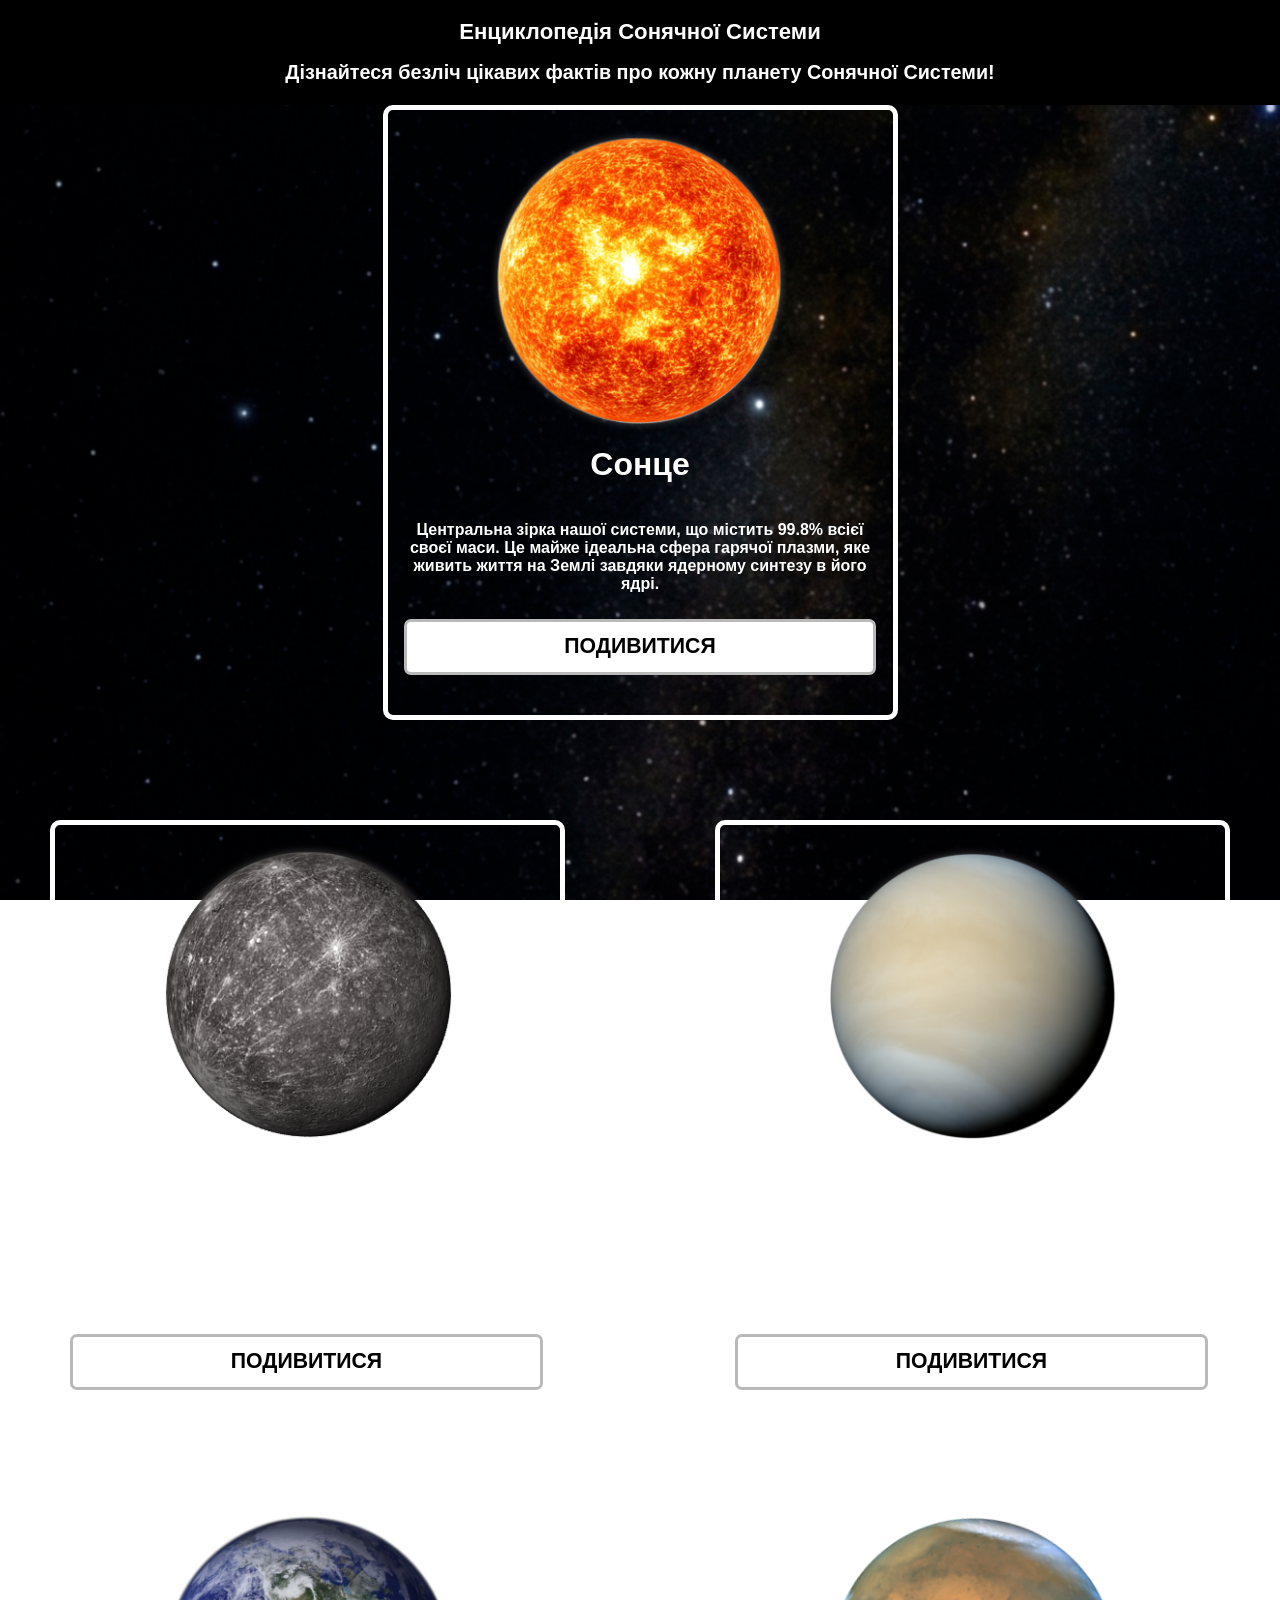
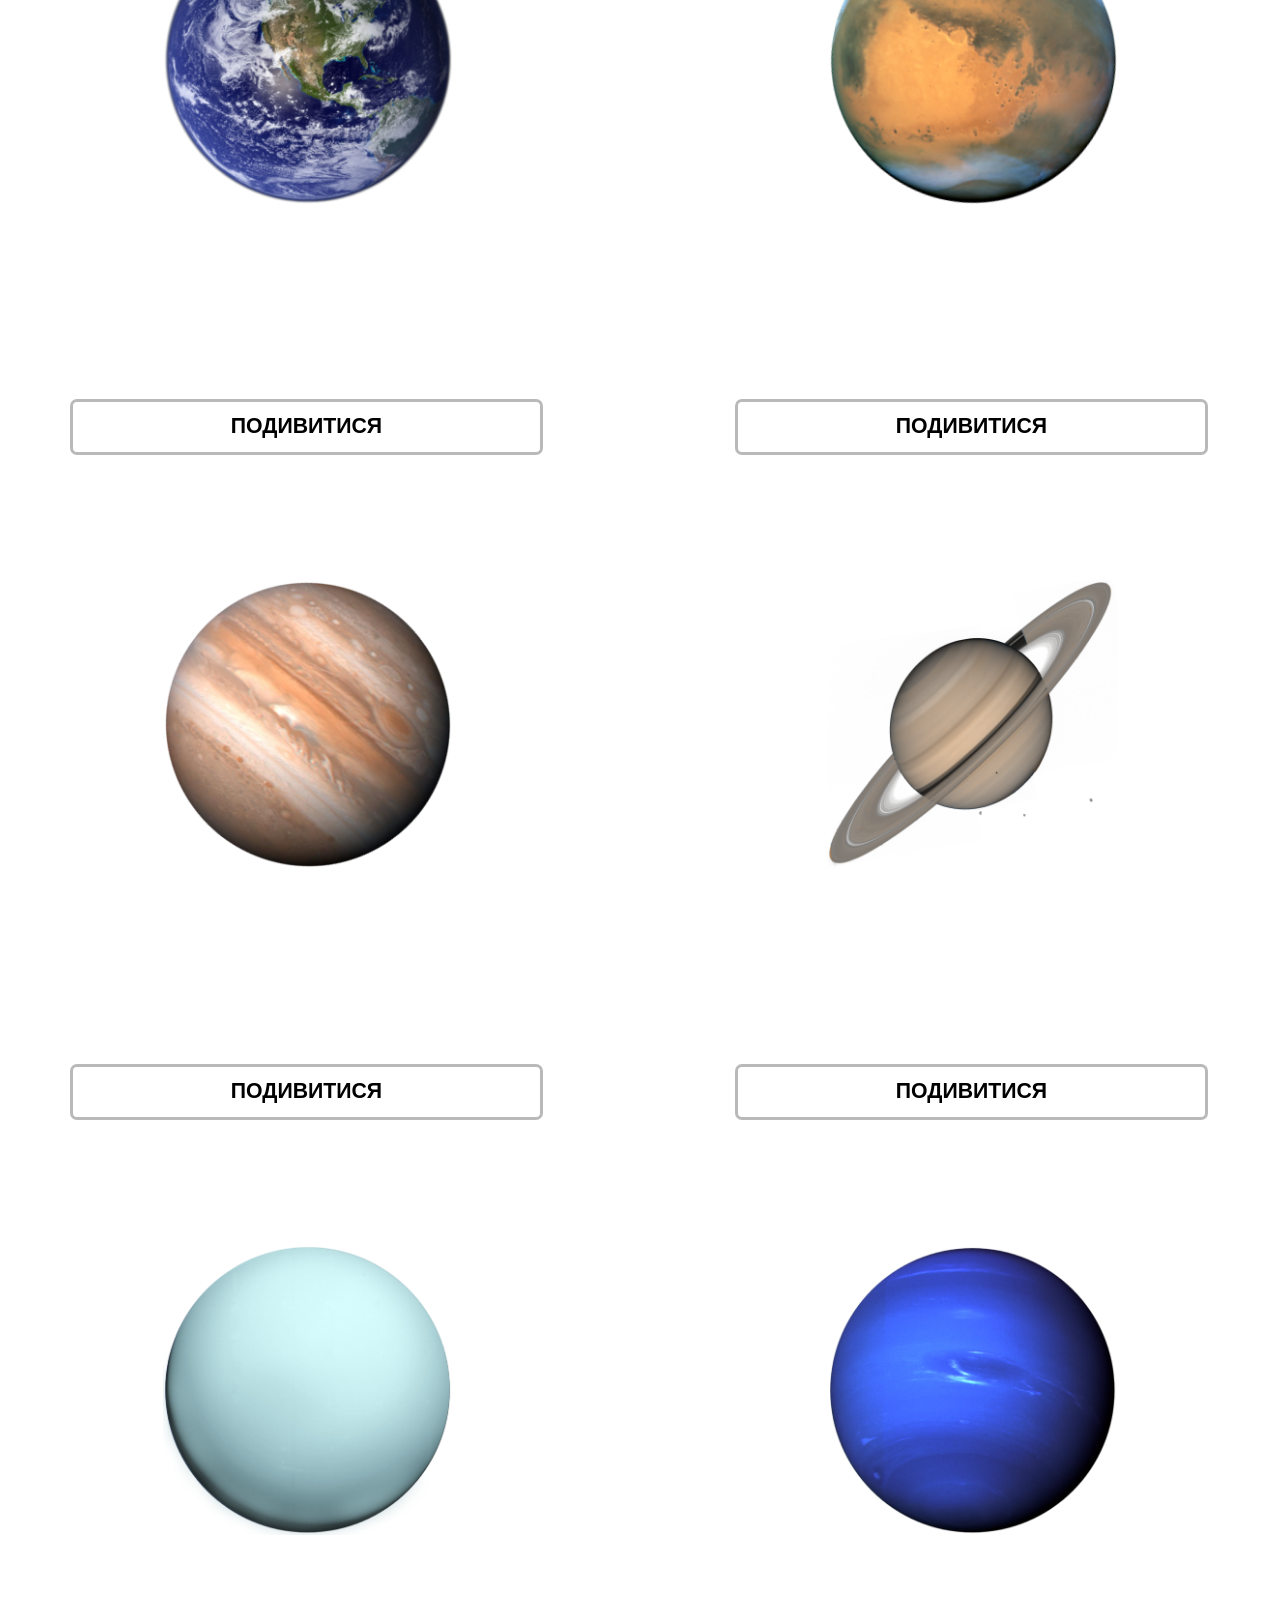
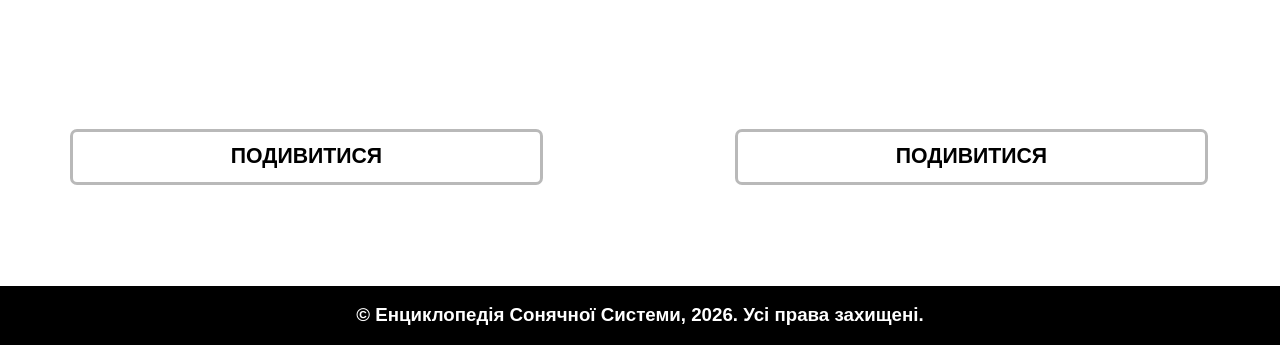
<file: index.html>
<!DOCTYPE html>
<html lang="uk">

<head>
    <meta charset="UTF-8">
    <meta name="viewport" content="width=device-width, initial-scale=1.0">
    <title> Енциклопедія Сонячної Системи | Головна </title>
    <link rel="stylesheet" href="main.css">
</head>

<body>
    <header>
        <h1> Енциклопедія Сонячної Системи </h1>
        <h2> Дізнайтеся безліч цікавих фактів про кожну планету Сонячної Системи! </h2>
    </header>

    <main>
        <div class="main-redirect-card">
            <img src="the-sun.png">
            <h1> Сонце </h1>
            <p> Центральна зірка нашої системи, що містить 99.8% всієї своєї маси. Це майже ідеальна сфера гарячої плазми, яке живить життя на Землі завдяки ядерному синтезу в його ядрі. </p>
            <div class="button">
                <a href="sun.html" class="btn-sun">ПОДИВИТИСЯ</a>
            </div>
        </div>

        <div class="redirect-card">
            <img src="mercury1.png">
            <h1> Меркурій </h1>
            <p> Найменша та найшвидша планета, що обертається навколо Сонця кожні 88 днів. Це світ екстремальних відчуттів, яка має масивне залізне ядро та перепади темпервтури понад 1000 градусів між днем і ніччю. </p>
            <div class="button">
                <a href="mercury.html" class="btn-mercury">ПОДИВИТИСЯ</a>
            </div>
        </div>

        <div class="redirect-card">
            <img src="venus1.png">
            <h1> Венера </h1>
            <p> "Злий близнюк" Землі. Схована за густими хмарами сірчаної кислоти. Венера страждає від парникового ефекту, завдяки якому поверхня планети така гаряча, що може розплавити свинець, а її атмосфера така щільна, що може розчавити підводний човен. </p>
            <div class="button">
                <a href="venus.html" class="btn-venus">ПОДИВИТИСЯ</a>
            </div>
        </div>

        <div class="redirect-card">
            <img src="earth1.png">
            <h1> Земля </h1>
            <p> Єдиний відомий світ, де існує життя, захищений ідеальною атмосферою та потужним магнітним полем. Це динамічний світ руху тевтонських плит і безмежних океанів. </p>
            <div class="button">
                <a href="earth.html" class="btn-earth">ПОДИВИТИСЯ</a>
            </div>
        </div>

        <div class="redirect-card">
            <img src="mars1.png">
            <h1> Марс </h1>
            <p> Холодний і пустинний світ, вкритий іржею із оксиду заліза. Марс - це дім для найвищих вулканів та найглибокіших каньйонів у Сонячній Системі, і ця планетв є головним обʼєктом колонізації людьми. </p>
            <div class="button">
                <a href="mars.html" class="btn-mars">ПОДИВИТИСЯ</a>
            </div>
        </div>

        <div class="redirect-card">
            <img src="jupiter1.png">
            <h1> Юпітер </h1>
            <p> Газовий гігант більш масивний ніж усі інші планети разом. Зі своєю культовою Великою Червоною Плямою та 95 супутниками, вона діє як космічний пилосос, захищаючи внутрішню Сонячну Систему від ударів астероїдів. </p>
            <div class="button">
                <a href="jupiter.html" class="btn-jupiter">ПОДИВИТИСЯ</a>
            </div>
        </div>

        <div class="redirect-card">
            <img src="saturn2.png">
            <h1> Сатурн </h1>
            <p> Знаменитий своєю вражаючою та складною кільцевою системою, яка зроблена із льоду та каміння. Сатурн - це найменш щільнв планета, така легка, що вона могла би плавати у великій ванні із водою. </p>
            <div class="button">
                <a href="saturn.html" class="btn-saturn">ПОДИВИТИСЯ</a>
            </div>
        </div>

        <div class="redirect-card">
            <img src="uranus1.png">
            <h1> Уран </h1>
            <p> Льодовий гігант, що обертається на боці, ймовірно через давнж зіткнення. Вона має найхолоднішу атмосферу у Сонячній Cистемі та система із 13 вертикальних кілець. </p>
            <div class="button">
                <a href="uranus.html" class="btn-uranus">ПОДИВИТИСЯ</a>
            </div>
        </div>

        <div class="redirect-card">
            <img src="neptune1.png">
            <h1> Нептун </h1>
            <p> Найвіддаленіша планета, темний та холодний світ під поривами надзвукових вітрів. Це була найперша планета, яка була знайдена за математичним прогнозом, а не телескопом. </p>
            <div class="button">
                <a href="neptune.html" class="btn-neptune">ПОДИВИТИСЯ</a>
            </div>
        </div>
    </main>

    <footer>
        <h3> © Енциклопедія Сонячної Системи, 2026. Усі права захищені. </h3>
    </footer>

</body>
</html>
</file>
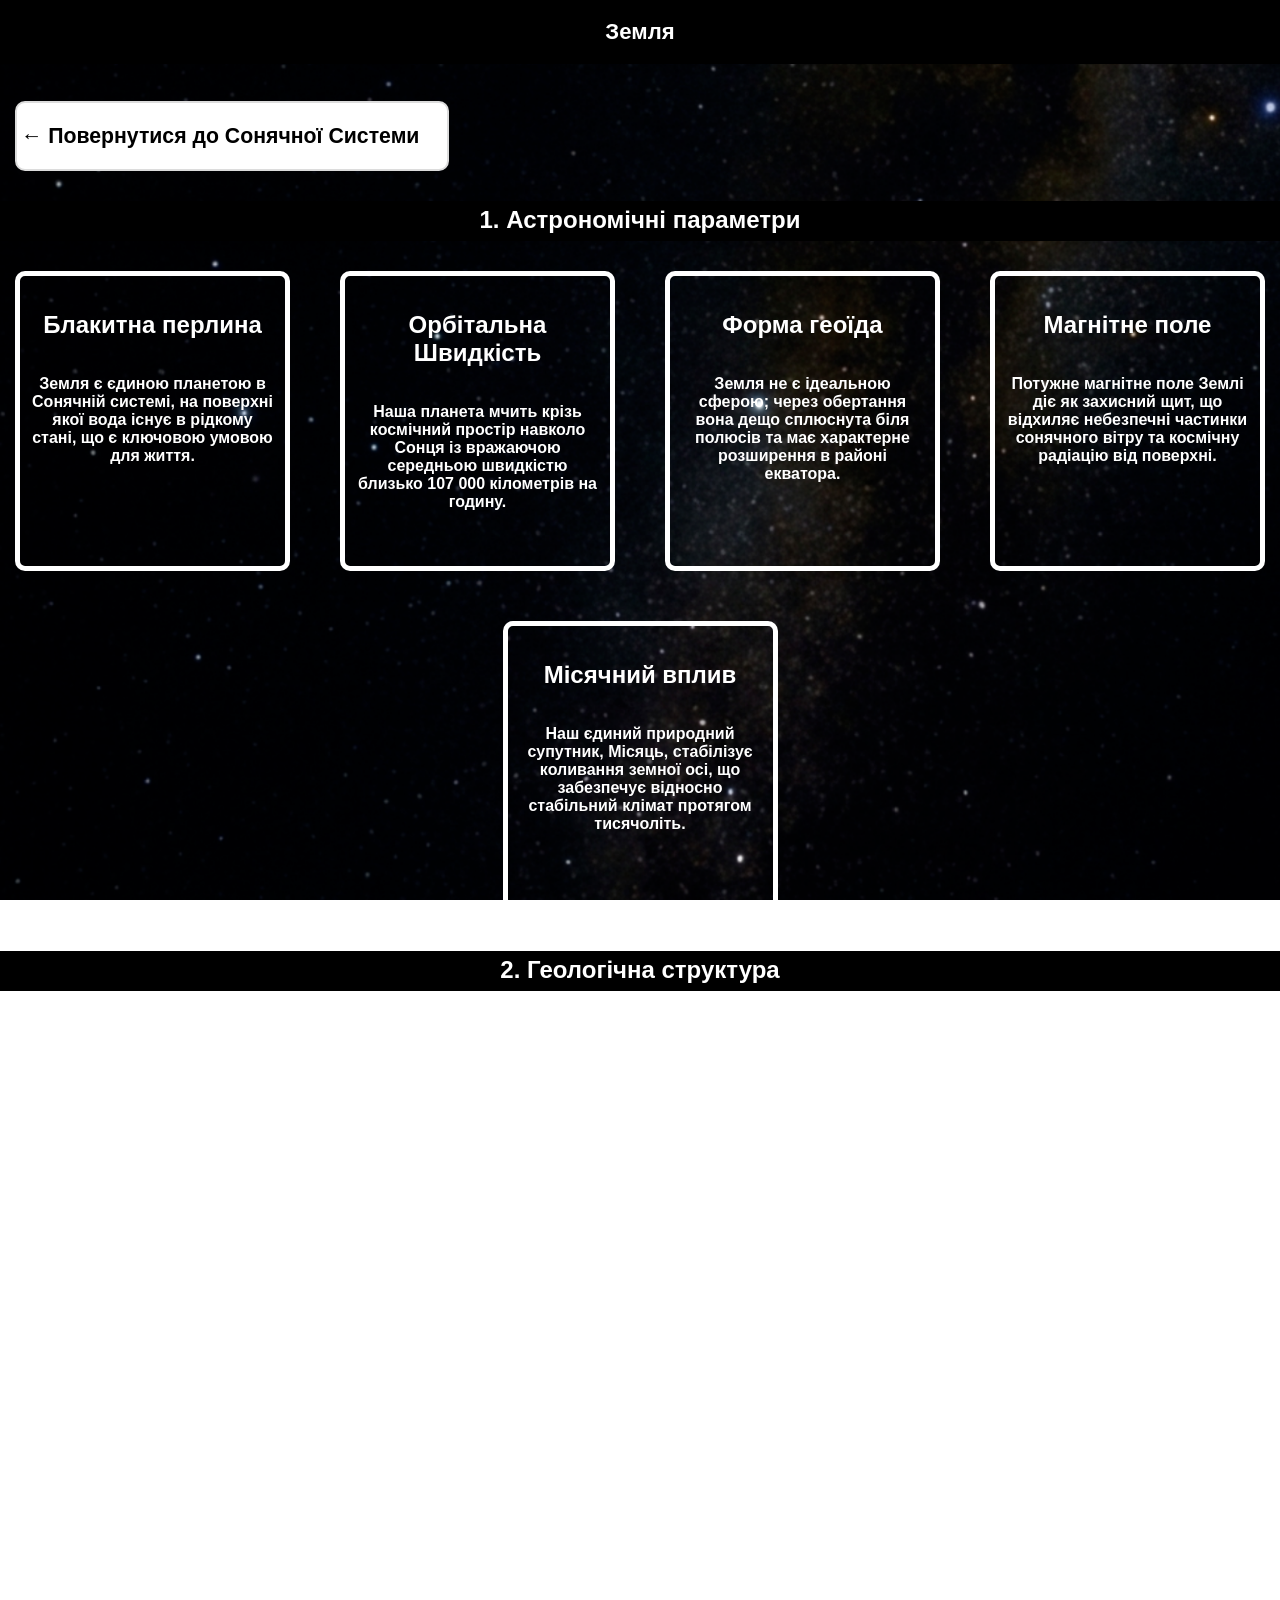
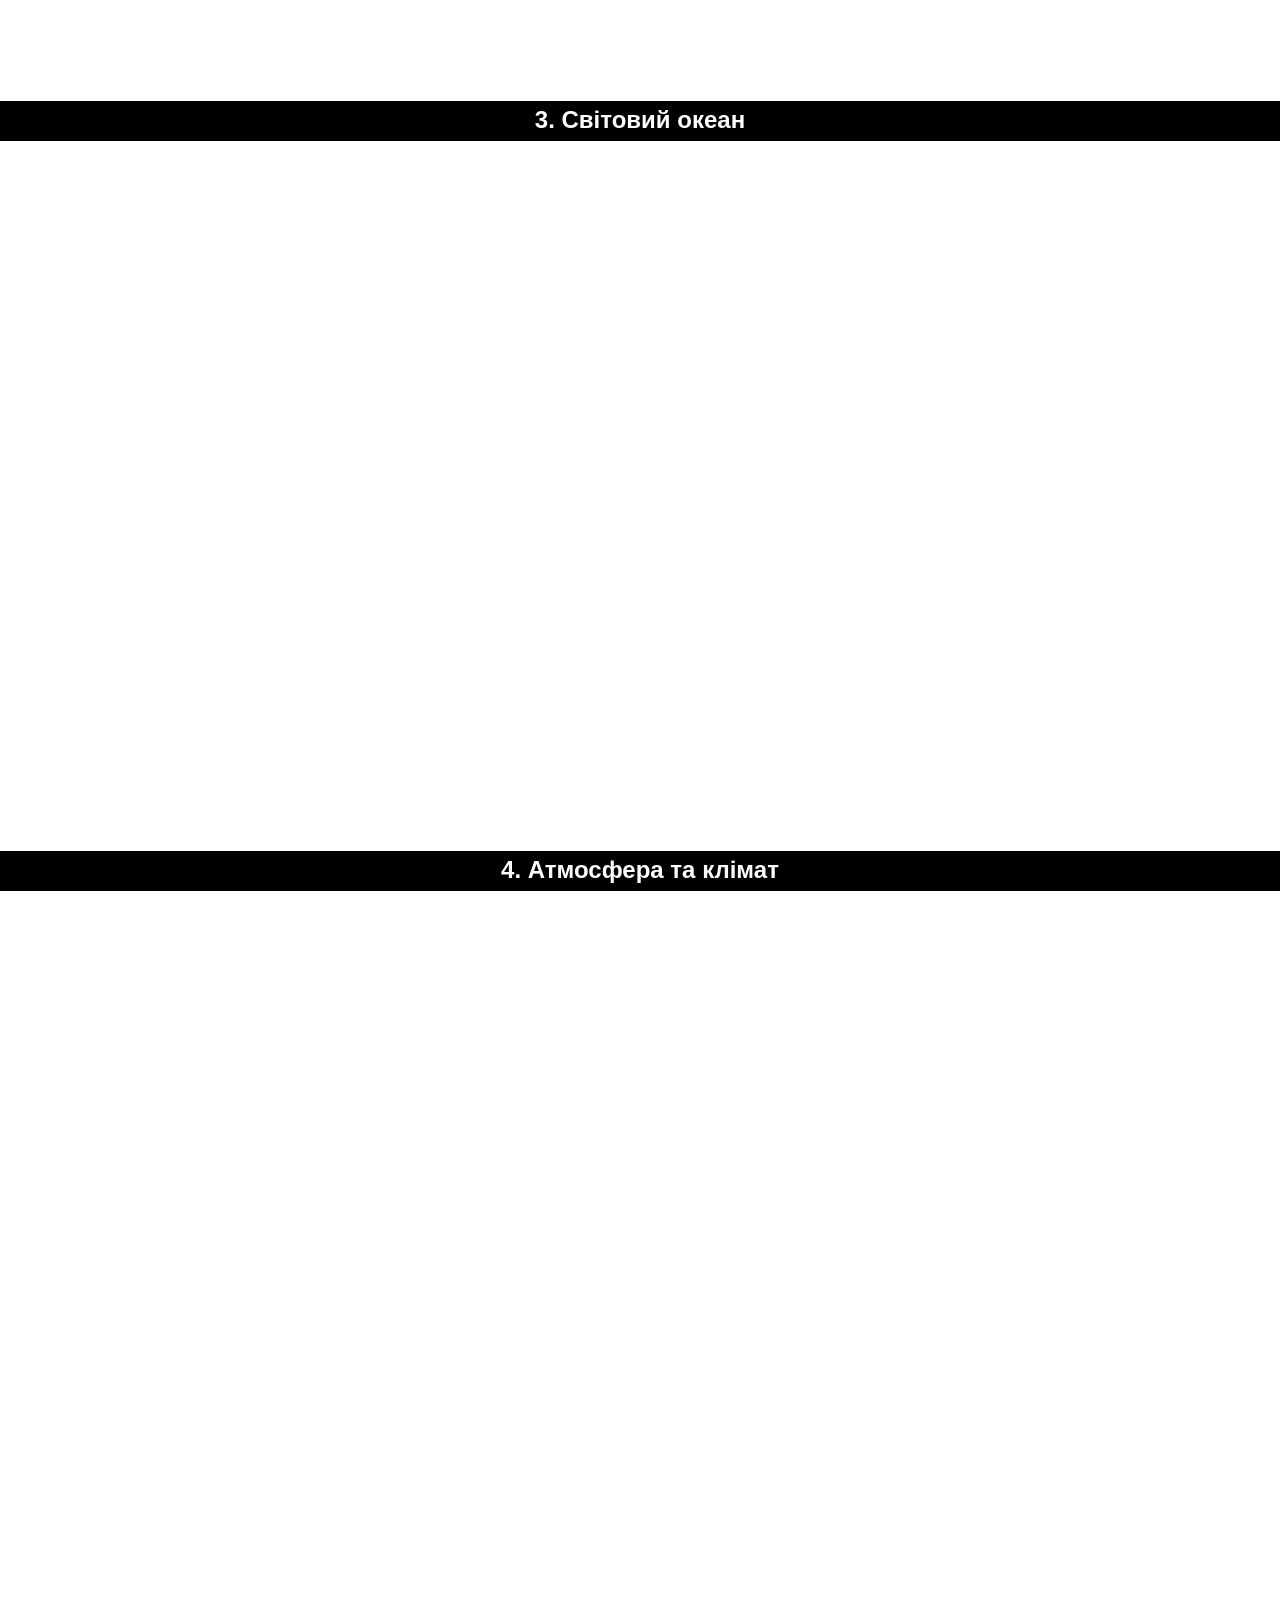
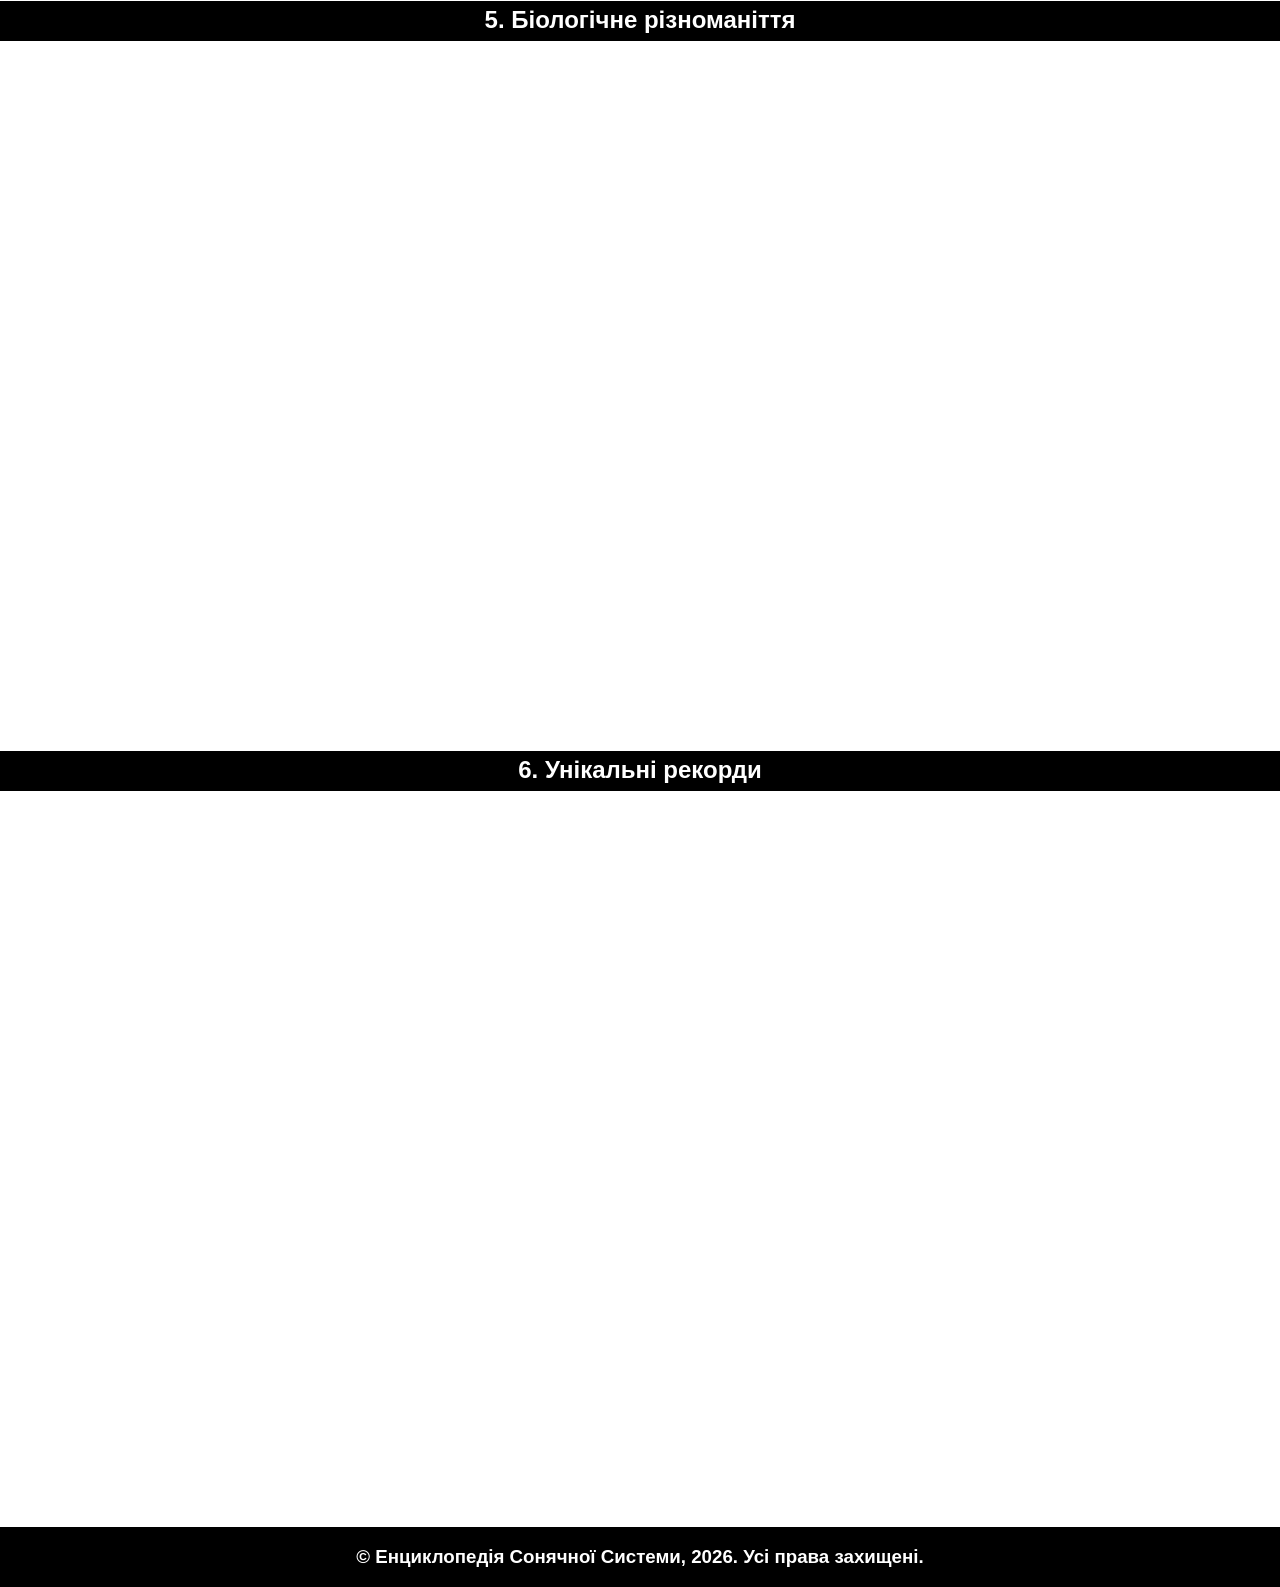
<file: earth.html>
<!DOCTYPE html>
<html lang="uk">

<head>
    <meta charset="UTF-8">
    <meta name="viewport" content="width=device-width, initial-scale=1.0">
    <title> Енциклопедія Сонячної Системи | Земля </title>
    <link rel="stylesheet" href="main.css">
</head>

<body>
    <header>
        <h1> Земля </h1>
    </header>

    <nav>
        <a href="index.html" class="go-back-btn">← Повернутися до Сонячної Системи</a>
    </nav>

    <div class="sticky-fact-theme">
        <h2>1. Астрономічні параметри</h2>
    </div>

    <div class="fact-container">
        <div class="fact">
            <h2>Блакитна перлина</h2>
            <p>Земля є єдиною планетою в Сонячній системі, на поверхні якої вода існує в рідкому стані, що є ключовою умовою для життя.</p>
        </div>

        <div class="fact">
            <h2>Орбітальна Швидкість</h2>
            <p>Наша планета мчить крізь космічний простір навколо Сонця із вражаючою середньою швидкістю близько 107 000 кілометрів на годину.</p>
        </div>

        <div class="fact">
            <h2>Форма геоїда</h2>
            <p>Земля не є ідеальною сферою; через обертання вона дещо сплюснута біля полюсів та має характерне розширення в районі екватора.</p>
        </div>

        <div class="fact">
            <h2>Магнітне поле</h2>
            <p>Потужне магнітне поле Землі діє як захисний щит, що відхиляє небезпечні частинки сонячного вітру та космічну радіацію від поверхні.
            <p>
        </div>

        <div class="fact">
            <h2>Місячний вплив</h2>
            <p>Наш єдиний природний супутник, Місяць, стабілізує коливання земної осі, що забезпечує відносно стабільний клімат протягом тисячоліть.</p>
        </div>
    </div>

    <div class="sticky-fact-theme">
        <h2>2. Геологічна структура</h2>
    </div>

    <div class="fact-container">
        <div class="fact">
            <h2>Залізне ядро</h2>
            <p>Внутрішне ядро Землі складається переважно з твердого заліза та нікелю, а його температура сягає неймовірних 6000 градусів Цельсія.</p>
        </div>

        <div class="fact">
            <h2>Тектонічні плити</h2>
            <p>Літосфера розділена на величезні плити, які постійно рухаються, створюючи гори, спричиняючи землетруси та змінюючи обриси континентів.</p>
        </div>

        <div class="fact">
            <h2>Найвища вершина</h2>
            <p>Хоча Еверест вважається найвищим над рівнем моря, вулкан Чимборасо в Еквадорі знаходиться найближче до зірок через екваторіальну опуклість.</p>
        </div>

        <div class="fact">
            <h2>Переробка кори</h2>
            <p>Океанічна кора постійно оновлюється в зонах розломів і занурюється в мантію, через що вона значно молодша за континентальну кору.</p>
        </div>

        <div class="fact">
            <h2>Вукланічна активінсть</h2>
            <p>Близько 90% усієї вулканічної активності на планеті відбувається на дні океанів, залишаючись непомітною для більшості жителів суші.</p>
        </div>
    </div>

    <div class="sticky-fact-theme">
        <h2>3. Світовий океан</h2>
    </div>

    <div class="fact-container">
        <div class="fact">
            <h2>Водний світ</h2>
            <p>Світовий океан покриває приблизно 71% поверхні Землі, при цьому люди дослідили лише близько 5% цих величезних підводних територій.</p>
        </div>

        <div class="fact">
            <h2>Глибинна безодня</h2>
            <p>Маріанська западина є найглибшою точкою планети, сягаючи майже 11 кілометрів вниз, де тиск у тисячу разів перевищує атмосферний.</p>
        </div>

        <div class="fact">
            <h2>Гірський хребет</h2>
            <p>Найдовша гірська система Землі знаходиться під водою; це Серединно-океанічний хребет, що тягнеться на понад 65 000 кілометрів.</p>
        </div>

        <div class="fact">
            <h2>Запаси солі</h2>
            <p>Якщо витягти всю сіль з океанів і рівномірно розподілити її по суші, вона утворить шар товщиною понад 150 метрів по всій планеті.</p>
        </div>

        <div class="fact">
            <h2>Кисневий донор</h2>
            <p>Більшу частину кисню в атмосфері виробляють не ліси, а океанічний фітопланктон у процесі фотосинтезу під сонячним світлом.</p>
        </div>
    </div>

    <div class="sticky-fact-theme">
        <h2>4. Атмосфера та клімат</h2>
    </div>

    <div class="fact-container">
        <div class="fact">
            <h2>Азотна суміш</h2>
            <p>На відміну від інших планет, наша атмосфера складається на 78% з азоту та 21% з кисню, що є ідеальним балансом для біологічного життя.</p>
        </div>

        <div class="fact">
            <h2>Озоновий шар</h2>
            <p>Стратосферний озоновий шар поглинає до 99% шкідливого ультрафіолетового випромінювання Сонця, захищаючи клітини організмів від руйнування.</p>
        </div>

        <div class="fact">
            <h2>Парниковий ефект</h2>
            <p>Без природного парникового ефекту середня температура на Землі становила б близько мінус 18 градусів, що зробило б її крижаною пустелею.</p>
        </div>

        <div class="fact">
            <h2>Тропосфера</h2>
            <p>Майже вся водяна пара та хмари зосереджені в найнижчому шарі атмосфери — тропосфері, де й формуються всі погодні явища та циклони.</p>
        </div>

        <div class="fact">
            <h2>Космічний пил</h2>
            <p>Щодня на Землю падає до 100 тонн космічного пилу та мікрометеоритів, більшість з яких згоряє в атмосфері, не досягаючи поверхні.</p>
        </div>
    </div>

    <div class="sticky-fact-theme">
        <h2>5. Біологічне різноманіття</h2>
    </div>

    <div class="fact-container">
        <div class="fact">
            <h2>Мільйони видів</h2>
            <p>Вчені описали понад 1,5 мільйона видів живих істот, проте за оцінками, ще мільйони видів у джунглях та океанах чекають на відкриття.</p>
        </div>

        <div class="fact">
            <h2>Екстремофіли</h2>
            <p>Життя на Землі існує навіть у найсуворіших умовах: від киплячих гідротермальних джерел до льодовиків Антарктиди та радіоактивних зон.</p>
        </div>

        <div class="fact">
            <h2>Грибні мережі</h2>
            <p>Під лісовим ґрунтом розкинулися гігантські мережі грибниці, які з’єднують дерева в єдину систему для обміну поживними речовинами та даними.</p>
        </div>

        <div class="fact">
            <h2>Біомаса бактерій</h2>
            <p>Загальна маса всіх мікроскопічних бактерій на планеті значно перевищує масу всіх людей, тварин та птахів, разом узятих.</p>
        </div>

        <div class="fact">
            <h2>П'ять вимирань</h2>
            <p>За історію Землі відбулося п'ять масових вимирань, під час яких зникало до 95% видів, що давало поштовх для нових форм еволюції.</p>
        </div>
    </div>

    <div class="sticky-fact-theme">
        <h2>6. Унікальні рекорди</h2>
    </div>

    <div class="fact-container">
        <div class="fact">
            <h2>Антарктичний лід</h2>
            <p>Антарктида містить близько 70% запасів прісної води планети та 90% усього льоду, товщина якого місцями перевищує чотири кілометри.</p>
        </div>

        <div class="fact">
            <h2>Пустеля Атакама</h2>
            <p>Це найпосушливіше місце на планеті; у деяких частинах цієї пустелі в Чилі дощів не фіксували протягом кількох століть поспіль.</p>
        </div>

        <div class="fact">
            <h2>Магнітні полюси</h2>
            <p>Магнітні полюси Землі не є статичними; вони постійно рухаються і за мільйони років неодноразово повністю мінялися місцями.</p>
        </div>

        <div class="fact">
            <h2>Швидкість обертання</h2>
            <p>Через гравітаційний вплив Місяця обертання Землі поступово сповільнюється, що подовжує кожну добу приблизно на 1,7 мілісекунди на століття.</p>
        </div>

        <div class="fact">
            <h2>Золотий вміст</h2>
            <p>У ядрі нашої планети міститься стільки золота, що ним можна було б покрити всю поверхню Землі шаром товщиною майже в пів метра.</p>
        </div>
    </div>
    </main>

    <footer>
        <h3>© Енциклопедія Сонячної Системи, 2026. Усі права захищені. </h3>
    </footer>

</body>
</html>
</file>
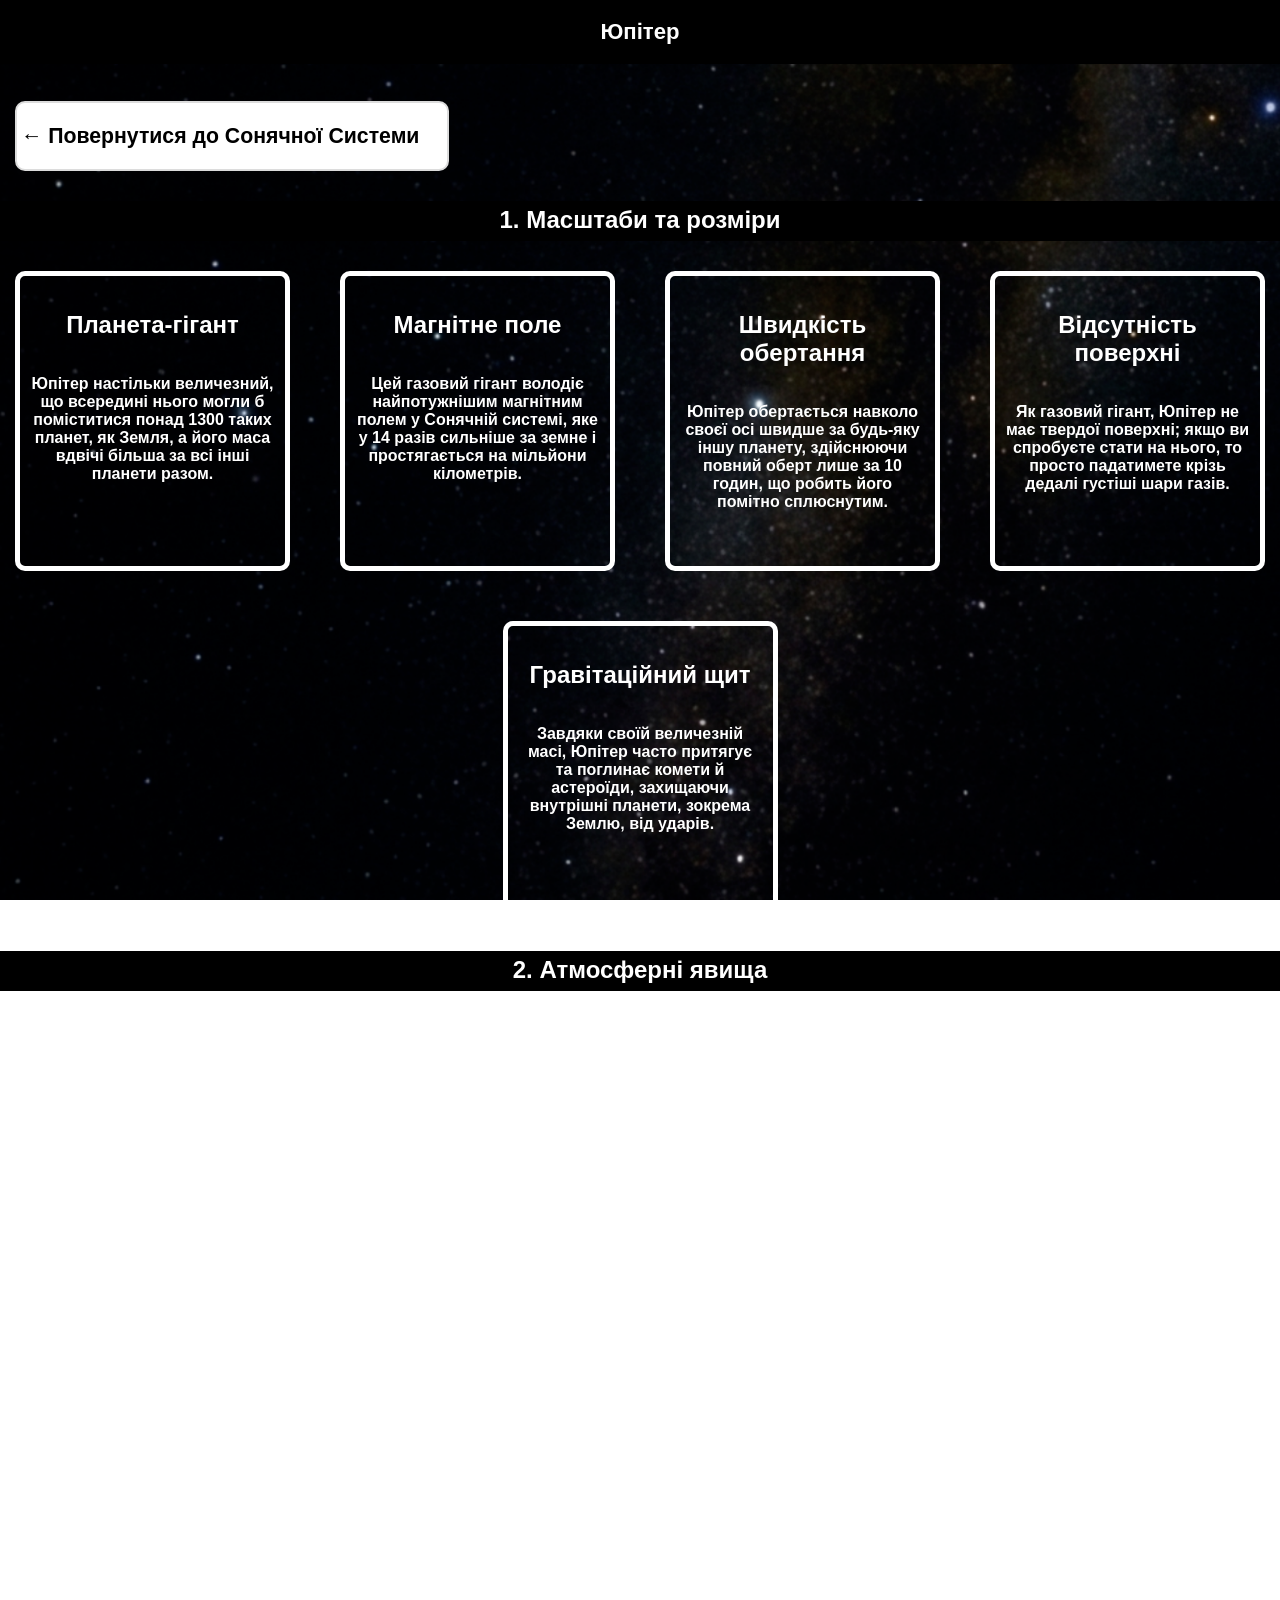
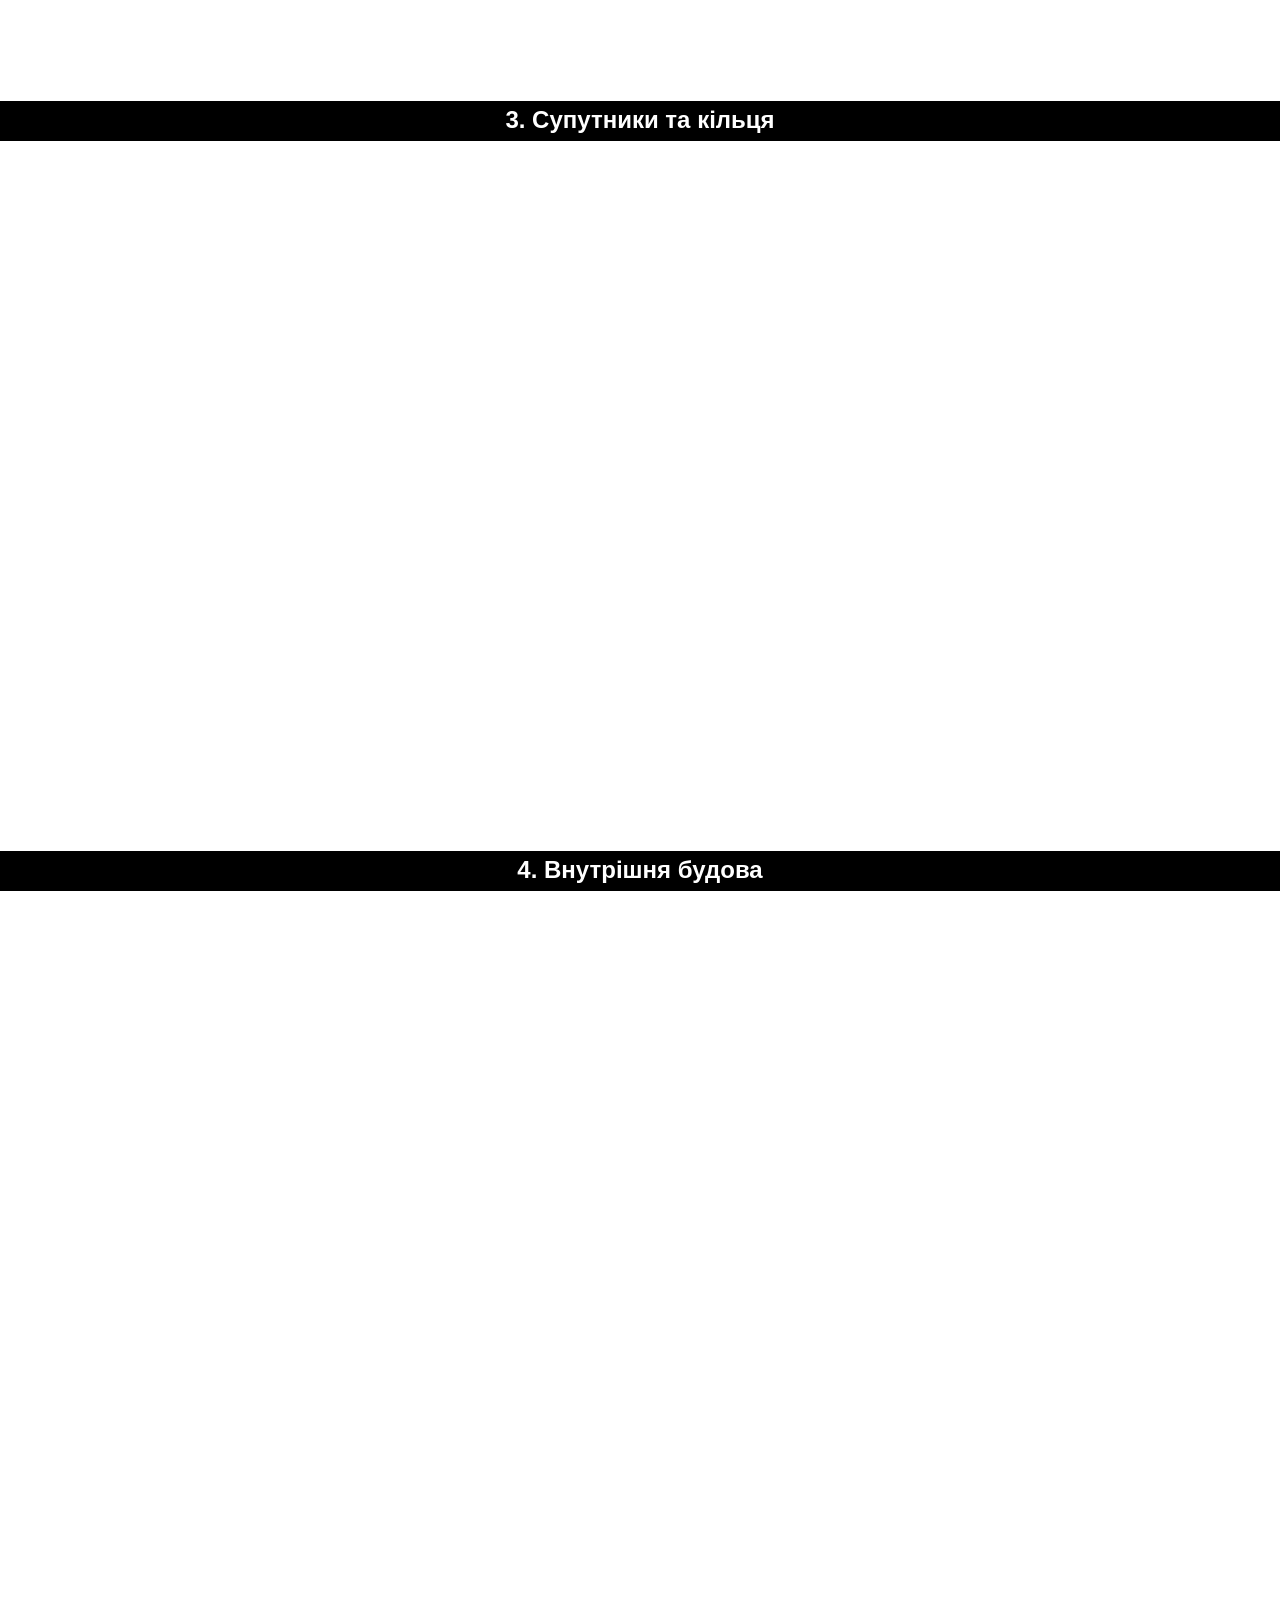
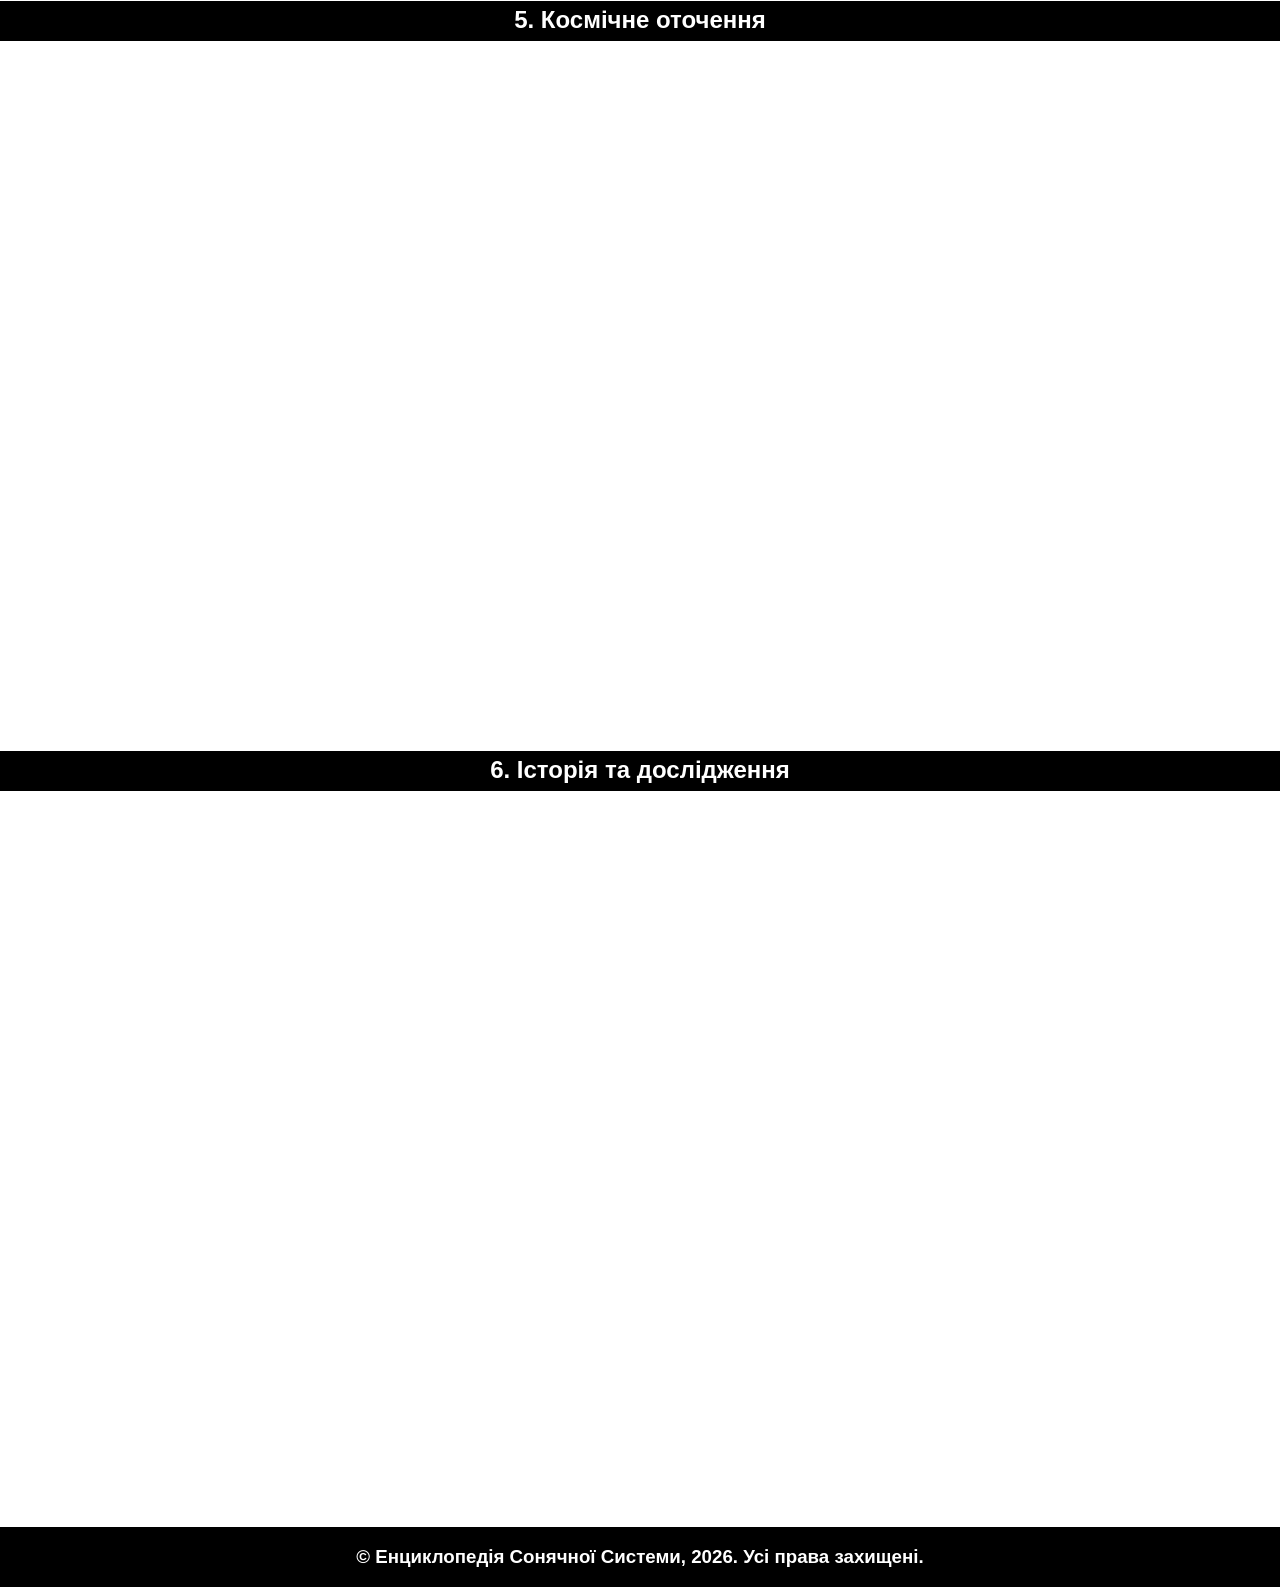
<file: jupiter.html>
<!DOCTYPE html>
<html lang="uk">

<head>
    <meta charset="UTF-8">
    <meta name="viewport" content="width=device-width, initial-scale=1.0">
    <title> Енциклопедія Сонячної Системи | Юпітер </title>
    <link rel="stylesheet" href="main.css">
</head>

<body> 
    <header>
        <h1> Юпітер </h1>
    </header>

    <nav>
        <a href="index.html" class="go-back-btn">← Повернутися до Сонячної Системи</a>
    </nav>

    <div class="sticky-fact-theme">
        <h2>1. Масштаби та розміри</h2>
    </div>

    <div class="fact-container">
        <div class="fact">
            <h2>Планета-гігант</h2>
            <p>Юпітер настільки величезний, що всередині нього могли б поміститися понад 1300 таких планет, як Земля, а його маса вдвічі більша за всі інші планети разом.</p>
        </div>

        <div class="fact">
            <h2>Магнітне поле</h2>
            <p>Цей газовий гігант володіє найпотужнішим магнітним полем у Сонячній системі, яке у 14 разів сильніше за земне і простягається на мільйони кілометрів.</p>
        </div>

        <div class="fact">
            <h2>Швидкість обертання</h2>
            <p>Юпітер обертається навколо своєї осі швидше за будь-яку іншу планету, здійснюючи повний оберт лише за 10 годин, що робить його помітно сплюснутим.</p>
        </div>

        <div class="fact">
            <h2>Відсутність поверхні</h2>
            <p>Як газовий гігант, Юпітер не має твердої поверхні; якщо ви спробуєте стати на нього, то просто падатимете крізь дедалі густіші шари газів.</p>
        </div>

        <div class="fact">
            <h2>Гравітаційний щит</h2>
            <p>Завдяки своїй величезній масі, Юпітер часто притягує та поглинає комети й астероїди, захищаючи внутрішні планети, зокрема Землю, від ударів.</p>
        </div>
    </div>

    <div class="sticky-fact-theme">
        <h2>2. Атмосферні явища</h2>
    </div>

    <div class="fact-container">
        <div class="fact">
            <h2>Велика червона пляма</h2>
            <p>Цей антициклонічний шторм вирує на Юпітері вже понад 300 років і є настільки великим, що може легко поглинути цілу планету розміром із Землю.</p>
        </div>

        <div class="fact">
            <h2>Кольорові смуги</h2>
            <p>Видимі смуги на планеті створені потужними вітрами та різним хімічним складом хмар, де світлі зони — це висхідні гази, а темні — низхідні потоки.</p>
        </div>

        <div class="fact">
            <h2>Склад атмосфери</h2>
            <p>Атмосфера Юпітера складається переважно з водню та гелію, що робить його склад дуже схожим на склад зірки, хоча йому бракує маси для термоядерних реакцій.</p>
        </div>

        <div class="fact">
            <h2>Суперблискавка</h2>
            <p>Грози на Юпітері набагато потужніші за земні, а блискавки в його хмарах можуть мати енергію, що в тисячу разів перевищує будь-яку розряд на нашій планеті.</p>
        </div>

        <div class="fact">
            <h2>Аміачні хмари</h2>
            <p>Верхні шари атмосфери містять кристали замороженого аміаку, які надають планеті характерних пастельних відтінків білого, коричневого та жовтого кольорів.</p>
        </div>
    </div>

    <div class="sticky-fact-theme">
        <h2>3. Супутники та кільця</h2>
    </div>

    <div class="fact-container">
        <div class="fact">
            <h2>Галілеєві місяці</h2>
            <p>Юпітер має чотири величезні супутники — Іо, Європу, Ганімед та Каллісто, які були відкриті Галілео Галілеєм ще у 1610 році за допомогою простого телескопа.</p>
        </div>

        <div class="fact">
            <h2>Ганімед</h2>
            <p>Це найбільший супутник у Сонячній системі; він навіть більший за планету Меркурій і є єдиним супутником, який має власне стабільне магнітне поле.</p>
        </div>

        <div class="fact">
            <h2>Вулканічна Іо</h2>
            <p>Супутник Іо є найбільш геологічно активним об'єктом у системі, на поверхні якого постійно вивергаються сотні вулканів, що викидають сірку на висоту кілометрів.</p>
        </div>

        <div class="fact">
            <h2>Океан Європи</h2>
            <p>Під крижаною корою супутника Європа знаходиться величезний океан рідкої води, який, на думку вчених, є одним із найперспективніших місць для пошуку позаземного життя.</p>
        </div>

        <div class="fact">
            <h2>ґсистема кілець</h2>
            <p>На відміну від Сатурна, Юпітер має дуже тонкі та слабкі кільця з пилу, які майже неможливо побачити із Землі навіть у найпотужніші оптичні прилади.</p>
        </div>
    </div>

    <div class="sticky-fact-theme">
        <h2>4. Внутрішня будова</h2>
    </div>

    <div class="fact-container">
        <div class="fact">
            <h2>Металевий водень</h2>
            <p>Глибоко всередині планети тиск настільки високий, що водень переходить у рідкий металевий стан, який і відповідає за створення потужного магнітного поля.</p>
        </div>

        <div class="fact">
            <h2>Внутрішнє тепло</h2>
            <p>Юпітер випромінює у космос приблизно вдвічі більше енергії, ніж отримує від Сонця, що свідчить про наявність значних внутрішніх джерел тепла від стиснення.</p>
        </div>

        <div class="fact">
            <h2>Загадкове ядро</h2>
            <p>Вчені досі сперечаються, чи має Юпітер тверде кам'яне ядро, чи воно є розмитим і складається з суміші важких елементів та металевого водню в центрі.</p>
        </div>

        <div class="fact">
            <h2>Радіовипромінювання</h2>
            <p>Планета є надзвичайно потужним джерелом природних радіохвиль, які настільки сильні, що їх можна зафіксувати навіть за допомогою аматорських радіоантен на Землі.</p>
        </div>

        <div class="fact">
            <h2>Ефект стиснення</h2>
            <p>Через власну гравітацію Юпітер щороку стискається приблизно на два сантиметри, оскільки він продовжує охолоджуватися з моменту свого формування мільярди років тому.</p>
        </div>
    </div>

    <div class="sticky-fact-theme">
        <h2>5. Космічне оточення</h2>
    </div>

    <div class="fact-container">
        <div class="fact">
            <h2>Троянські астероїди</h2>
            <p>На орбіті Юпітера існують дві великі групи астероїдів, що рухаються попереду та позаду нього в особливих точках Лагранжа, подорожуючи разом із ним навколо Сонця.</p>
        </div>

        <div class="fact">
            <h2>Радіаційний пояс</h2>
            <p>Навколо планети існує зона інтенсивної радіації, яка настільки смертоносна, що може вивести з ладу електроніку космічного апарата за лічені години перебування.</p>
        </div>

        <div class="fact">
            <h2>Полярні сяйва</h2>
            <p>Юпітер має постійні та неймовірно яскраві полярні сяйва на обох полюсах, які набагато масштабніші за земні та живляться зарядженими частинками від його супутників.</p>
        </div>

        <div class="fact">
            <h2>Вплив на орбіти</h2>
            <p>Своєю масою Юпітер постійно впливає на орбіти інших об'єктів, зокрема він може викидати комети із внутрішньої Сонячної системи або змінювати траєкторії астероїдів.</p>
        </div>

        <div class="fact">
            <h2>Центр мас</h2>
            <p>Через величезну масу Юпітера, спільний центр мас між ним і Сонцем знаходиться за межами сонячної поверхні, що змушує саме Сонце трохи "коливатися" при русі.</p>
        </div>
    </div>

    <div class="sticky-fact-theme">
        <h2>6. Історія та дослідження</h2>
    </div>

    <div class="fact-container">
        <div class="fact">
            <h2>Місія "Піонер"</h2>
            <p>У 1973 році "Піонер-10" став першим космічним апаратом, який пролетів повз Юпітер, надіславши перші детальні знімки та вимірявши його небезпечні радіаційні пояси.</p>
        </div>

        <div class="fact">
            <h2>Зонд "Галілео"</h2>
            <p>Ця місія працювала на орбіті Юпітера вісім років і скинула спеціальний зонд у його атмосферу, який протримався близько години перед тим, як бути розчавленим тиском.</p>
        </div>

        <div class="fact">
            <h2>Сучасна "Юнона"</h2>
            <p>Космічний апарат "Юнона" з 2016 року досліджує внутрішню структуру планети, пролітаючи дуже близько до її хмар та передаючи унікальні дані про її склад та походження.</p>
        </div>

        <div class="fact">
            <h2>Зіткнення з Шумейкер-Леві 9</h2>
            <p>У 1994 році людство вперше спостерігало за зіткненням комети з Юпітером, наслідки якого залишили величезні чорні плями в його атмосфері на багато тижнів.</p>
        </div>

        <div class="fact">
            <h2>Давнє походження</h2>
            <p>Вважається, що Юпітер був першою планетою, яка сформувалася в Сонячній системі, і його ріст мав вирішальне значення для архітектури нашого космічного дому.</p>
        </div>
    </div>

    <footer>
        <h3>© Енциклопедія Сонячної Системи, 2026. Усі права захищені.</h3>
    </footer>

</body>
</html>
</file>
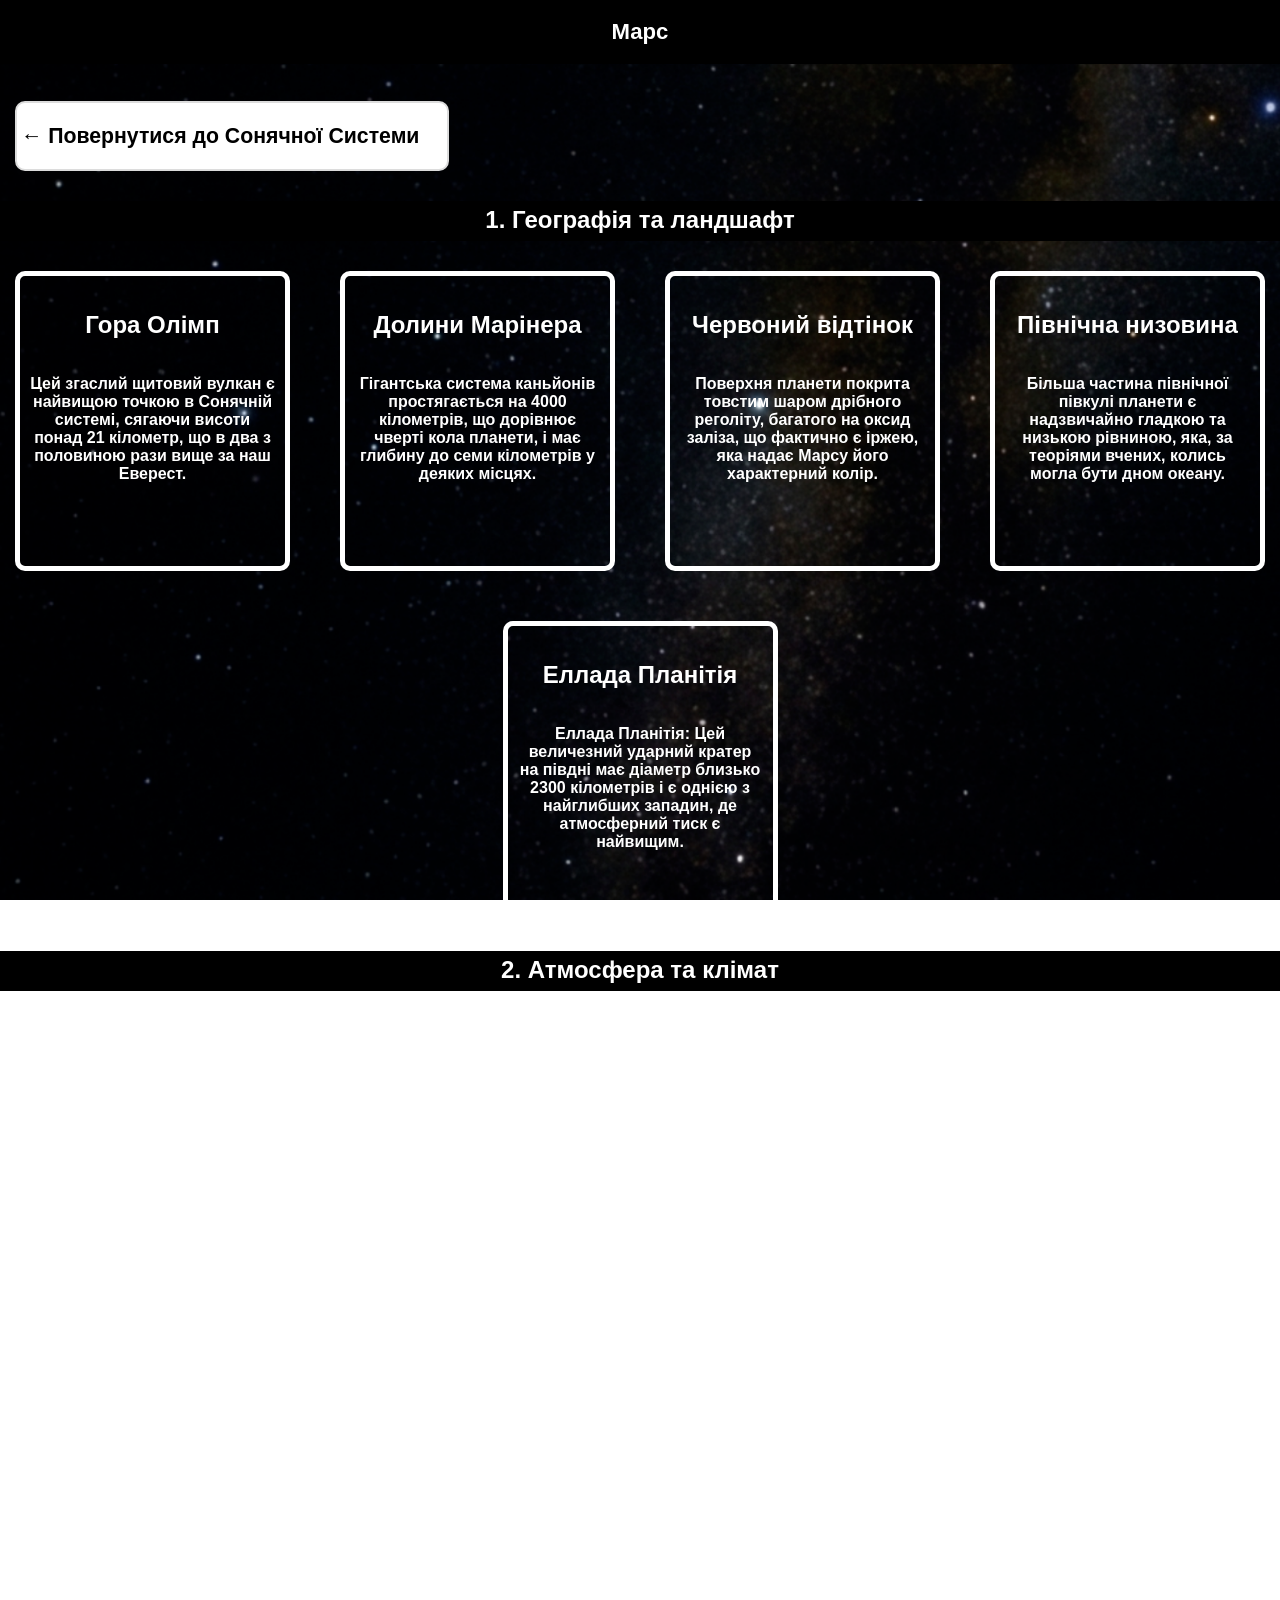
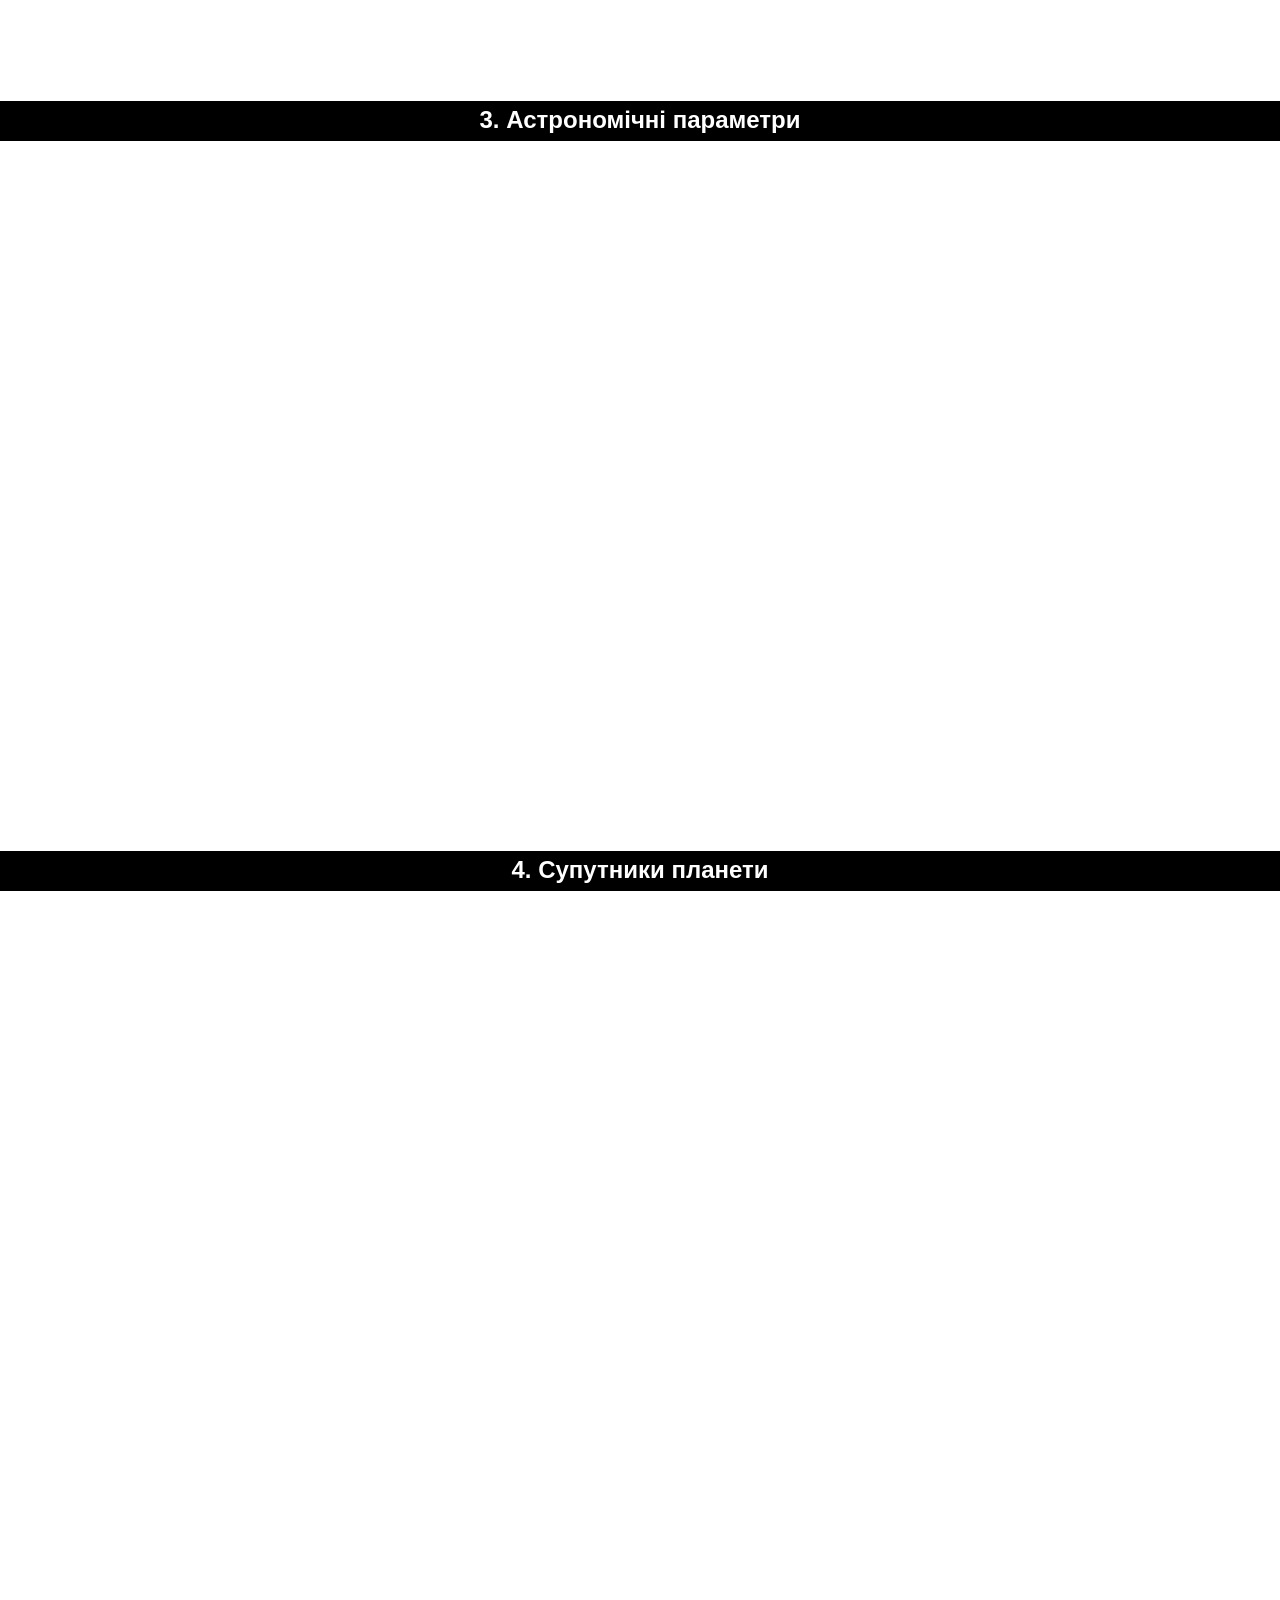
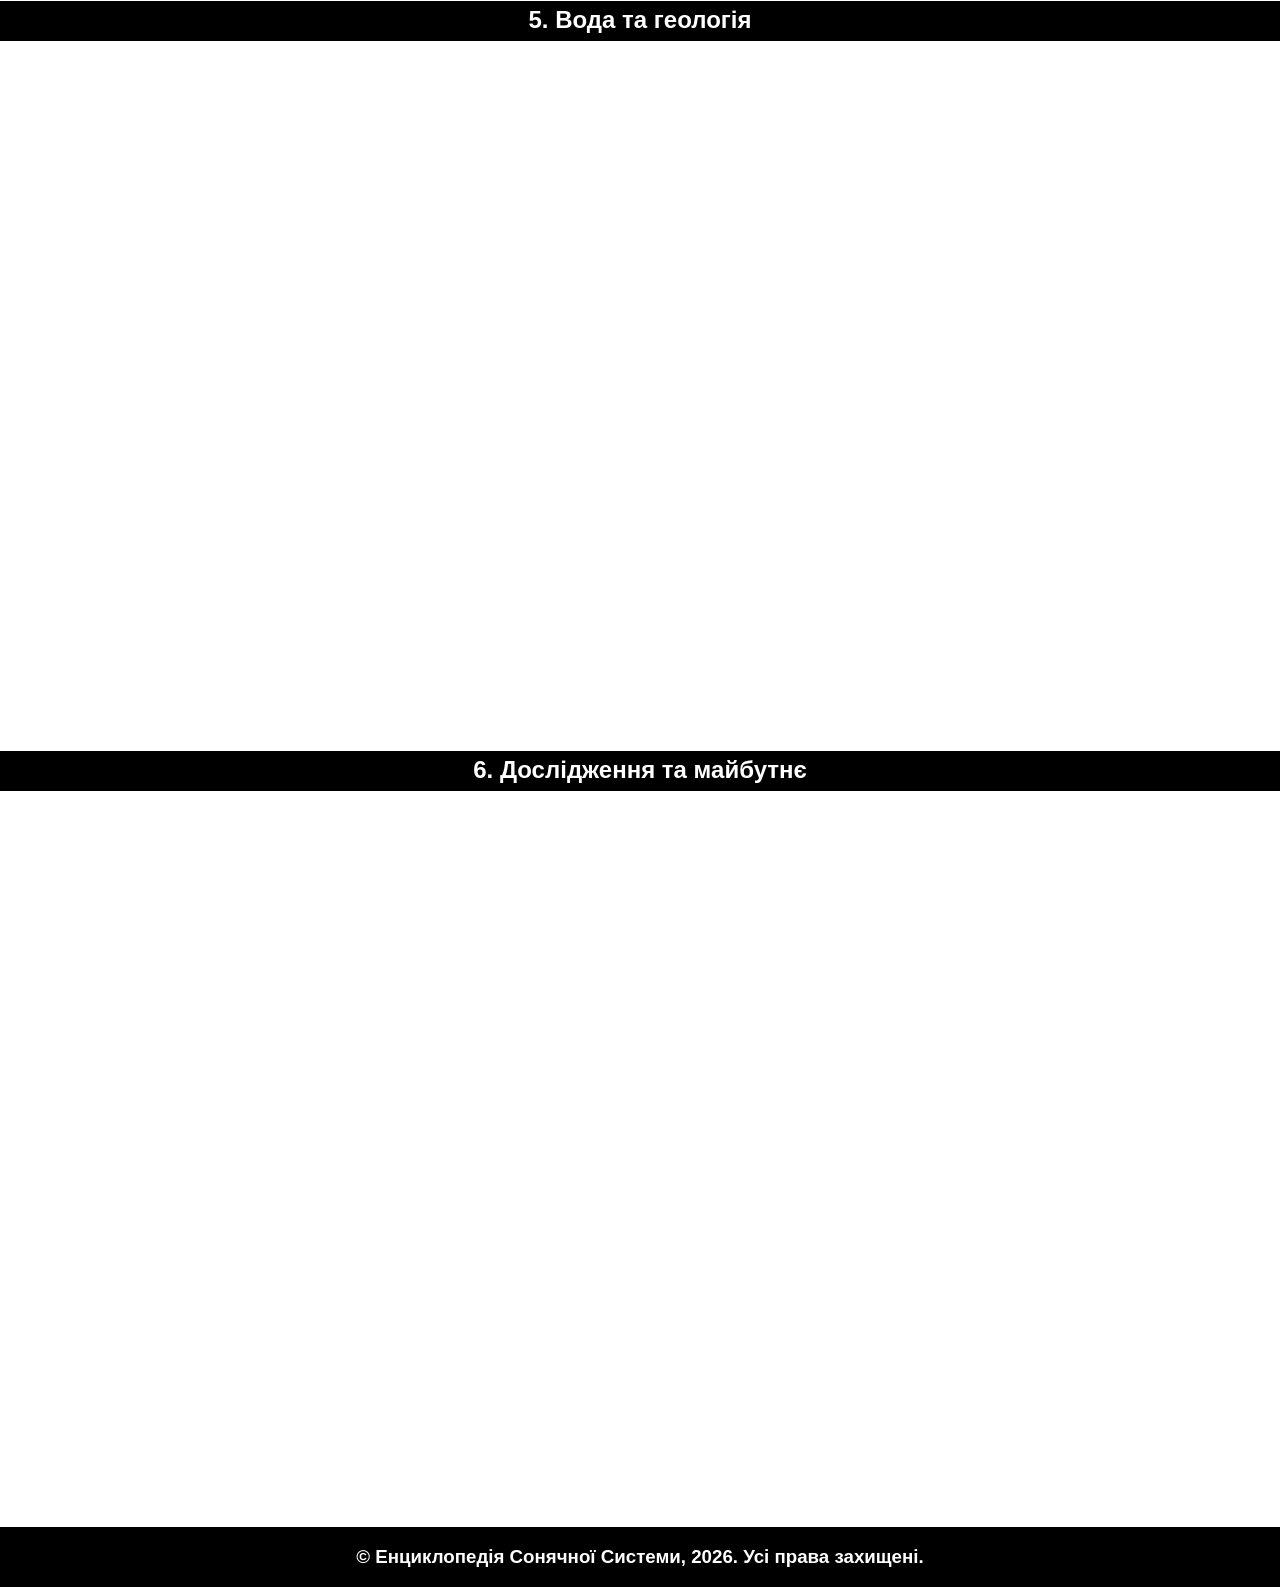
<file: mars.html>
<!DOCTYPE html>
<html lang="uk">
<head>
    <meta charset="UTF-8">
    <meta name="viewport" content="width=device-width, initial-scale=1.0">
    <title> Енциклопедія Сонячної Системи | Марс </title>
    <link rel="stylesheet" href="main.css">
</head>

<body>
    <header>
        <h1> Марс </h1>
    </header>

    <nav>
        <a href="index.html" class="go-back-btn">← Повернутися до Сонячної Системи</a>
    </nav>

        <div class="sticky-fact-theme">
            <h2>1. Географія та ландшафт</h2>
        </div>

        <div class="fact-container">
            <div class="fact">
                <h2>Гора Олімп</h2>
                <p>Цей згаслий щитовий вулкан є найвищою точкою в Сонячній системі, сягаючи висоти понад 21 кілометр, що в два з половиною рази вище за наш Еверест.</p>
            </div>

            <div class="fact">
                <h2>Долини Марінера</h2>
                <p>Гігантська система каньйонів простягається на 4000 кілометрів, що дорівнює чверті кола планети, і має глибину до семи кілометрів у деяких місцях.</p>
            </div>

            <div class="fact">
                <h2>Червоний відтінок</h2>
                <p>Поверхня планети покрита товстим шаром дрібного реголіту, багатого на оксид заліза, що фактично є іржею, яка надає Марсу його характерний колір.</p>
            </div>

            <div class="fact">
                <h2>Північна низовина</h2>
                <p>Більша частина північної півкулі планети є надзвичайно гладкою та низькою рівниною, яка, за теоріями вчених, колись могла бути дном океану.</p>
            </div>

            <div class="fact">
                <h2>Еллада Планітія</h2>
                <p>Еллада Планітія: Цей величезний ударний кратер на півдні має діаметр близько 2300 кілометрів і є однією з найглибших западин, де атмосферний тиск є найвищим.</p>
            </div>
        </div>

        <div class="sticky-fact-theme">
            <h2>2. Атмосфера та клімат</h2>
        </div>

        <div class="fact-container">
            <div class="fact">
                <h2>Склад повітря</h2>
                <p>Атмосфера Марса на 95% складається з вуглекислого газу, вона надзвичайно розріджена і має тиск, що становить менше 1% від земного показника.</p>
            </div>

            <div class="fact">
                <h2>Пилові бурі</h2>
                <p>На планеті регулярно виникають наймасштабніші пилові шторми в системі, які можуть охоплювати всю планету і тривати місяцями, закриваючи сонце.</p>
            </div>

            <div class="fact">
                <h2>Екстремальний холод</h2>
                <p>Через тонку атмосферу Марс не утримує тепло, тому середня температура становить -63°C, а вночі на полюсах вона може падати до -125°C.</p>
            </div>

            <div class="fact">
                <h2>Блакитні заходи</h2>
                <p>Через специфічне розсіювання світла дрібним пилом у розрідженій атмосфері, захід сонця для спостерігача на Марсі мав би виражений блакитний колір.</p>
            </div>

            <div class="fact">
                <h2>Хмари з льоду</h2>
                <p>Хоча атмосфера суха, на Марсі існують хмари, що складаються з кристалів водяного льоду або замерзлого вуглекислого газу, залежно від висоти.</p>
            </div>
        </div>

        <div class="sticky-fact-theme">
            <h2>3. Астрономічні параметри</h2>
        </div>

        <div class="fact-container">
            <div class="fact">
                <h2>Тривалість доби</h2>
                <p>Марсіанська доба, яку науковці називають "сол", триває 24 години 39 хвилин і 35 секунд, що дуже близько до звичного нам земного ритму життя.</p>
            </div>

            <div class="fact">
                <h2>Орбітальний період</h2>
                <p>Рік на Марсі триває майже вдвічі довше за земний — приблизно 687 днів, оскільки планета знаходиться значно далі від Сонця і рухається повільніше.</p>
            </div>

            <div class="fact">
                <h2>Зміна пір року</h2>
                <p>Марс має нахил осі приблизно 25 градусів, що призводить до зміни сезонів, подібних до земних, проте вони тривають майже вдвічі довше.</p>
            </div>

            <div class="fact">
                <h2>Слабка гравітація</h2>
                <p>Сила тяжіння на Марсі становить лише 38% від земної, тому людина, що важить 100 кг на Землі, відчуватиме там вагу лише у 38 кілограмів.</p>
            </div>

            <div class="fact">
                <h2>Відсутність поля</h2>
                <p>Марс не має глобального магнітного поля, через що сонячний вітер безперешкодно вимиває атмосферу в космос протягом мільярдів років історії.</p>
            </div>
        </div>

        <div class="sticky-fact-theme">
            <h2>4. Супутники планети</h2>
        </div>

        <div class="fact-container">
            <div class="fact">
                <h2>Фобос і cтрах</h2>
                <p>Більший супутник Фобос поступово наближається до планети і через 30-50 мільйонів років він буде розірваний гравітацією або впаде на поверхню Марса.</p>
            </div>

            <div class="fact">
                <h2>Деймос і смятіння</h2>
                <p>Менший супутник Деймос має дуже неправильну форму і обертається на великій відстані, виглядаючи з поверхні Марса як дуже яскрава зоря.</p>
            </div>

            <div class="fact">
                <h2>Захоплені астероїди</h2>
                <p>Більшість вчених вважає, що обидва місяці — це колишні астероїди, які мільярди років тому були захоплені гравітаційним полем червоної планети.</p>
            </div>

            <div class="fact">
                <h2>Швидкість Фобоса</h2>
                <p>Фобос обертається навколо Марса тричі за одну добу, тому він встигає двічі зійти і зайти за горизонт протягом одного марсіанського дня.</p>
            </div>

            <div class="fact">
                <h2>Малий розмір</h2>
                <p> Обидва супутники є крихітними порівняно з нашим Місяцем; Фобос має діаметр лише близько 22 кілометрів, що робить його схожим на велику скелю.</p>
            </div>
        </div>

        <div class="sticky-fact-theme">
            <h2>5. Вода та геологія</h2>
        </div>

        <div class="fact-container">
            <div class="fact">
                <h2>Полярні шапки</h2>
                <p>На полюсах Марса розташовані величезні поклади льоду, що складаються із суміші замерзлої води та сухого льоду, який випаровується влітку.</p>
            </div>

            <div class="fact">
                <h2>Річкові русла</h2>
                <p>На поверхні чітко видно розгалужені мережі висохлих річкових долин, що свідчить про наявність рідкої води та густої атмосфери в далекому минулому.</p>
            </div>

            <div class="fact">
                <h2>Підземний лід</h2>
                <p>Сучасні дослідження радарами підтвердили наявність величезних лінз водяного льоду глибоко під поверхнею, захищених шаром пилу від випаровування.</p>
            </div>

            <div class="fact">
                <h2>Солоні струмки</h2>
                <p>Вчені спостерігали сезонні темні смуги на схилах, які можуть бути слідами короткочасних потоків дуже солоної води, що не замерзає при низькій температурі.</p>
            </div>

            <div class="fact">
                <h2>Склад ядра</h2>
                <p>Вважається, що ядро Марса складається із заліза, нікелю та сірки, але воно вже давно охололо і стало твердим, що припинило роботу магнітного динамо.</p>
            </div>
        </div>

        <div class="sticky-fact-theme">
            <h2>6. Дослідження та майбутнє</h2>
        </div>

        <div class="fact-container">
            <div class="fact">
                <h2>Перша посадка</h2>
                <p>Станція "Вікінг-1" у 1976 році стала першим апаратом, який успішно здійснив м'яку посадку та передав на Землю панорамні знімки поверхні планети.</p>
            </div>

            <div class="fact">
                <h2>Марсохід Curiosity</h2>
                <p>Цей великий робот розміром з автомобіль працює в кратері Гейл з 2012 року, досліджуючи хімічний склад ґрунту та шукаючи ознаки давнього життя.</p>
            </div>

            <div class="fact">
                <h2>Гелікоптер Ingenuity</h2>
                <p>У 2021 році цей маленький апарат здійснив перший в історії керований політ в атмосфері іншої планети, довівши можливість аеродинамічного руху.</p>
            </div>

            <div class="fact">
                <h2>Сигнал зв'язку</h2>
                <p>Через величезну відстань радіосигнали з Землі до Марса йдуть від 3 до 22 хвилин, що унеможливлює дистанційне керування апаратами в реальному часі.</p>
            </div>

            <div class="fact">
                <h2>Плани колонізації</h2>
                <p>Марс розглядається як основна ціль для створення першої людської бази поза Землею через наявність ресурсів для виробництва палива та кисню.</p>
            </div>
        </div>
    </main>

    <footer>
        <h3>© Енциклопедія Сонячної Системи, 2026. Усі права захищені.</h3>
    </footer>

</body>
</html>
</file>
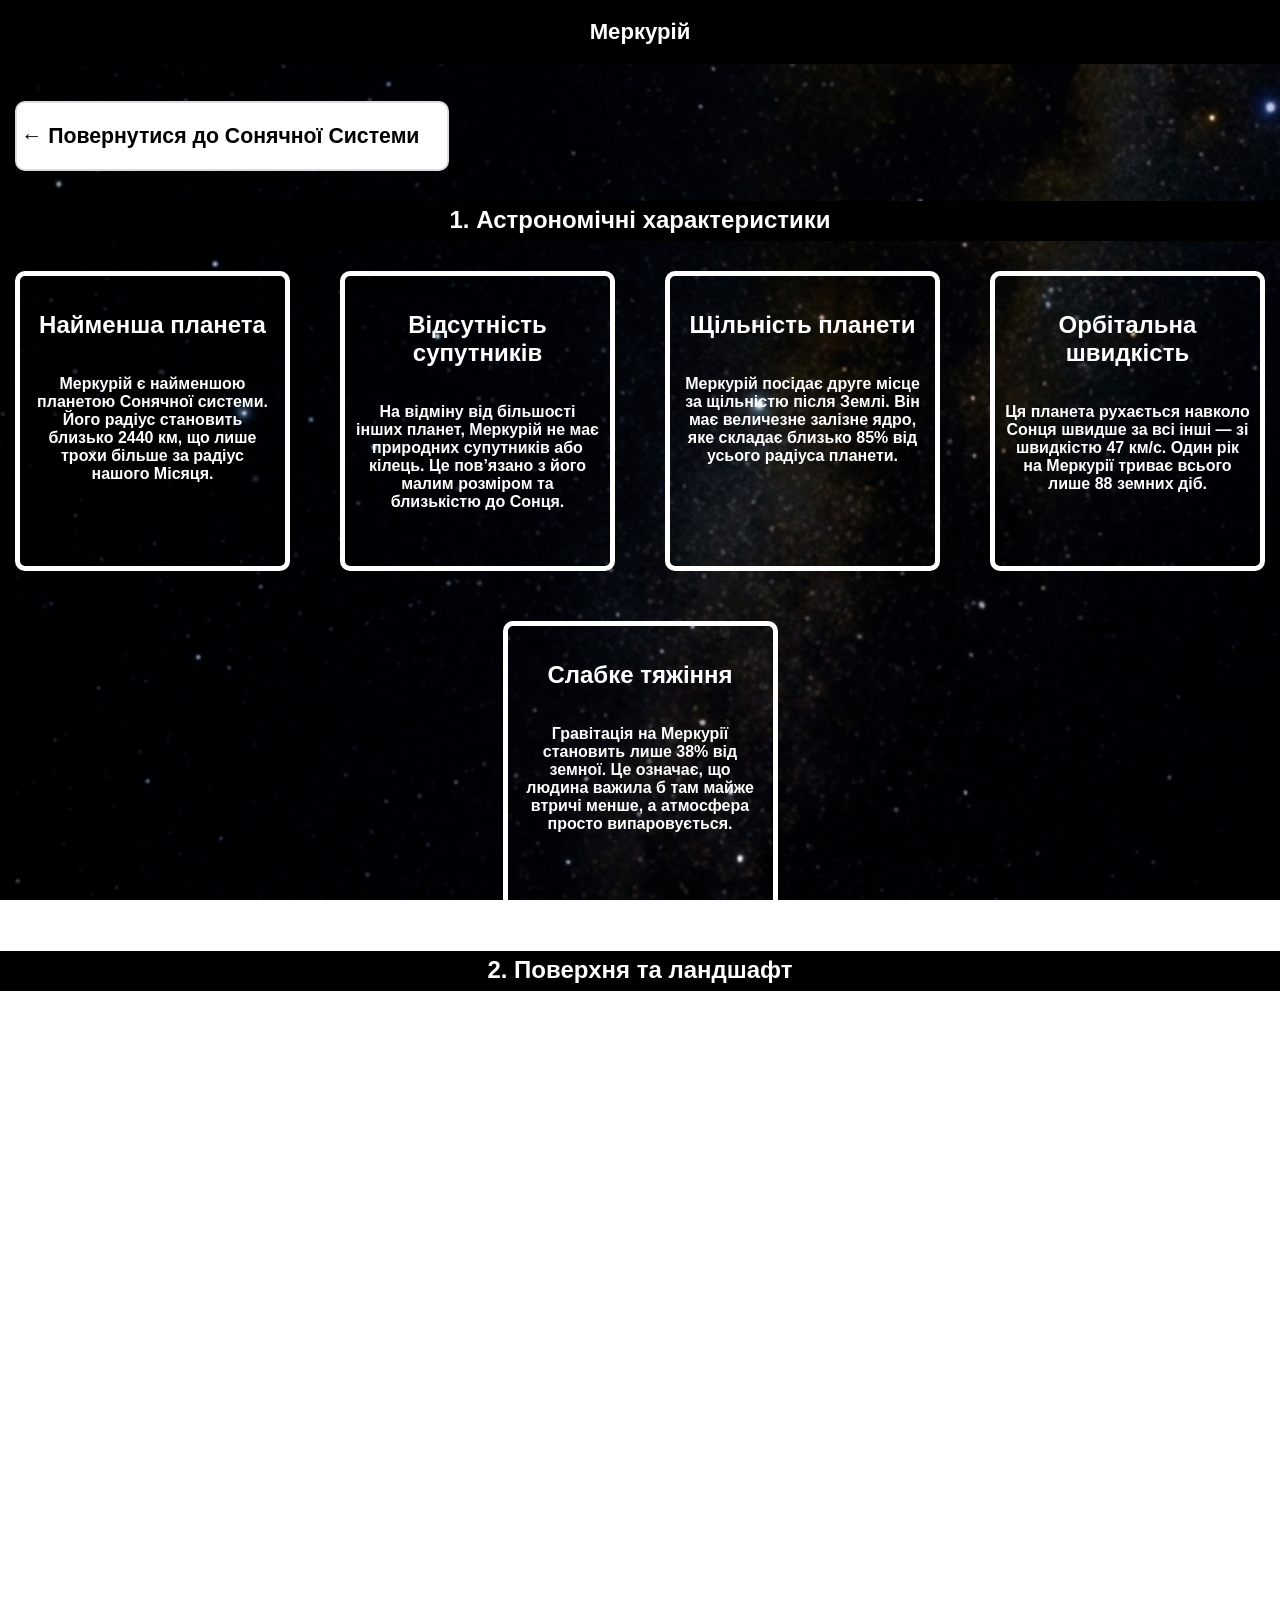
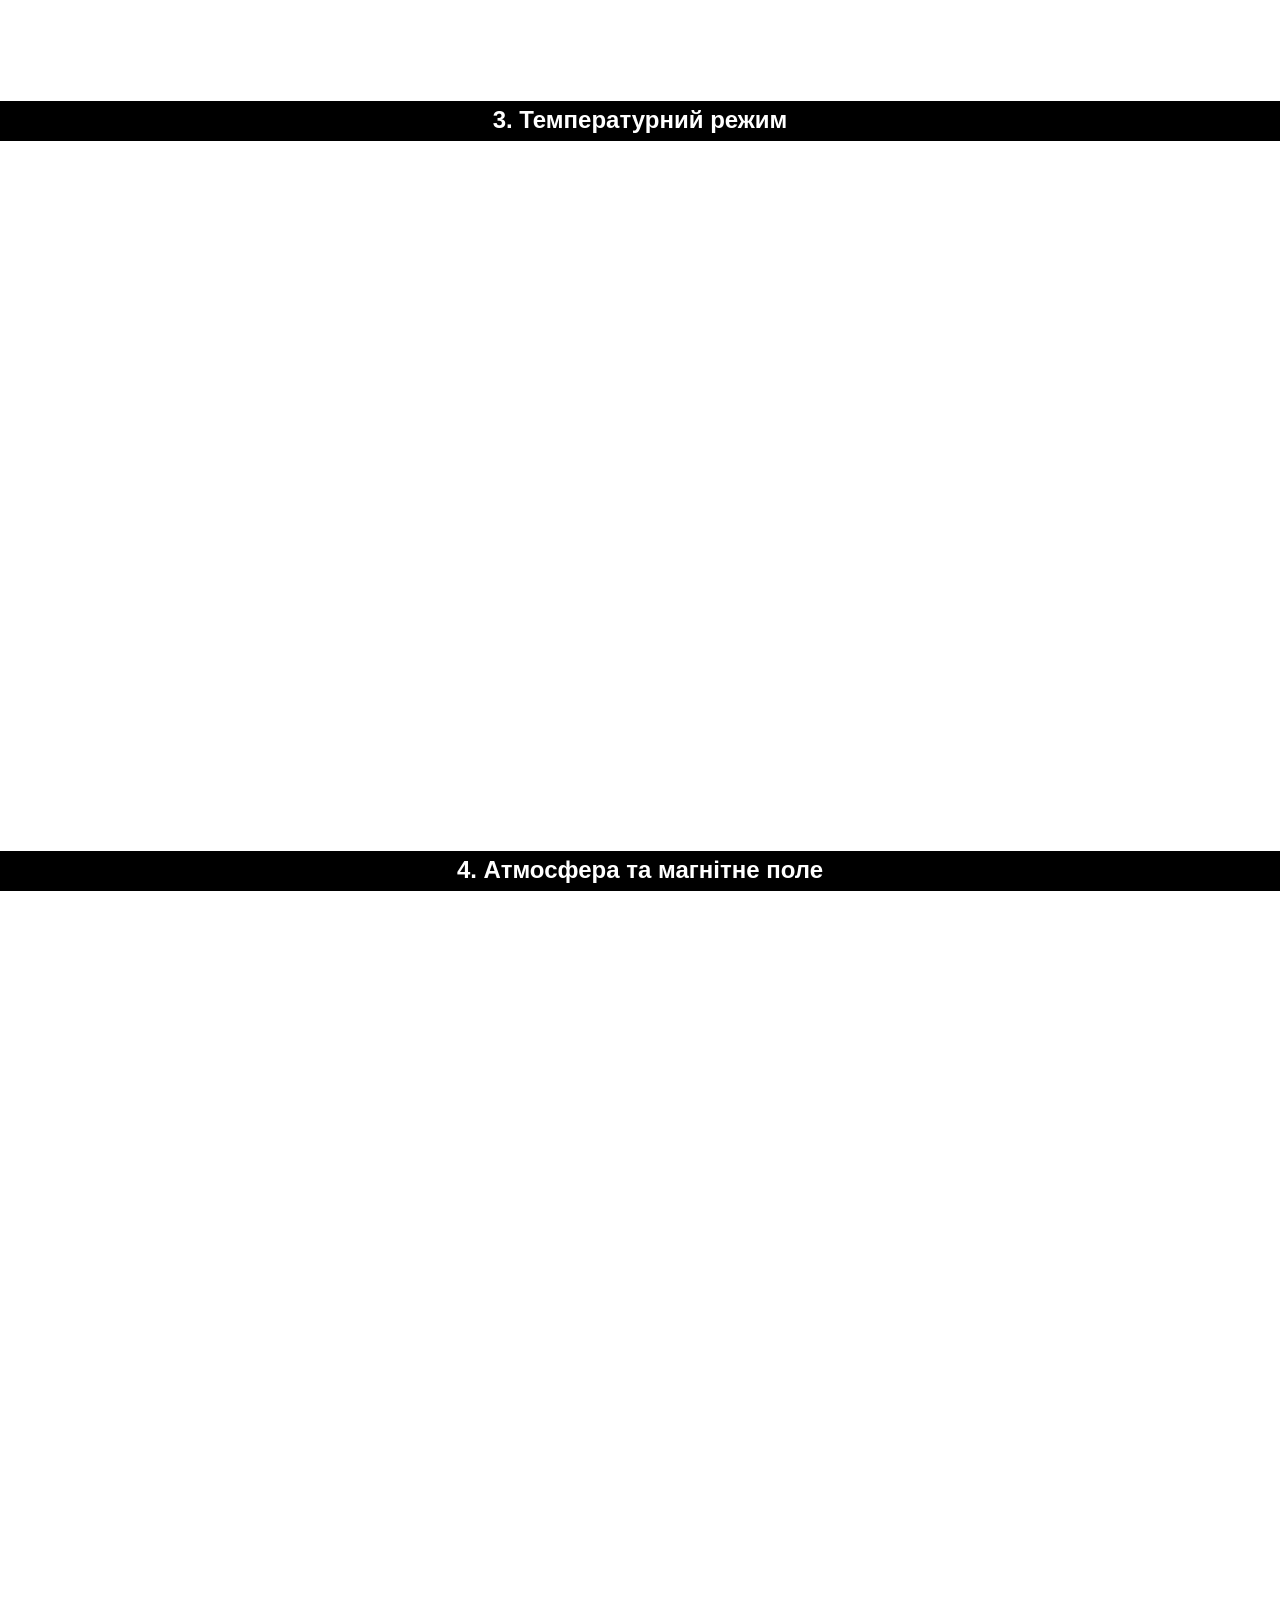
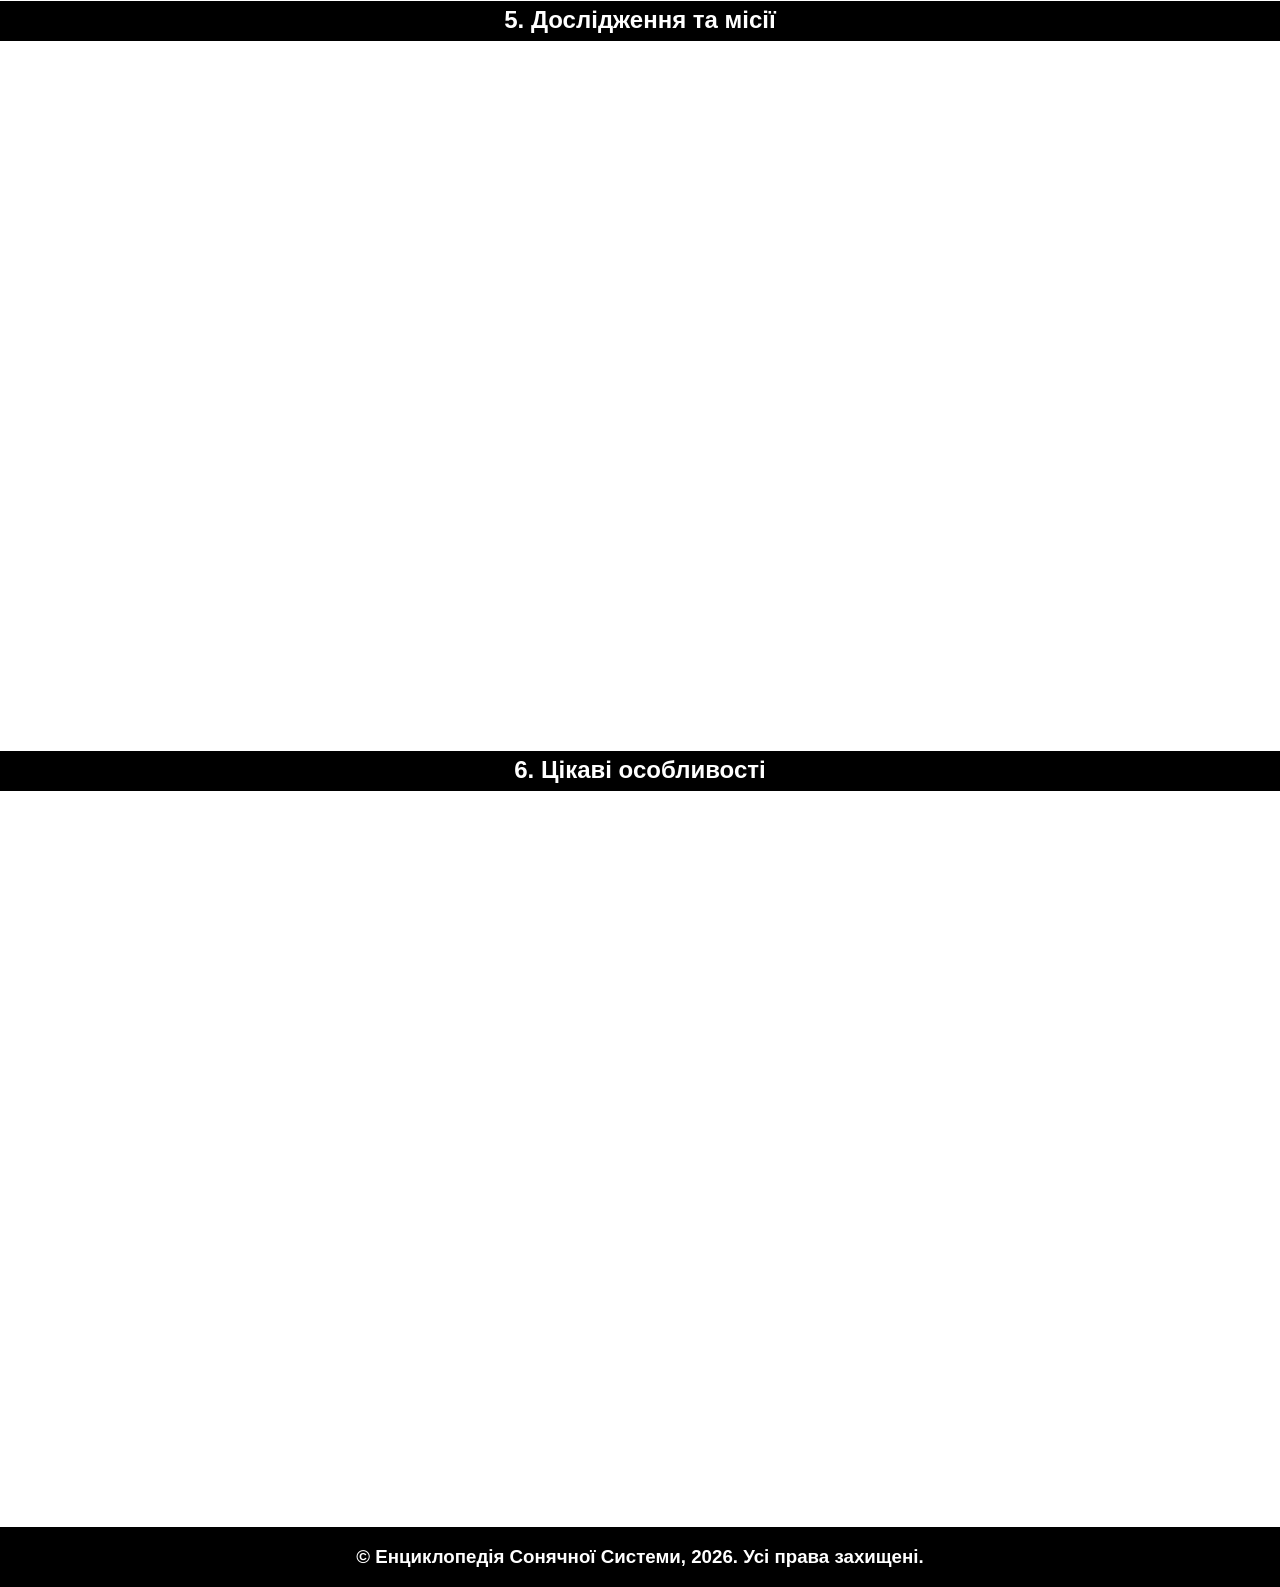
<file: mercury.html>
<!DOCTYPE html>
<html lang="uk">

<head>
    <meta charset="UTF-8">
    <meta name="viewport" content="width=device-width, initial-scale=1.0">
    <title> Енциклопедія Сонячної Системи | Меркурій </title>
    <link rel="stylesheet" href="main.css">
</head>

<body>
    <header>
        <h1> Меркурій </h1>
    </header>

    <nav>
        <a href="index.html" class="go-back-btn">← Повернутися до Сонячної Системи</a>
    </nav>


    <div class="sticky-fact-theme">
        <h2>1. Астрономічні характеристики</h2>
    </div>

    <div class="fact-container">
        <div class="fact">
            <h2>Найменша планета</h2>
            <p>Меркурій є найменшою планетою Сонячної системи. Його радіус становить близько 2440 км, що лише трохи більше за радіус нашого Місяця.</p>
        </div>

        <div class="fact">
            <h2> Відсутність супутників</h2>
            <p>На відміну від більшості інших планет, Меркурій не має природних супутників або кілець. Це пов’язано з його малим розміром та близькістю до Сонця.</p>
        </div>

        <div class="fact">
            <h2>Щільність планети</h2>
            <p>Меркурій посідає друге місце за щільністю після Землі. Він має величезне залізне ядро, яке складає близько 85% від усього радіуса планети.</p>
        </div>

        <div class="fact">
            <h2>Орбітальна швидкість</h2>
            <p>Ця планета рухається навколо Сонця швидше за всі інші — зі швидкістю 47 км/с. Один рік на Меркурії триває всього лише 88 земних діб.</p>
        </div>

        <div class="fact">
            <h2>Слабке тяжіння</h2>
            <p>Гравітація на Меркурії становить лише 38% від земної. Це означає, що людина важила б там майже втричі менше, а атмосфера просто випаровується.</p>
        </div>
    </div>

    <div class="sticky-fact-theme">
        <h2>2. Поверхня та ландшафт</h2>
    </div>

    <div class="fact-container">
        <div class="fact">
            <h2>Подібність до Місяця</h2>
            <p>Подібність до Місяця: Поверхня планети всіяна тисячами кратерів від ударів метеоритів. Візуально вона дуже нагадує Місяць через сірий колір та скелястий рельєф.</p>
        </div>

        <div class="fact">
            <h2>Уступи та розломи</h2>
            <p>Уступи та розломи: На Меркурії є гігантські скелясті уступи заввишки в кілька кілометрів. Вони виникли, коли планета остигала і буквально "зморщилася" в об'ємі.</p>
        </div>

        <div class="fact">
            <h2>Рівнина спеки (Caloris)</h2>
            <p>Це один із найбільших ударних басейнів у системі. Його діаметр сягає 1550 км. Удар був настільки потужним, що змінив рельєф іншої сторони.</p>
        </div>

        <div class="fact">
            <h2>Відсутність ерозії</h2>
            <p>Через відсутність вітру та дощів кратери на поверхні зберігаються мільярди років. Це робить планету справжнім музеєм історії Сонячної системи.</p>
        </div>

        <div class="fact">
            <h2>Склад ґрунту</h2>
            <p>Поверхня вкрита реголітом — дрібним пилом та уламками каміння. Хімічно вона багата на силікати, але бідна на залізо порівняно з надрами планети.</p>
        </div>
    </div>

    <div class="sticky-fact-theme">
        <h2>3. Температурний режим</h2>
    </div>

    <div class="fact-container">
        <div class="fact">
            <h2>Екстремальні перепади</h2>
            <p>Меркурій має найбільші коливання температури. Вдень вона піднімається до +430°C, а вночі падає до -180°C через відсутність щільної атмосфери.</p>
        </div>

        <div class="fact">
            <h2>Лід у кратерах</h2>
            <p>Незважаючи на спеку, на полюсах у глибоких кратерах, куди ніколи не заглядає сонце, виявлено поклади водяного льоду, принесені кометами.</p>
        </div>

        <div class="fact">
            <h2>Сонячне випромінювання</h2>
            <p>Оскільки планета дуже близько до Сонця, рівень радіації там у 7 разів вищий, ніж на Землі. Це робить перебування людини там вкрай небезпечним.</p>
        </div>

        <div class="fact">
            <h2>Відсутність парникового ефекту</h2>
            <p> На відміну від Венери, Меркурій не утримує тепло. Щойно Сонце заходить за горизонт, накопичена енергія миттєво випромінюється у космос.</p>
        </div>

        <div class="fact">
            <h2>Тривалість дня</h2>
            <p>Один сонячний день на Меркурії (від сходу до сходу) триває 176 земних діб. Це значно довше, ніж час, за який планета обертається навколо Сонця.</p>
        </div>
    </div>

    <div class="sticky-fact-theme">
        <h2>4. Атмосфера та магнітне поле</h2>
    </div>

    <div class="fact-container">
        <div class="fact">
            <h2>Тонка екзосфера</h2>
            <p>У Меркурія немає повноцінної атмосфери. Замість неї є тонка екзосфера, що складається з атомів, вибитих з поверхні сонячним вітром та метеорами.</p>
        </div>

        <div class="fact">
            <h2>Склад газів</h2>
            <p>Екзосфера містить водень, гелій, натрій, калій та кисень. Ці елементи постійно витікають у відкритий космос і знову поповнюються з поверхні.</p>
        </div>

        <div class="fact">
            <h2>Магнітне поле</h2>
            <p>Меркурій має власне магнітне поле, хоча воно в 100 разів слабше за земне. Його наявність свідчить про те, що частина ядра планети все ще рідка.</p>
        </div>

        <div class="fact">
            <h2>Взаємодія з вітром</h2>
            <p>Магнітне поле планети взаємодіє з сонячним вітром, створюючи потужні магнітні торнадо, які спрямовують гарячу плазму прямо на поверхню планети.</p>
        </div>

        <div class="fact">
            <h2>Хвіст планети</h2>
            <p>Під дією сонячного тиску натрій з екзосфери видувається в космос, утворюючи довгий "хвіст", схожий на кометний, який тягнеться на мільйони кілометрів.</p>
        </div>
    </div>

    <div class="sticky-fact-theme">
        <h2>5. Дослідження та місії</h2>
    </div>

    <div class="fact-container">
        <div class="fact">
            <h2>Місія Mariner 10</h2>
            <p>Перший апарат, що відвідав планету в 1974 році. Він зробив перші детальні знімки, але зміг картографувати лише 45% поверхні під час прольотів.</p>
        </div>

        <div class="fact">
            <h2>Місія MESSENGER</h2>
            <p>Цей зонд NASA вийшов на орбіту Меркурія у 2011 році. Він працював 4 роки, повністю вивчивши рельєф та підтвердивши наявність льоду на полюсах.</p>
        </div>

        <div class="fact">
            <h2>Проект BepiColombo</h2>
            <p>Сучасна спільна місія Європи та Японії, запущена у 2018 році. Вона має два окремі модулі для детального вивчення надр та магнітосфери.</p>
        </div>

        <div class="fact">
            <h2>Складність досягнення</h2>
            <p>Політ до Меркурія складніший за політ до Плутона. Потрібно величезне паливо для гальмування, щоб гравітація Сонця не затягнула апарат у себе.</p>
        </div>

        <div class="fact">
            <h2>Маневр гравітації</h2>
            <p>Щоб вийти на орбіту Меркурія, апарати використовують гравітаційні маневри навколо Землі, Венери та самого Меркурія, що розтягує шлях на роки.</p>
        </div>
    </div>

    <div class="sticky-fact-theme">
        <h2>6. Цікаві особливості</h2>
    </div>

    <div class="fact-container">
        <div class="fact">
            <h2>Дивний схід Сонця</h2>
            <p>Через особливості обертання, у деяких місцях Сонце може зійти, зупинитися, трохи повернутися назад і лише потім знову продовжити рух.</p>
        </div>

        <div class="fact">
            <h2>Залізне ядро</h2>
            <p>Ядро Меркурія займає близько 42% його об'єму (у Землі — лише 17%). Це робить планету однією з найбагатших на метали в нашій Сонячній системі.</p>
        </div>

        <div class="fact">
            <h2>Повільне обертання</h2>
            <p>Меркурій робить три оберти навколо своєї осі за кожні два оберти навколо Сонця. Це явище називається спін-орбітальним резонансом 3:2.</p>
        </div>

        <div class="fact">
            <h2>Вік планети</h2>
            <p>Меркурій утворився приблизно 4,5 мільярда років тому. Його геологічна активність припинилася дуже давно, тому він виглядає майже так само, як колись.</p>
        </div>

        <div class="fact">
            <h2>Видимість із Землі</h2>
            <p>Планету важко побачити неозброєним оком, бо вона завжди поруч із Сонцем. Її можна помітити лише під час сутінків або на світанку біля горизонту.</p>
        </div>
    </div>

    <footer>
        <h3> © Енциклопедія Сонячної Системи, 2026. Усі права захищені. </h3>
    </footer>

</body>
</html>
</file>
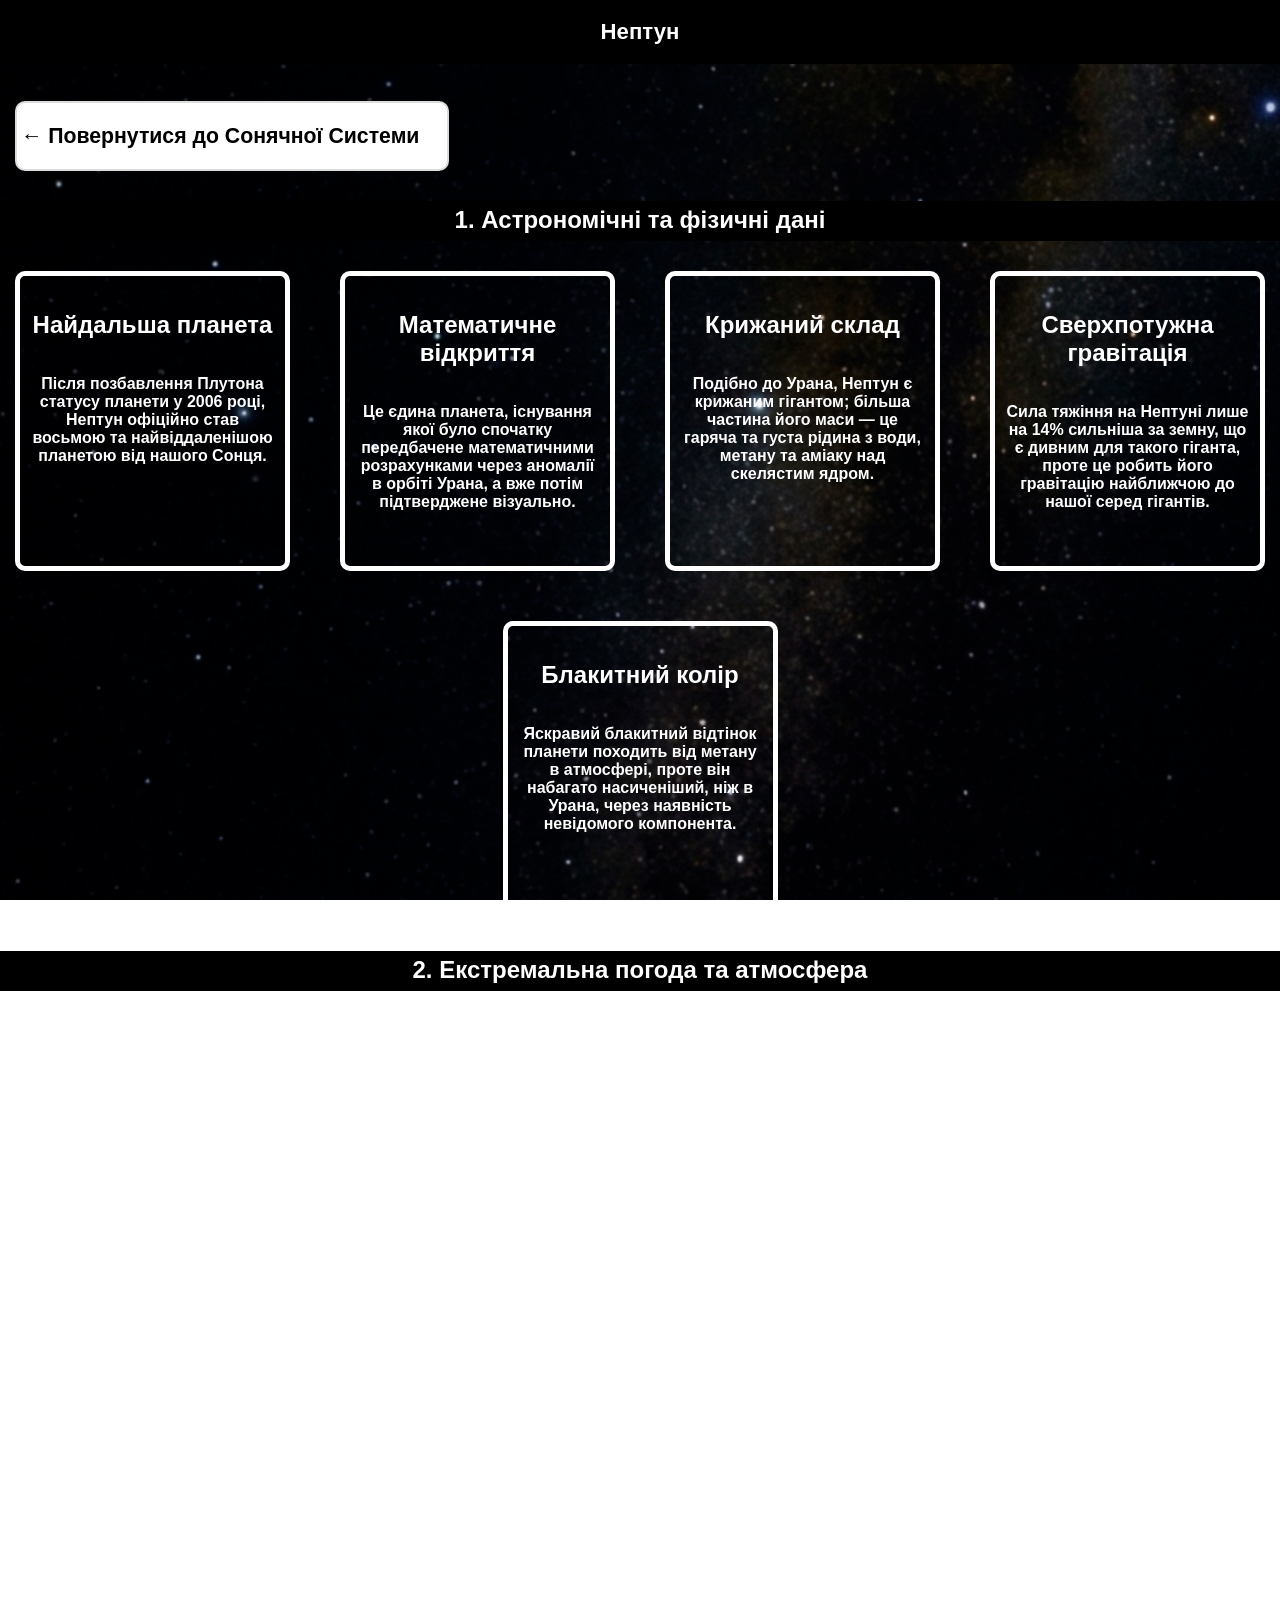
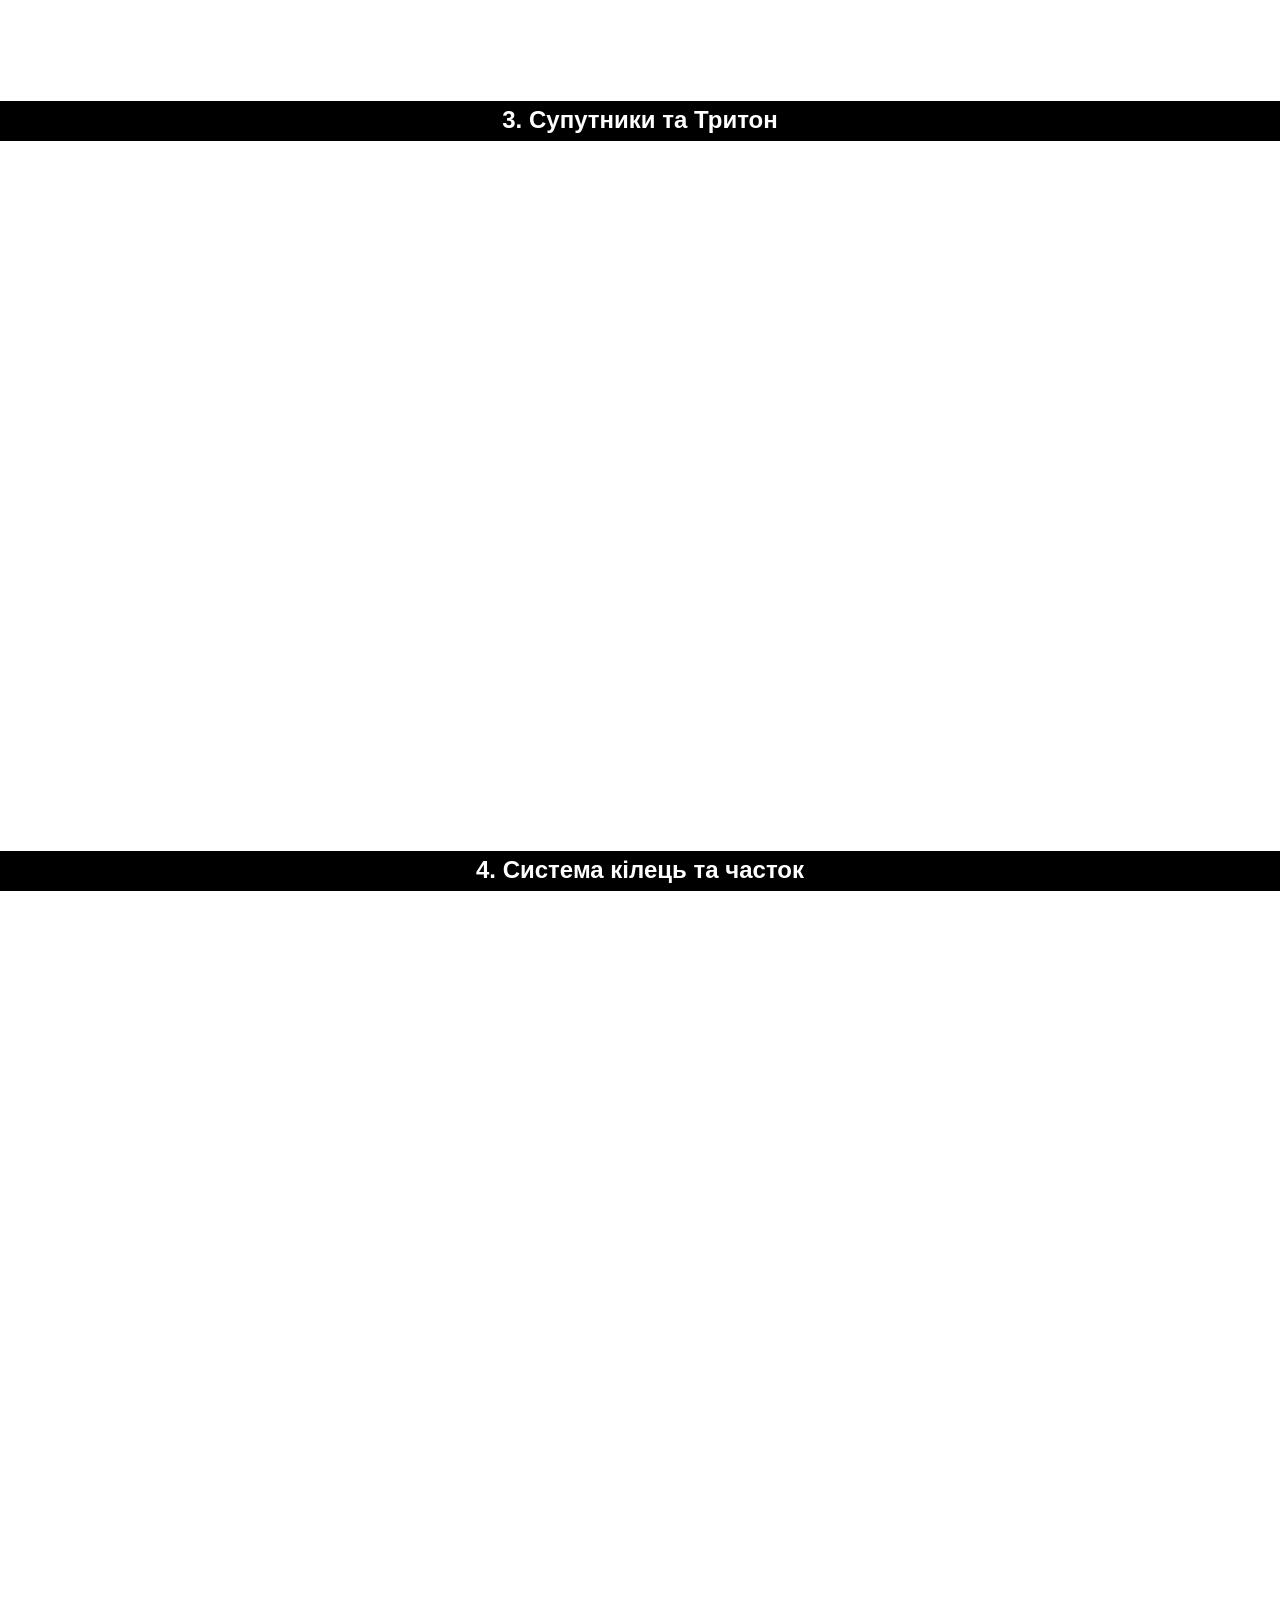
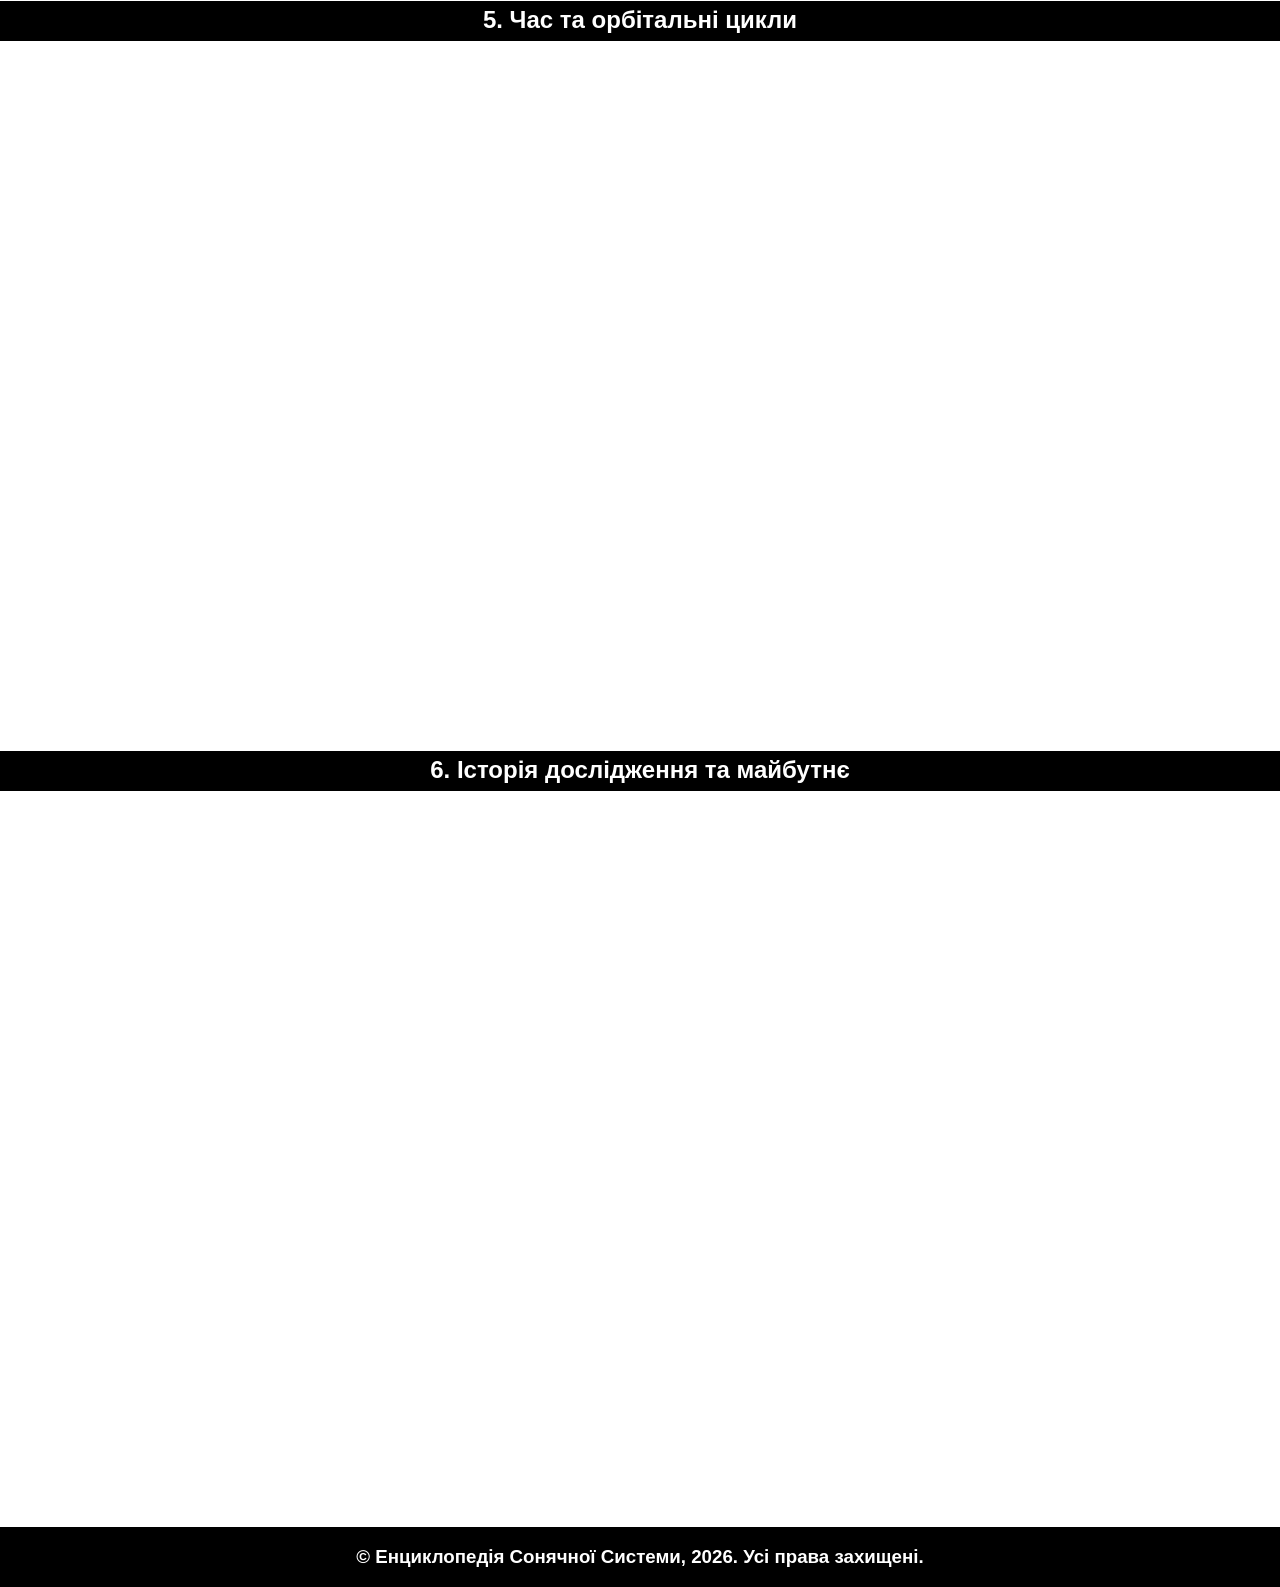
<file: neptune.html>
<!DOCTYPE html>
<html lang="uk">

<head>
    <meta charset="UTF-8">
    <meta name="viewport" content="width=device-width, initial-scale=1.0">
    <title> Енциклопедія Сонячної Системи | Нептун </title>
    <link rel="stylesheet" href="main.css">
</head>

<body>
    <header>
        <h1>Нептун</h1>
    </header>

    <nav>
        <a href="index.html" class="go-back-btn">← Повернутися до Сонячної Системи</a>
    </nav>

        <div class="sticky-fact-theme">
            <h2>1. Астрономічні та фізичні дані</h2>
        </div>

        <div class="fact-container">
            <div class="fact">
                <h2>Найдальша планета</h2>
                <p>Після позбавлення Плутона статусу планети у 2006 році, Нептун офіційно став восьмою та найвіддаленішою планетою від нашого Сонця.</p>
            </div>

            <div class="fact">
                <h2>Математичне відкриття</h2>
                <p>Це єдина планета, існування якої було спочатку передбачене математичними розрахунками через аномалії в орбіті Урана, а вже потім підтверджене візуально.</p>
            </div>

            <div class="fact">
                <h2>Крижаний склад</h2>
                <p>Подібно до Урана, Нептун є крижаним гігантом; більша частина його маси — це гаряча та густа рідина з води, метану та аміаку над скелястим ядром.</p>
            </div>

            <div class="fact">
                <h2>Сверхпотужна гравітація</h2>
                <p>Сила тяжіння на Нептуні лише на 14% сильніша за земну, що є дивним для такого гіганта, проте це робить його гравітацію найближчою до нашої серед гігантів.</p>
            </div>

            <div class="fact">
                <h2>Блакитний колір</h2>
                <p>Яскравий блакитний відтінок планети походить від метану в атмосфері, проте він набагато насиченіший, ніж в Урана, через наявність невідомого компонента.</p>
            </div>
        </div>

        <div class="sticky-fact-theme">
            <h2>2. Екстремальна погода та атмосфера</h2>
        </div>

        <div class="fact-container">
            <div class="fact">
                <h2>Найшвидші вітри</h2>
                <p>На Нептуні зафіксовано найпотужніші вітри в Сонячній системі, швидкість яких перевищує 2100 кілометрів на годину, що майже вдвічі швидше за звук.</p>
            </div>

            <div class="fact">
                <h2>Велика темна пляма</h2>
                <p>У 1989 році було помічено гігантський антициклон розміром з Землю, проте пізніше він зник, на відміну від стабільної Червоної плями на Юпітері.</p>
            </div>

            <div class="fact">
                <h2>Внутрішнє джерело тепла</h2>
                <p>Незважаючи на величезну відстань від Сонця, Нептун випромінює у 2,6 раза більше енергії, ніж отримує, що підтримує його бурхливу атмосферу.</p>
            </div>

            <div class="fact">
                <h2>Тонкі хмари</h2>
                <p>В атмосфері існують високогірні хмари, що складаються з кристалів замороженого метану, які відкидають тіні на нижчі шари хмарного покриву планети.</p>
            </div>

            <div class="fact">
                <h2>Діамантові опади</h2>
                <p>Вчені припускають, що в глибоких шарах під дією колосального тиску вуглець перетворюється на алмази, які буквально падають углиб планети.</p>
            </div>
        </div>

        <div class="sticky-fact-theme">
            <h2>3. Супутники та Тритон</h2>
        </div>

        <div class="fact-container">
            <div class="fact">
                <h2>Ретроградний Тритон</h2>
                <p>Найбільший супутник Тритон обертається навколо Нептуна у зворотному напрямку, що свідчить про те, що він колись був об'єктом поясу Койпера.</p>
            </div>

            <div class="fact">
                <h2>Кріовулканізм</h2>
                <p>На поверхні Тритона існують активні гейзери, які викидають азотний газ на висоту до 8 кілометрів, роблячи його одним із небагатьох активних світів.</p>
            </div>

            <div class="fact">
                <h2>Крижана пустеля</h2>
                <p>Тритон є одним із найхолодніших об'єктів у Сонячній системі з температурою поверхні близько -235°C, де навіть азот замерзає до стану інею.</p>
            </div>

            <div class="fact">
                <h2>Руйнування Тритона</h2>
                <p>Через свою нетипову орбіту Тритон поступово наближається до Нептуна і за мільйони років буде розірваний на частини, утворивши нове кільце.</p>
            </div>

            <div class="fact">
                <h2>Родина супутників</h2>
                <p>На даний момент відомо про 16 супутників Нептуна, більшість з яких мають неправильну форму і названі на честь нижчих морських божеств.</p>
            </div>
        </div>

        <div class="sticky-fact-theme">
            <h2>4. Система кілець та часток</h2>
        </div>

        <div class="fact-container">
            <div class="fact">
                <h2>Фрагментовані кільця</h2>
                <p>Нептун має п'ять основних кілець, які виглядають не як суцільні кола, а як окремі дуги або згустки пилу, що тривалий час спантеличувало вчених.</p>
            </div>

            <div class="fact">
                <h2>Склад пилу</h2>
                <p>Кільця планети містять велику частку органічного матеріалу, змішаного з льодом, що робить їх дуже темними та важкими для візуального спостереження.</p>
            </div>

            <div class="fact">
                <h2>Дуги Адамса</h2>
                <p>Найвіддаленіше кільце має три чіткі дуги, названі "Свобода", "Рівність" та "Братерство", які дивним чином зберігають свою стабільну форму.</p>
            </div>

            <div class="fact">
                <h2>Гравітаційні пастухи</h2>
                <p>Стабільність розірваних кілець забезпечується маленьким супутником Галатеєю, який своєю гравітацією не дає частинкам розсіятися по орбіті.</p>
            </div>

            <div class="fact">
                <h2>Молодий віл кілець</h2>
                <p>На думку астрономів, система кілець Нептуна є відносно молодою за космічними мірками і, ймовірно, утворилася внаслідок розпаду невеликого місяця.</p>
            </div>
        </div>

        <div class="sticky-fact-theme">
            <h2>5. Час та орбітальні цикли</h2>
        </div>

        <div class="fact-container">
            <div class="fact">
                <h2>Довгий рік</h2>
                <p>Один оберт навколо Сонця Нептун здійснює за 165 земних років, тому з моменту відкриття у 1846 році планета завершила лише один повний рік у 2011.</p>
            </div>

            <div class="fact">
                <h2>Коротка доба</h2>
                <p>Попри повільний рух по орбіті, Нептун дуже швидко обертається навколо своєї осі, завершуючи повний "день" приблизно за 16 земних годин.</p>
            </div>

            <div class="fact">
                <h2>Орбітальний резонанс</h2>
                <p>Нептун знаходиться в резонансі з Плутоном; на кожні три оберти Нептуна навколо Сонця Плутон здійснює рівно два, що запобігає їх зіткненню.</p>
            </div>

            <div class="fact">
                <h2>Зміна сезонів</h2>
                <p>Через нахил осі у 28 градусів на Нептуні існують чотири пори року, кожна з яких триває понад 40 земних років, що призводить до тривалих погодних змін.</p>
            </div>

            <div class="fact">
                <h2>Сонячне освітлення</h2>
                <p>Сонце на небі Нептуна виглядає як маленька яскрава точка, проте воно світить у 900 разів яскравіше за повний Місяць на нашому нічному небі.</p>
            </div>
        </div>

        <div class="sticky-fact-theme">
            <h2>6. Історія дослідження та майбутнє</h2>
        </div>

        <div class="fact-container">
            <div class="fact">
                <h2>Візит Вояджера-2</h2>
                <p>Єдиним земним апаратом, що відвідав Нептун, був "Вояджер-2" у 1989 році, надавши людству переважну більшість наявних сьогодні фотографій та даних.</p>
            </div>

            <div class="fact">
                <h2>Назва на честь бога</h2>
                <p>Планета отримала назву на честь римського бога морів через свій глибокий синій колір, що нагадує безкрайні океанські простори.</p>
            </div>

            <div class="fact">
                <h2>Невидимість оком</h2>
                <p>Нептун — єдина планета нашої системи, яку неможливо побачити з Землі без допомоги телескопа або бінокля через його величезну віддаленість.</p>
            </div>

            <div class="fact">
                <h2>Спостереження Джеймса Вебба</h2>
                <p>Нещодавно телескоп "Джеймс Вебб" зробив найбільш чіткі знімки кілець Нептуна в інфрачервоному спектрі, відкривши нові деталі його атмосфери.</p>
            </div>

            <div class="fact">
                <h2>Місія до Тритона</h2>
                <p>Науковці розробляють концепт місії Trident, яка мала б дослідити Тритон як потенційний океанічний світ, де можуть існувати умови для життя.</p>
            </div>
        </div>

    <footer>
        <h3>© Енциклопедія Сонячної Системи, 2026. Усі права захищені.</h3>
    </footer>

</body>
</html>
</file>
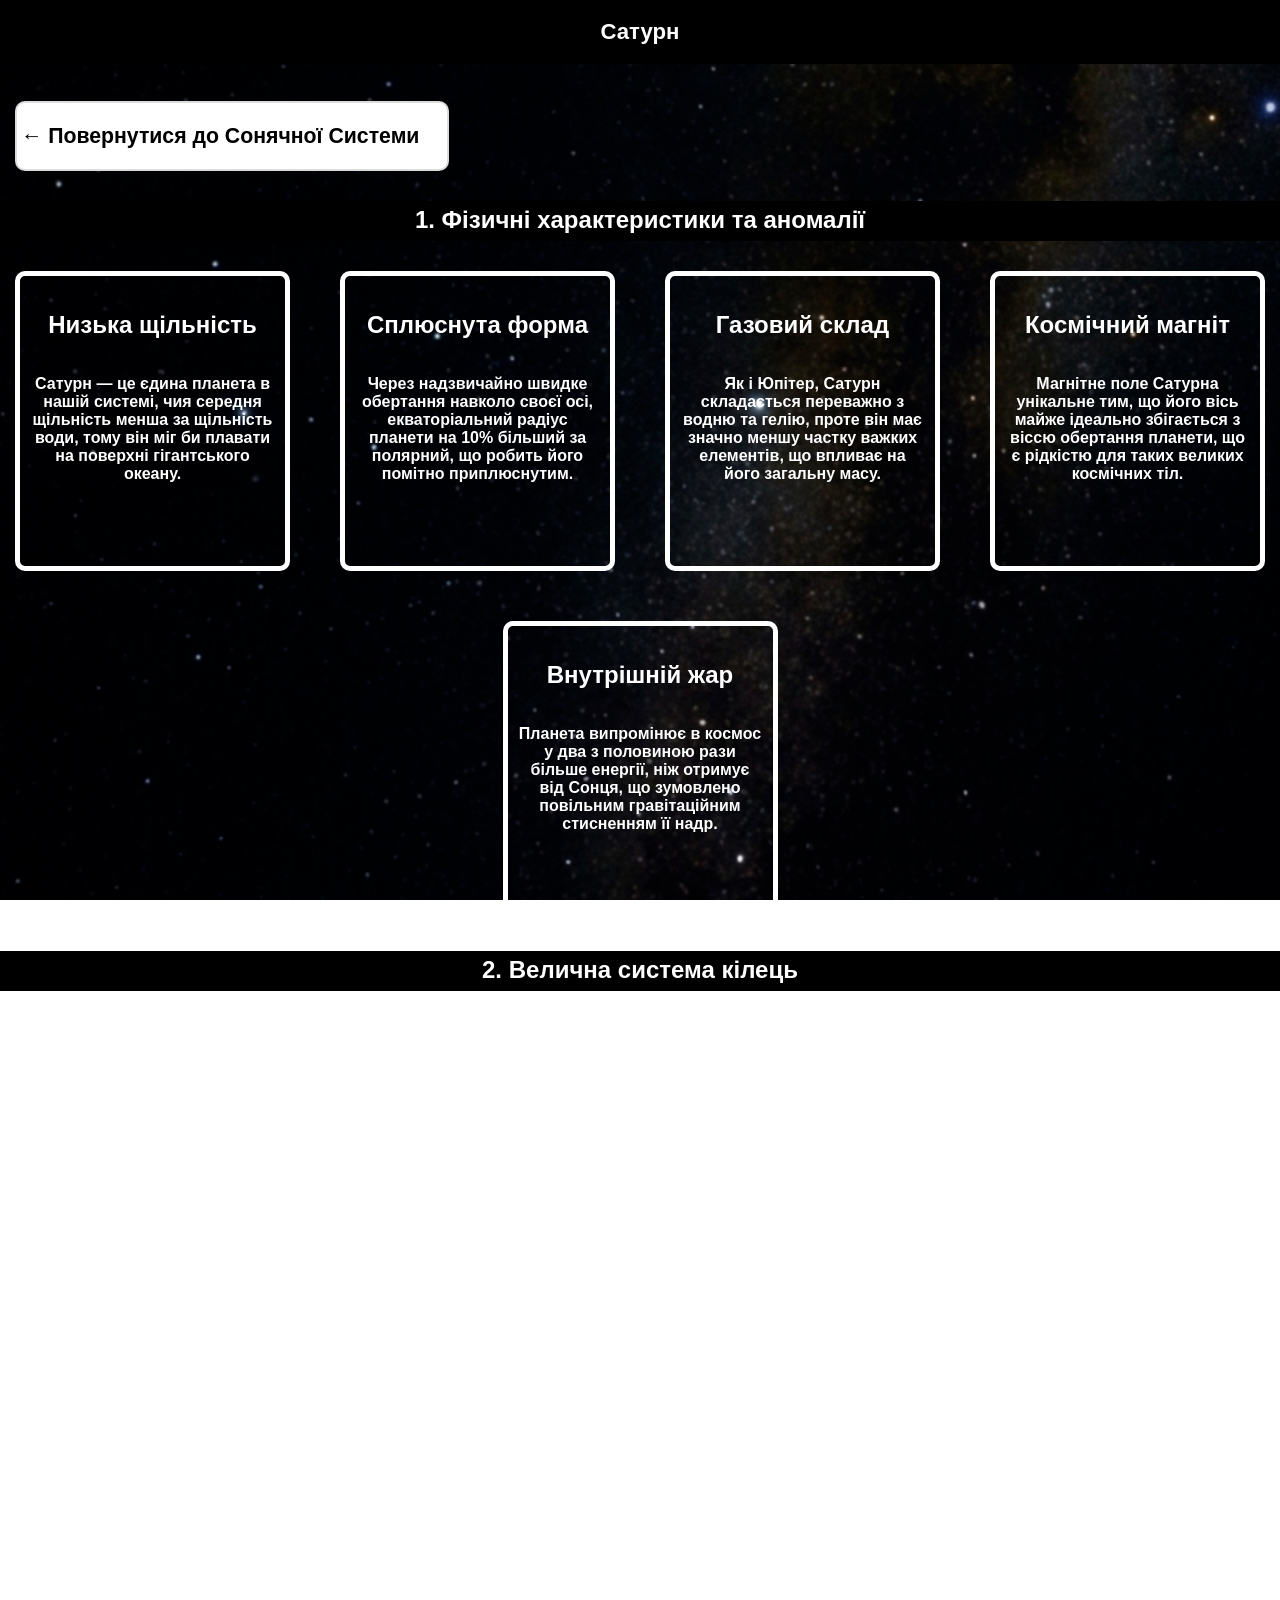
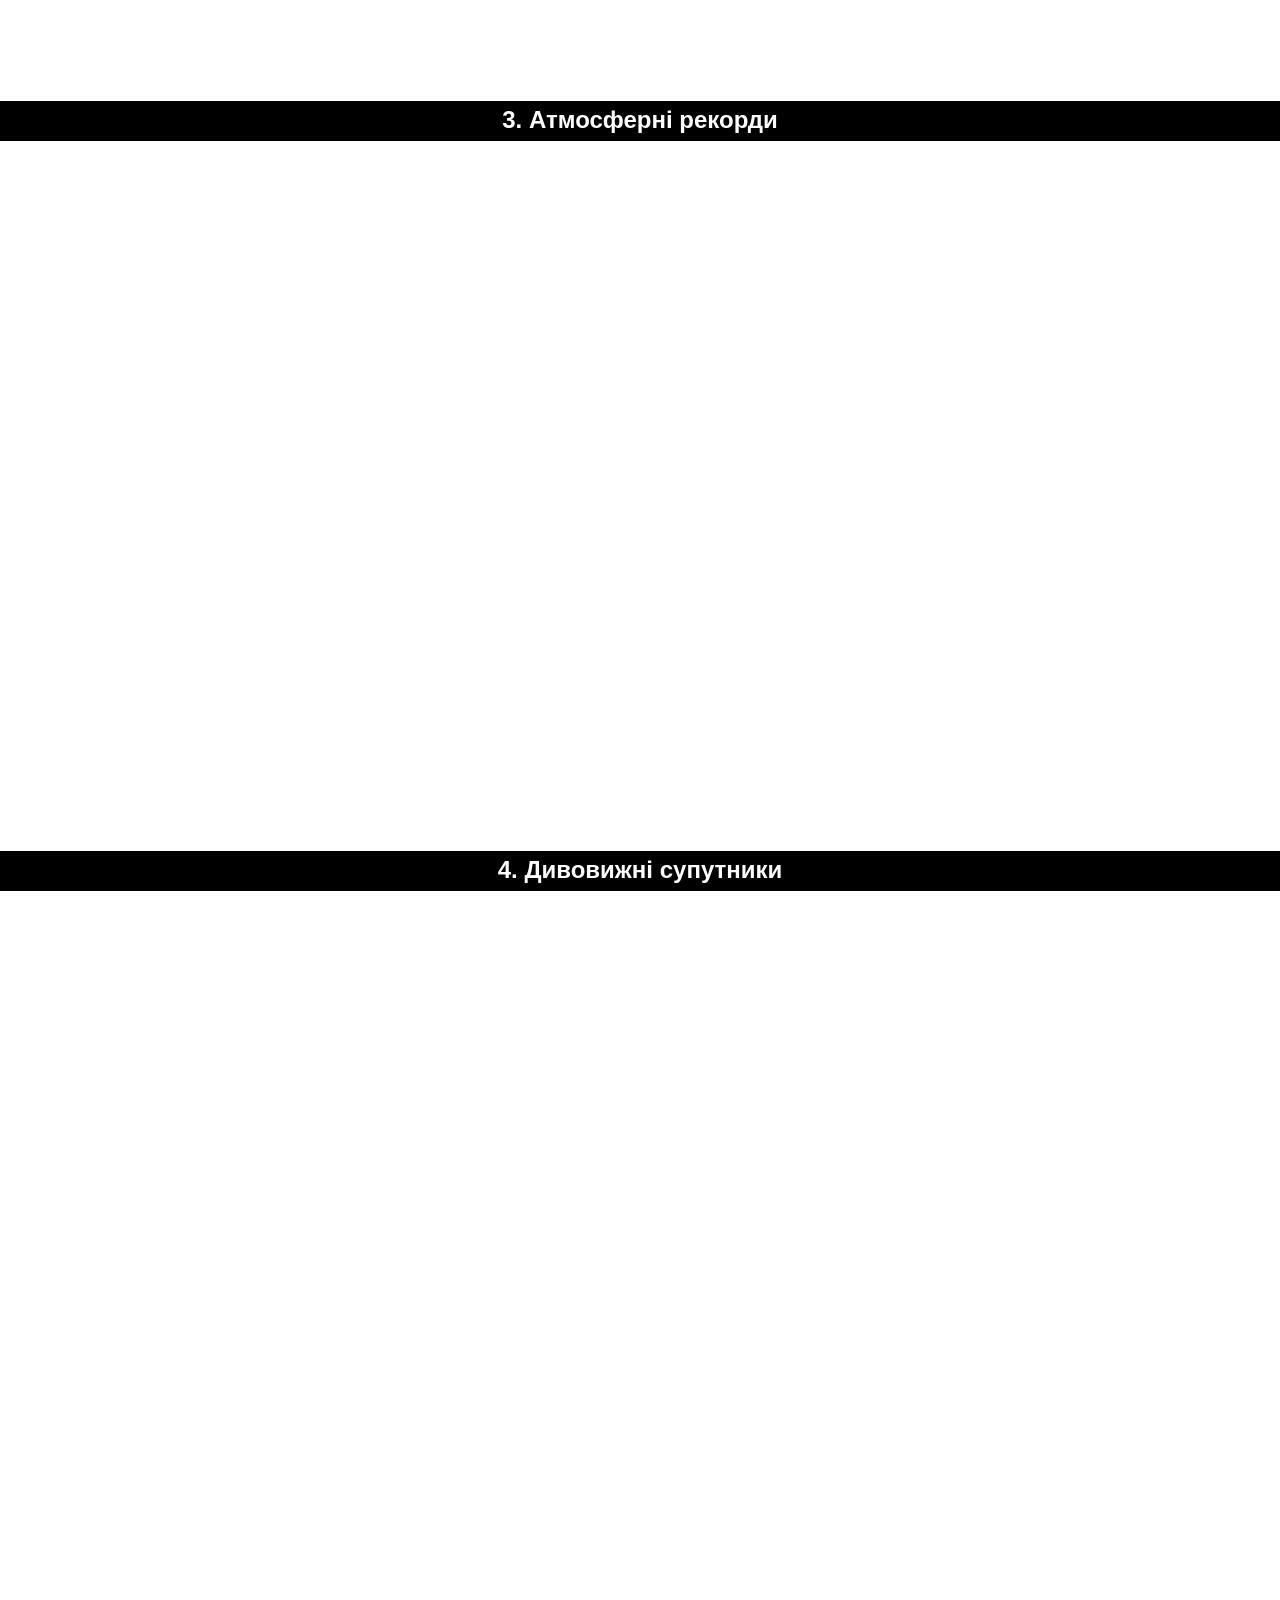
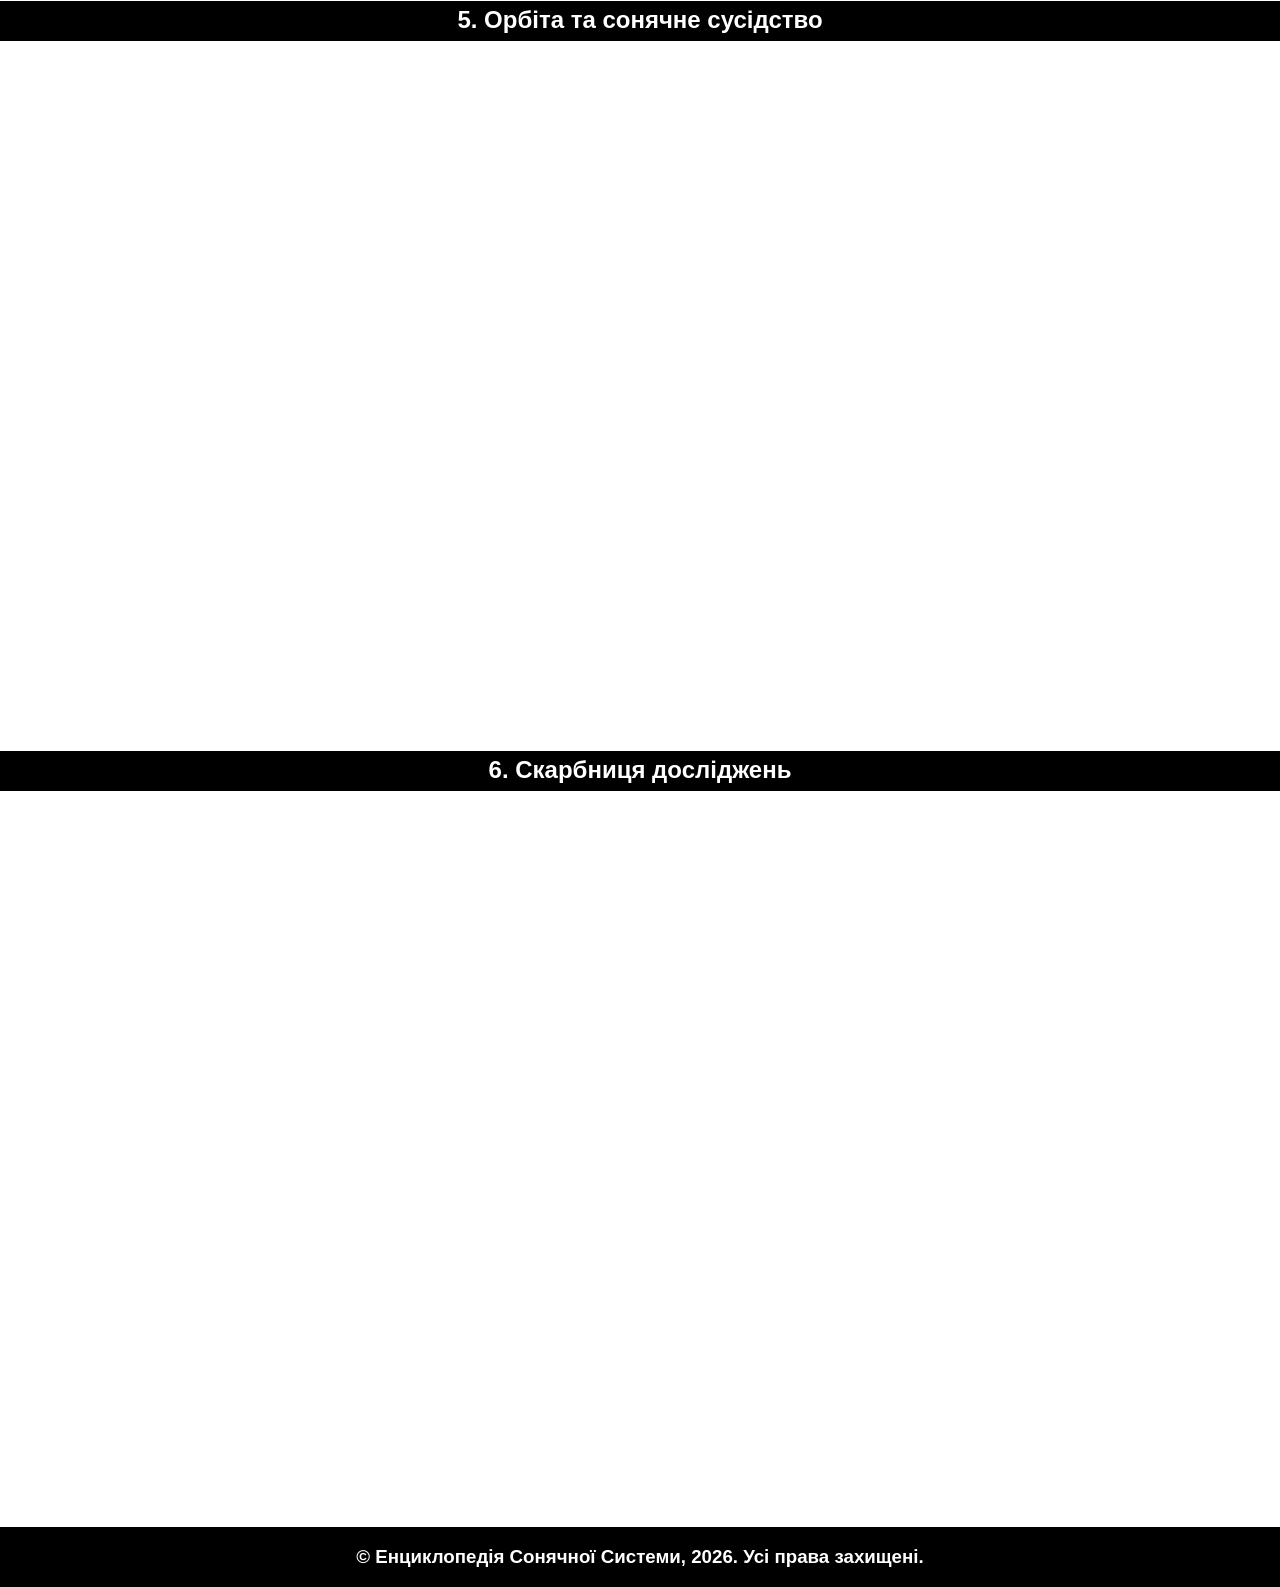
<file: saturn.html>
<!DOCTYPE html>
<html lang="uk">

<head>
    <meta charset="UTF-8">
    <meta name="viewport" content="width=device-width, initial-scale=1.0">
    <title> Енциклопедія Сонячної Системи | Сатурн </title>
    <link rel="stylesheet" href="main.css">
</head>

<body>

    <header>
        <h1> Сатурн </h1>
    </header>

    <nav>
        <a href="index.html" class="go-back-btn">← Повернутися до Сонячної Системи</a>
    </nav>

    <div class="sticky-fact-theme">
        <h2>1. Фізичні характеристики та аномалії</h2>
    </div>

    <div class="fact-container">
        <div class="fact">
            <h2>Низька щільність</h2>
            <p>Сатурн — це єдина планета в нашій системі, чия середня щільність менша за щільність води, тому він міг би плавати на поверхні гігантського океану.</p>
        </div>

        <div class="fact">
            <h2>Сплюснута форма</h2>
            <p>Через надзвичайно швидке обертання навколо своєї осі, екваторіальний радіус планети на 10% більший за полярний, що робить його помітно приплюснутим.</p>
        </div>

        <div class="fact">
            <h2>Газовий склад</h2>
            <p>Як і Юпітер, Сатурн складається переважно з водню та гелію, проте він має значно меншу частку важких елементів, що впливає на його загальну масу.</p>
        </div>

        <div class="fact">
            <h2>Космічний магніт</h2>
            <p>Магнітне поле Сатурна унікальне тим, що його вісь майже ідеально збігається з віссю обертання планети, що є рідкістю для таких великих космічних тіл.</p>
        </div>

        <div class="fact">
            <h2>Внутрішній жар</h2>
            <p>Планета випромінює в космос у два з половиною рази більше енергії, ніж отримує від Сонця, що зумовлено повільним гравітаційним стисненням її надр.</p>
        </div>
    </div>

    <div class="sticky-fact-theme">
        <h2>2. Велична система кілець</h2>
    </div>

    <div class="fact-container">
        <div class="fact">
            <h2>Склад часток</h2>
            <p>Кільця Сатурна на 99,9% складаються з чистого водяного льоду, розміри частинок якого варіюються від крихітних піщинок до брил розміром з великий будинок.</p>
        </div>

        <div class="fact">
            <h2>Неймовірна тонкість</h2>
            <p>При загальному діаметрі кілець у сотні тисяч кілометрів, їхня вертикальна товщина становить лише від 10 до 100 метрів, що робить їх майже невидимими з ребра.</p>
        </div>

        <div class="fact">
            <h2>Походження кілець</h2>
            <p>Вчені припускають, що кільця утворилися внаслідок руйнування великого крижаного супутника, який підійшов занадто близько до планети та був розірваний силою гравітації.</p>
        </div>

        <div class="fact">
            <h2>Зникнення структури</h2>
            <p>Через складні електромагнітні процеси Сатурн поступово "поглинає" власні кільця у вигляді крижаного дощу, і за 100 мільйонів років вони можуть повністю зникнути.</p>
        </div>

        <div class="fact">
            <h2>Щілина Кассіні</h2>
            <p>Між двома найбільшими кільцями існує помітний розрив завширшки близько 4800 кілометрів, який виник завдяки гравітаційному впливу одного з місяців планети — Мімаса.</p>
        </div>
    </div>

    <div class="sticky-fact-theme">
        <h2>3. Атмосферні рекорди</h2>
    </div>

    <div class="fact-container">
        <div class="fact">
            <h2>Гексагон на полюсі</h2>
            <p>На північному полюсі Сатурна існує стабільний атмосферний вихор правильної шестикутної форми, кожна сторона якого за довжиною перевищує діаметр нашої Землі.</p>
        </div>

        <div class="fact">
            <h2>Ураганні вітри</h2>
            <p>Швидкість вітрів у верхніх шарах атмосфери Сатурна може досягати неймовірних 1800 кілометрів на годину, що значно перевищує аналогічні показники на Юпітері.</p>
        </div>

        <div class="fact">
            <h2>Діамантові дощі</h2>
            <p>Високий тиск в атмосфері може перетворювати метан на графіт, а потім на справжні алмази, які буквально падають дощем углиб планети, де вони зрештою плавляться.</p>
        </div>

        <div class="fact">
            <h2>Велика біла пляма</h2>
            <p>Приблизно раз на 30 років на Сатурні з'являється гігантський шторм, який охоплює величезні території та стає помітним навіть у невеликі аматорські телескопи.</p>
        </div>

        <div class="fact">
            <h2>Золотисті відтінки</h2>
            <p>Характерний блідо-жовтий колір планети зумовлений наявністю кристалів аміаку у верхніх шарах хмар, які відбивають сонячне світло специфічним чином.</p>
        </div>
    </div>

    <div class="sticky-fact-theme">
        <h2>4. Дивовижні супутники</h2>
    </div>

    <div class="fact-container">
        <div class="fact">
            <h2>Титан з атмосферою</h2>
            <p>Це єдиний супутник у системі з густою атмосферою та рідкими озерами з метану й етану на поверхні, що робить його дуже схожим на ранню Землю.</p>
        </div>

        <div class="fact">
            <h2>Гейзери Енцелада</h2>
            <p>На крижаному супутнику Енцелад існують активні кріовулкани, що викидають струмені солоної води в космос, підтверджуючи існування підповерхневого рідкого океану.</p>
        </div>

        <div class="fact">
            <h2>Япет-дволикий</h2>
            <p>Цей місяць має унікальне забарвлення: одна його півкуля біла як сніг, а інша — темна як смола, що робить його одним із найдивніших об'єктів системи.</p>
        </div>

        <div class="fact">
            <h2>Мімас-зірка смерті</h2>
            <p>Через величезний ударний кратер Гершель, який займає значну частину поверхні супутника, Мімас зовні нагадує відому космічну станцію з фільмів "Зоряні війни".</p>
        </div>

        <div class="fact">
            <h2>Пастуші місяці</h2>
            <p>Маленькі супутники, такі як Пан або Дафніс, рухаються безпосередньо всередині або на краях кілець, своєю гравітацією підтримуючи їхню чітку структуру та форму.</p>
        </div>
    </div>

    <div class="sticky-fact-theme">
        <h2>5. Орбіта та сонячне сусідство</h2>
    </div>

    <div class="fact-container">
        <div class="fact">
            <h2>Повільний рух</h2>
            <p>Один рік на Сатурні триває приблизно 29,5 земних років, що пов'язано з його великою відстанню від Сонця та значно меншою орбітальною швидкістю.</p>
        </div>

        <div class="fact">
            <h2>Швидкі дні</h2>
            <p>Незважаючи на довгий рік, доба на Сатурні дуже коротка — планета здійснює повний оберт навколо своєї осі всього за 10 годин і 33 хвилини.</p>
        </div>

        <div class="fact">
            <h2>Нахил осі</h2>
            <p>Сатурн нахилений до площини своєї орбіти під кутом 26,7 градусів, що забезпечує регулярну зміну пір року, кожна з яких триває більше семи земних років.</p>
        </div>

        <div class="fact">
            <h2>Сонячне світло</h2>
            <p>Оскільки планета знаходиться дуже далеко від Сонця, вона отримує в 90 разів менше сонячної енергії, ніж Земля, тому сонце там виглядає лише як дуже яскрава крапка.</p>
        </div>

        <div class="fact">
            <h2>Велика кон'юнкція</h2>
            <p>Кожні 20 років Сатурн і Юпітер візуально зближуються на нічному небі Землі, створюючи рідкісне та красиве астрономічне явище, відоме з давніх часів.</p>
        </div>
    </div>

    <div class="sticky-fact-theme">
        <h2>6. Скарбниця досліджень</h2>
    </div>

    <div class="fact-container">
        <div class="fact">
            <h2>Місія Піонер-11</h2>
            <p>У 1979 році цей апарат став першим, хто пролетів крізь площину кілець Сатурна, виявивши нові дрібні кільця та вимірявши температуру його атмосфери.</p>
        </div>

        <div class="fact">
            <h2>Вояджер-1 і 2</h2>
            <p>Ці легендарні зонди на початку 80-х передали перші кольорові знімки високої якості, на яких людство вперше побачило складну структуру кілець та супутників.</p>
        </div>

        <div class="fact">
            <h2>Епоха Кассіні</h2>
            <p>Космічний апарат "Кассіні" працював на орбіті Сатурна протягом 13 років, зробивши революційні відкриття про Титан та Енцелад перед своїм фінальним зануренням.</p>
        </div>

        <div class="fact">
            <h2>Зонд Гюйгенс</h2>
            <p>У 2005 році цей невеликий європейський апарат успішно здійснив посадку на поверхню Титана, ставши першим рукотворним об'єктом, що сів на місяць іншої планети.</p>
        </div>

        <div class="fact">
            <h2>Майбутні місії</h2>
            <p>NASA готує місію Dragonfly — гігантський дрон, який у 2030-х роках повинен літати в атмосфері Титана для детального вивчення його хімічного складу та пошуку життя.</p>
        </div>
    </div>

    <footer>
        <h3>© Енциклопедія Сонячної Системи, 2026. Усі права захищені.</h3>
    </footer>

</body>
</html>
</file>
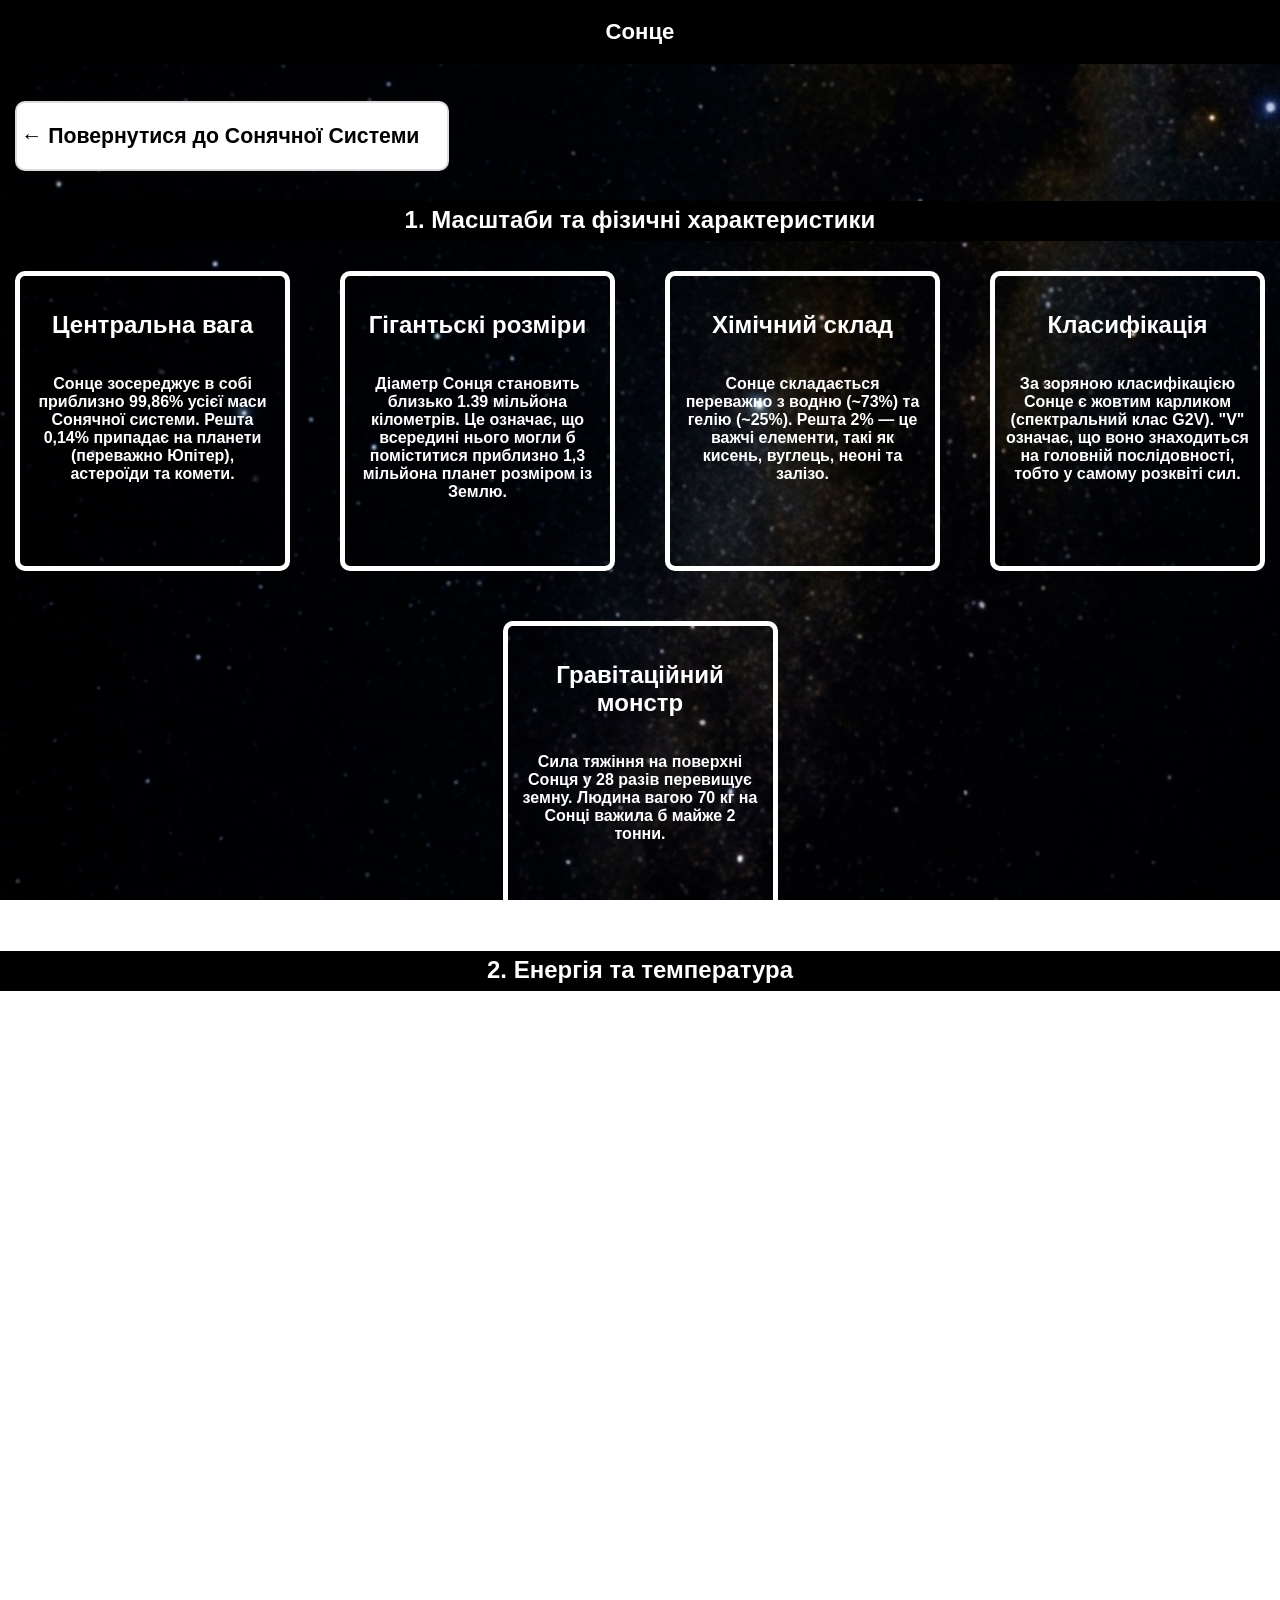
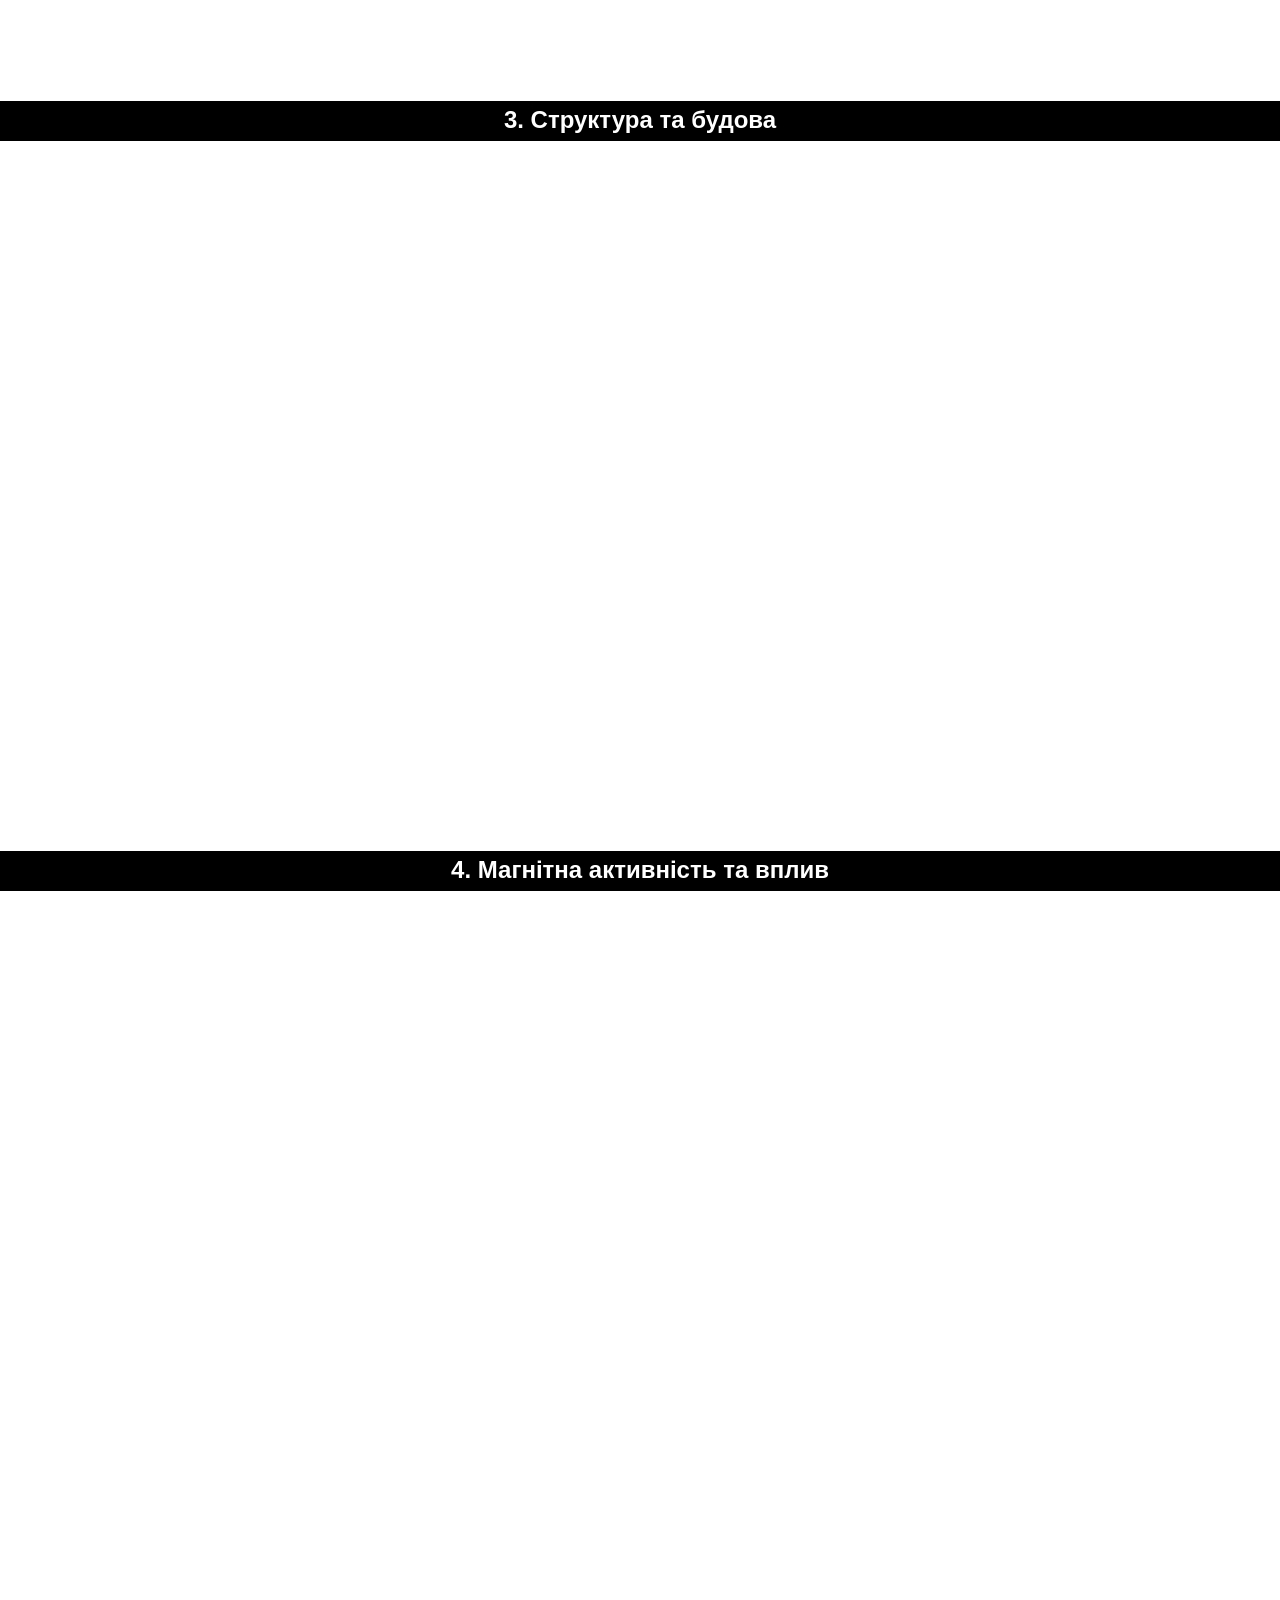
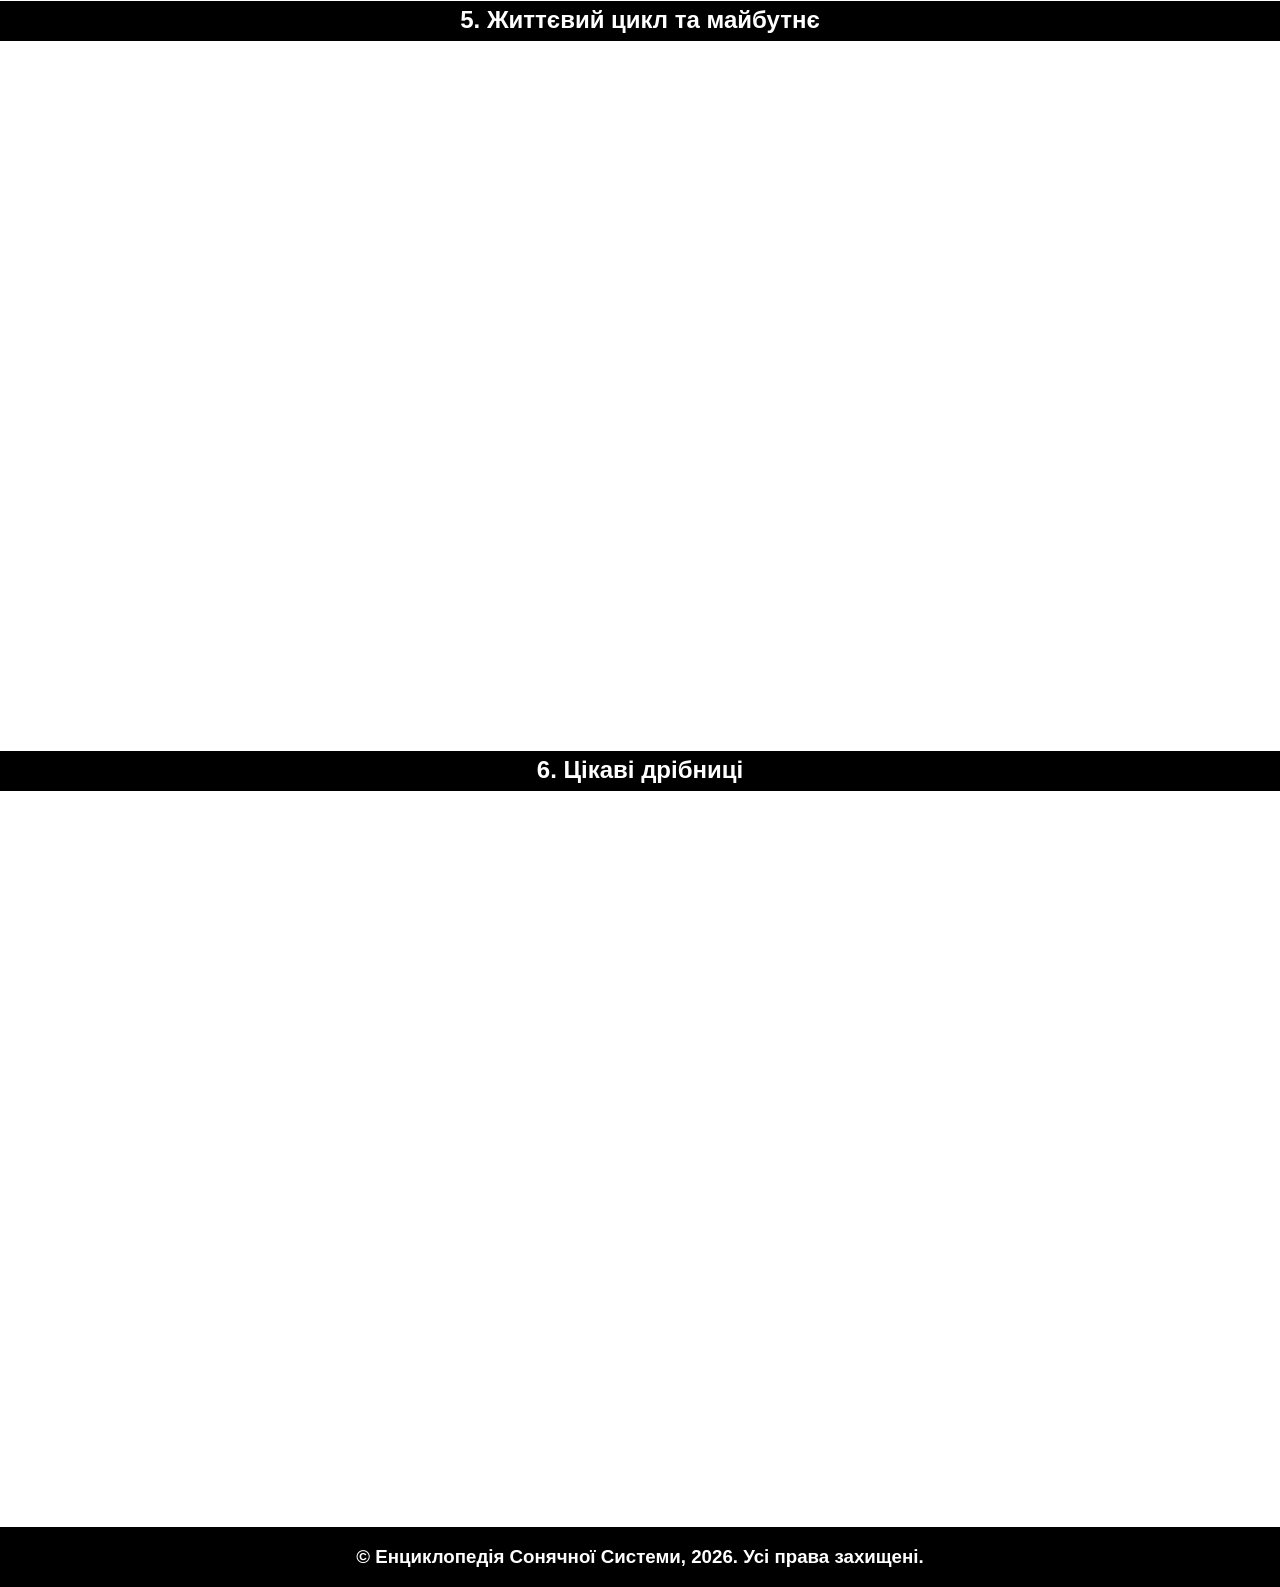
<file: sun.html>
<!DOCTYPE html>
<html lang="uk">

<head>
    <meta charset="UTF-8">
    <meta name="viewport" content="width=device-width, initial-scale=1.0">
    <title> Енциклопедія Сонячної Системи | Сонце </title>
    <link rel="stylesheet" href="main.css">
</head>

<body> 

<header>
    <h1> Сонце </h1>
</header>

<nav>
    <a href="index.html" class="go-back-btn">← Повернутися до Сонячної Системи</a>
</nav>

    <div class="sticky-fact-theme">
        <h2> 1. Масштаби та фізичні характеристики </h2>
    </div>

    <div class="fact-container">
        <div class="fact">
            <h2>Центральна вага</h2>
            <p>Сонце зосереджує в собі приблизно 99,86% усієї маси Сонячної системи. Решта 0,14% припадає на планети (переважно Юпітер), астероїди та комети.</p>
        </div>

        <div class="fact">
            <h2>Гігантьскі розміри</h2>
            <p>Діаметр Сонця становить близько 1.39 мільйона кілометрів. Це означає, що всередині нього могли б поміститися приблизно 1,3 мільйона планет розміром із Землю.</p>
        </div>

        <div class="fact">
            <h2>Хімічний склад</h2>
            <p>Сонце складається переважно з водню (~73%) та гелію (~25%). Решта 2% — це важчі елементи, такі як кисень, вуглець, неоні та залізо.</p>
        </div>

        <div class="fact">
            <h2>Класифікація</h2>
            <p>За зоряною класифікацією Сонце є жовтим карликом (спектральний клас G2V). "V" означає, що воно знаходиться на головній послідовності, тобто у самому розквіті сил.</p>
        </div>

        <div class="fact">
            <h2>Гравітаційний монстр</h2>
            <p>Сила тяжіння на поверхні Сонця у 28 разів перевищує земну. Людина вагою 70 кг на Сонці важила б майже 2 тонни.</p>
        </div>
    </div>

    <div class="sticky-fact-theme">
        <h2>2. Енергія та температура</h2>
    </div>

    <div class="fact-container">
        <div class="fact">
            <h2>Ядерний синтез</h2>
            <p>Енергія Сонця генерується в ядрі шляхом термоядерної реакції, де водень перетворюється на гелій. Щосекунди Сонце "спалює" близько 600 мільйонів тонн водню.</p>
        </div>

        <div class="fact">
            <h2>Екстремальне ядро</h2>
            <p>Температура в центрі Сонця сягає 15 мільйонів градусів Цельсія (15,000,000°C), а тиск у 250 мільярдів разів перевищує земний атмосферний тиск.</p>
        </div>

        <div class="fact">
            <h2>Відносно "холодна" поверхня</h2>
            <p>Видима поверхня Сонця (фотосфера) має температуру лише близько 5,500°C. Це значно менше, ніж у центрі, але все одно достатньо, щоб миттєво випарувати будь-яку речовину.</p>
        </div>

        <div class="fact">
            <h2>Парадокс корони</h2>
            <p>Зовнішня атмосфера Сонця (корона) розігріта до 1–2 мільйонів градусів. Чому вона набагато гарячіша за поверхню — одна з найбільших загадок астрофізики.</p>
        </div>

        <div class="fact">
            <h2>Подорож фотона</h2>
            <p>Світлу потрібно лише 8 хвилин і 20 секунд, щоб дістатися від Сонця до Землі, але енергії, що народилася в ядрі, потрібні десятки тисяч років, щоб пробитися крізь щільні шари Сонця до його поверхні.</p>
        </div>
    </div>

    <div class="sticky-fact-theme">
        <h2>3. Структура та будова</h2>
    </div>

    <div class="fact-container">
        <div class="fact">
            <h2>Чіткі шари</h2>
            <p>Сонце має внутрішню структуру: ядро, зону променистого переносу та конвективну зону. Над ними лежить атмосфера: фотосфера, хромосфера та корона.</p>
        </div>

        <div class="fact">
            <h2>Зона конвекції</h2>
            <p>У зовнішній третині Сонця енергія передається шляхом конвекції — гаряча плазма піднімається вгору, охолоджується і знову опускається, подібно до окропу в каструлі.</p>
        </div>

        <div class="fact">
            <h2>Фотосфера як "дзеркало"</h2>
            <p>Це шар товщиною близько 500 км, який ми бачимо як поверхню. Саме звідси випромінюється більшість сонячного світла. </p>
        </div>

        <div class="fact">
            <h2>Сонячні плями</h2>
            <p>Сонячні плями - це ділянки з інтенсивною магнітною активністю. Вони виглядають темними, бо їхня температура нижча за навколишню (близько 3,800°C).</p>
        </div>

        <div class="fact">
            <h2>Диференціальне обертання</h2>
            <p>Сонце не обертається як тверде тіло. На екваторі воно робить повний оберт за 25 діб, а біля полюсів — за 35 діб.</p>
        </div>
    </div>

    <div class="sticky-fact-theme">
        <h2>4. Магнітна активність та вплив</h2>
    </div>

    <div class="fact-container">
        <div class="fact">
            <h2>Сонячний цикл</h2>
            <p>Активність Сонця змінюється за циклом, який триває приблизно 11 років. У піку циклу кількість плям та спалахів значно зростає.</p>
        </div>

        <div class="fact">
            <h2>Магнітне поле</h2>
            <p>Магнітне поле Сонця настільки потужне, що воно розтягується далеко за межі Плутона, формуючи "геліосферу" — захисний міхур для нашої системи.</p>
        </div>

        <div class="fact">
            <h2>Сонячні спалахи</h2>
            <p>Це найпотужніші вибухові події в Сонячній системі. Один великий спалах може вивільнити енергію, еквівалентну мільярдам водневих бомб.</p>
        </div>

        <div class="fact">
            <h2>Корональні викиди маси (СМЕ)</h2>
            <p>Сонце може викидати в космос величезні хмари плазми вагою в мільярди тонн. Якщо така хмара влучає в Землю, вона викликає магнітні бурі.</p>
        </div>

        <div class="fact">
            <h2>Сонячний вітер</h2>
            <p>Це постійний потік заряджених частинок, що вилітають із Сонця зі швидкістю від 300 до 800 км/с. Саме він формує хвости комет.</p>
        </div>
    </div>

    <div class="sticky-fact-theme">
        <h2>5. Життєвий цикл та майбутнє</h2>
    </div>

    <div class="fact-container">
        <div class="fact">
            <h2>Вік Сонця</h2>
            <p>Нашій зорі приблизно 4,6 мільярда років. Вона знаходиться приблизно на середині свого життєвого шляху.</p>
        </div>

        <div class="fact">
            <h2>Стадія червоного гіганта</h2>
            <p>Приблизно через 5 мільярдів років водень у ядрі вичерпається. Сонце почне розширюватися, поглинаючи Меркурій, Венеру і, можливо, Землю.</p>
        </div>

        <div class="fact">
            <h2>Смерть зорі</h2>
            <p>Після стадії червоного гіганта Сонце скине зовнішні оболонки, утворивши планетарну туманність.</p>
        </div>

        <div class="fact">
            <h2>Білий карлик</h2>
            <p>Ядро, що залишиться, стиснеться до розмірів Землі, ставши білим карликом. Воно буде дуже щільним і світитиметься за рахунок залишкового тепла ще трильйони років.</p>
        </div>

        <div class="fact">
            <h2>Сонце не вибухне як Надново</h2>
            <p>Маси Сонця недостатньо для того, щоб наприкінці життя воно перетворилося на чорну діру або вибухнуло як наднова зоря.</p>
        </div>
    </div>

    <div class="sticky-fact-theme">
        <h2>6. Цікаві дрібниці</h2>
    </div>

    <div class="fact-container">
        <div class="fact">
            <h2>Ідеальна сфера</h2>
            <p>Сонце — один із найбільш сферично правильних об'єктів у природі. Різниця між його полярним та екваторіальним діаметрами становить лише 10 кілометрів.</p>
        </div>

        <div class="fact">
            <h2>Галактична орбіта</h2>
            <p>Сонце рухається навколо центру Галактики (Чумацького Шляху) зі швидкістю 220 км/с. Один повний оберт займає близько 230 мільйонів років.</p>
        </div>

        <div class="fact">
            <h2>Втрата маси</h2>
            <p>Через сонячний вітер та випромінювання енергії Сонце щосекунди втрачає близько 4 мільйонів тонн своєї маси, але через його гігантські розміри це майже не помітно.</p>
        </div>

        <div class="fact">
            <h2>Справжній колір</h2>
            <p>У космосі, Сонце виглядає абсолютно білим. Жовтуватим або червонуватим ми бачимо його лише через розсіювання світла в атмосфері Землі.</p>
        </div>

        <div class="fact">
            <h2>Повне сонячне затемнення</h2>
            <p>Це унікальний збіг обставин. Хоча Сонце у 400 разів більше за Місяць, воно знаходиться у 400 разів далі від Землі, тому на небі вони виглядають однаковими за розміром.</p>
        </div>
    </div>

<footer>
    <h3> © Енциклопедія Сонячної Системи, 2026. Усі права захищені. </h3>
</footer>

</body>
</html>
</file>
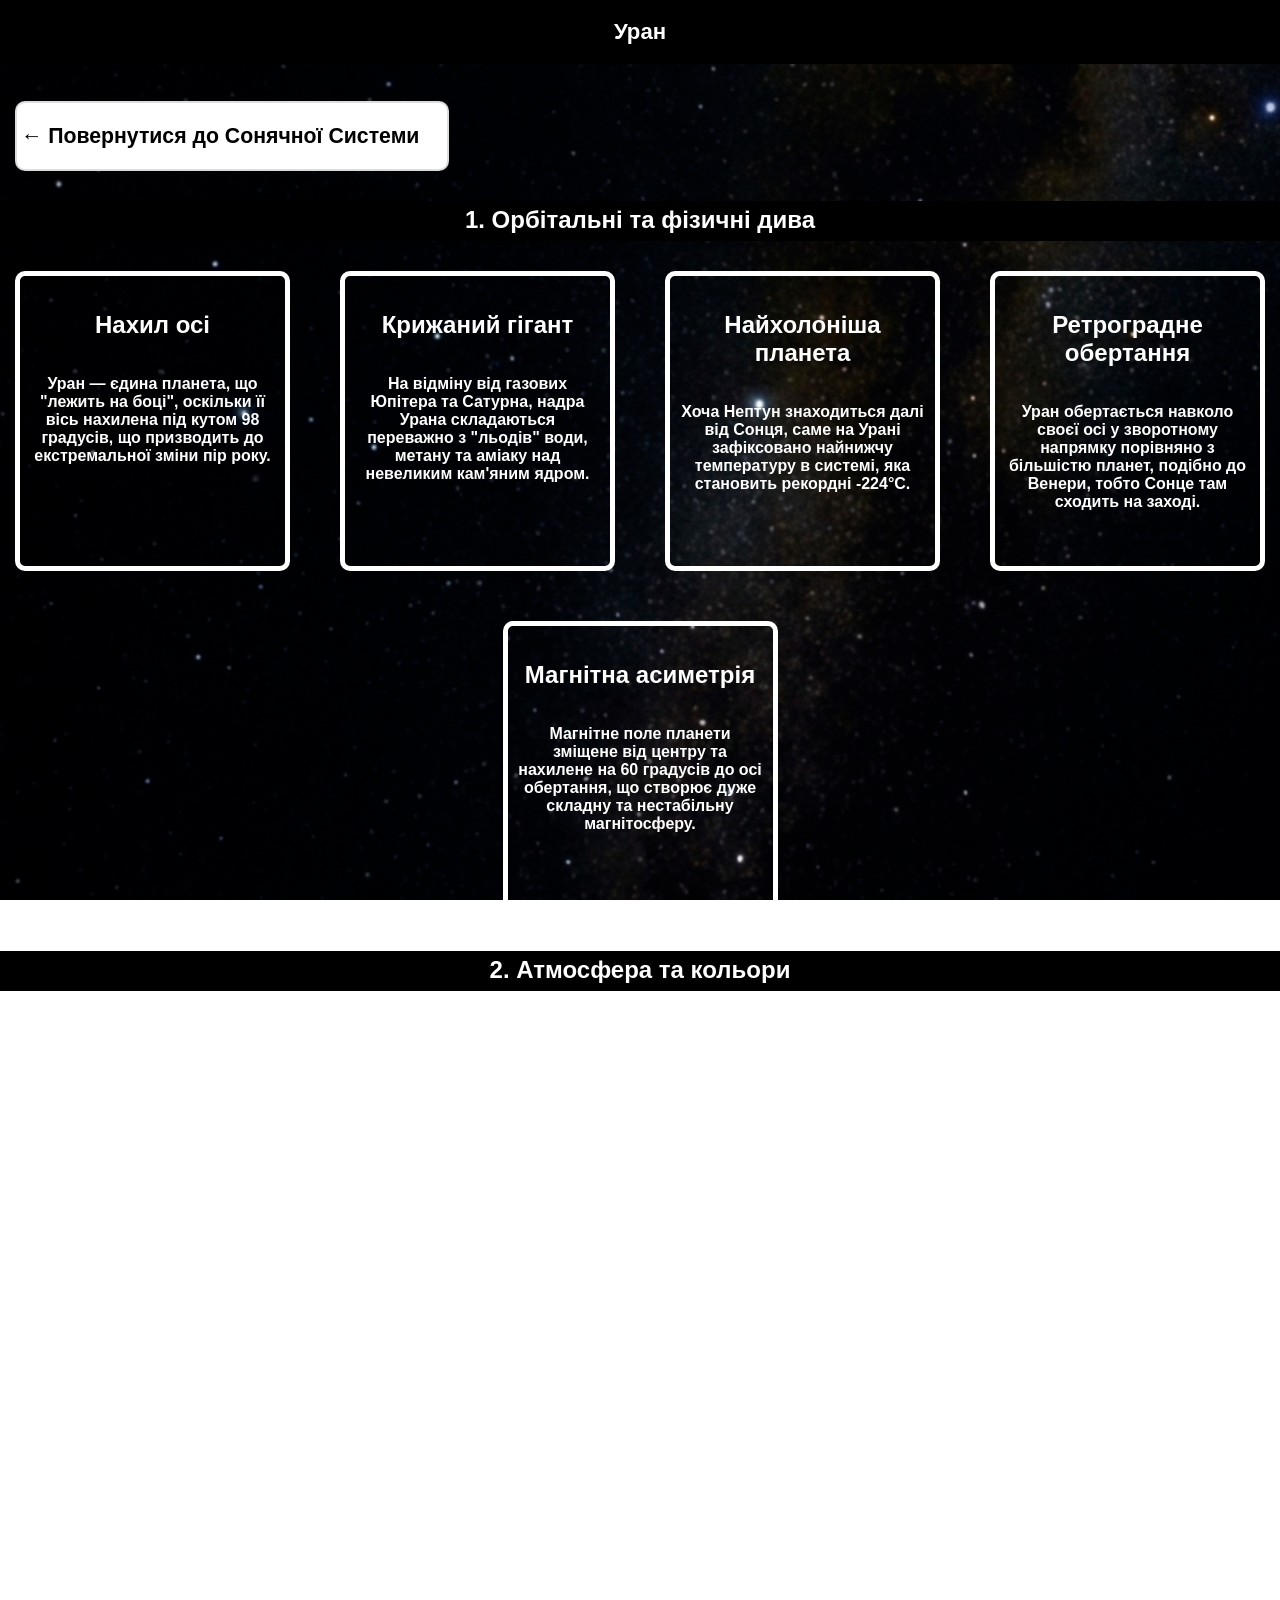
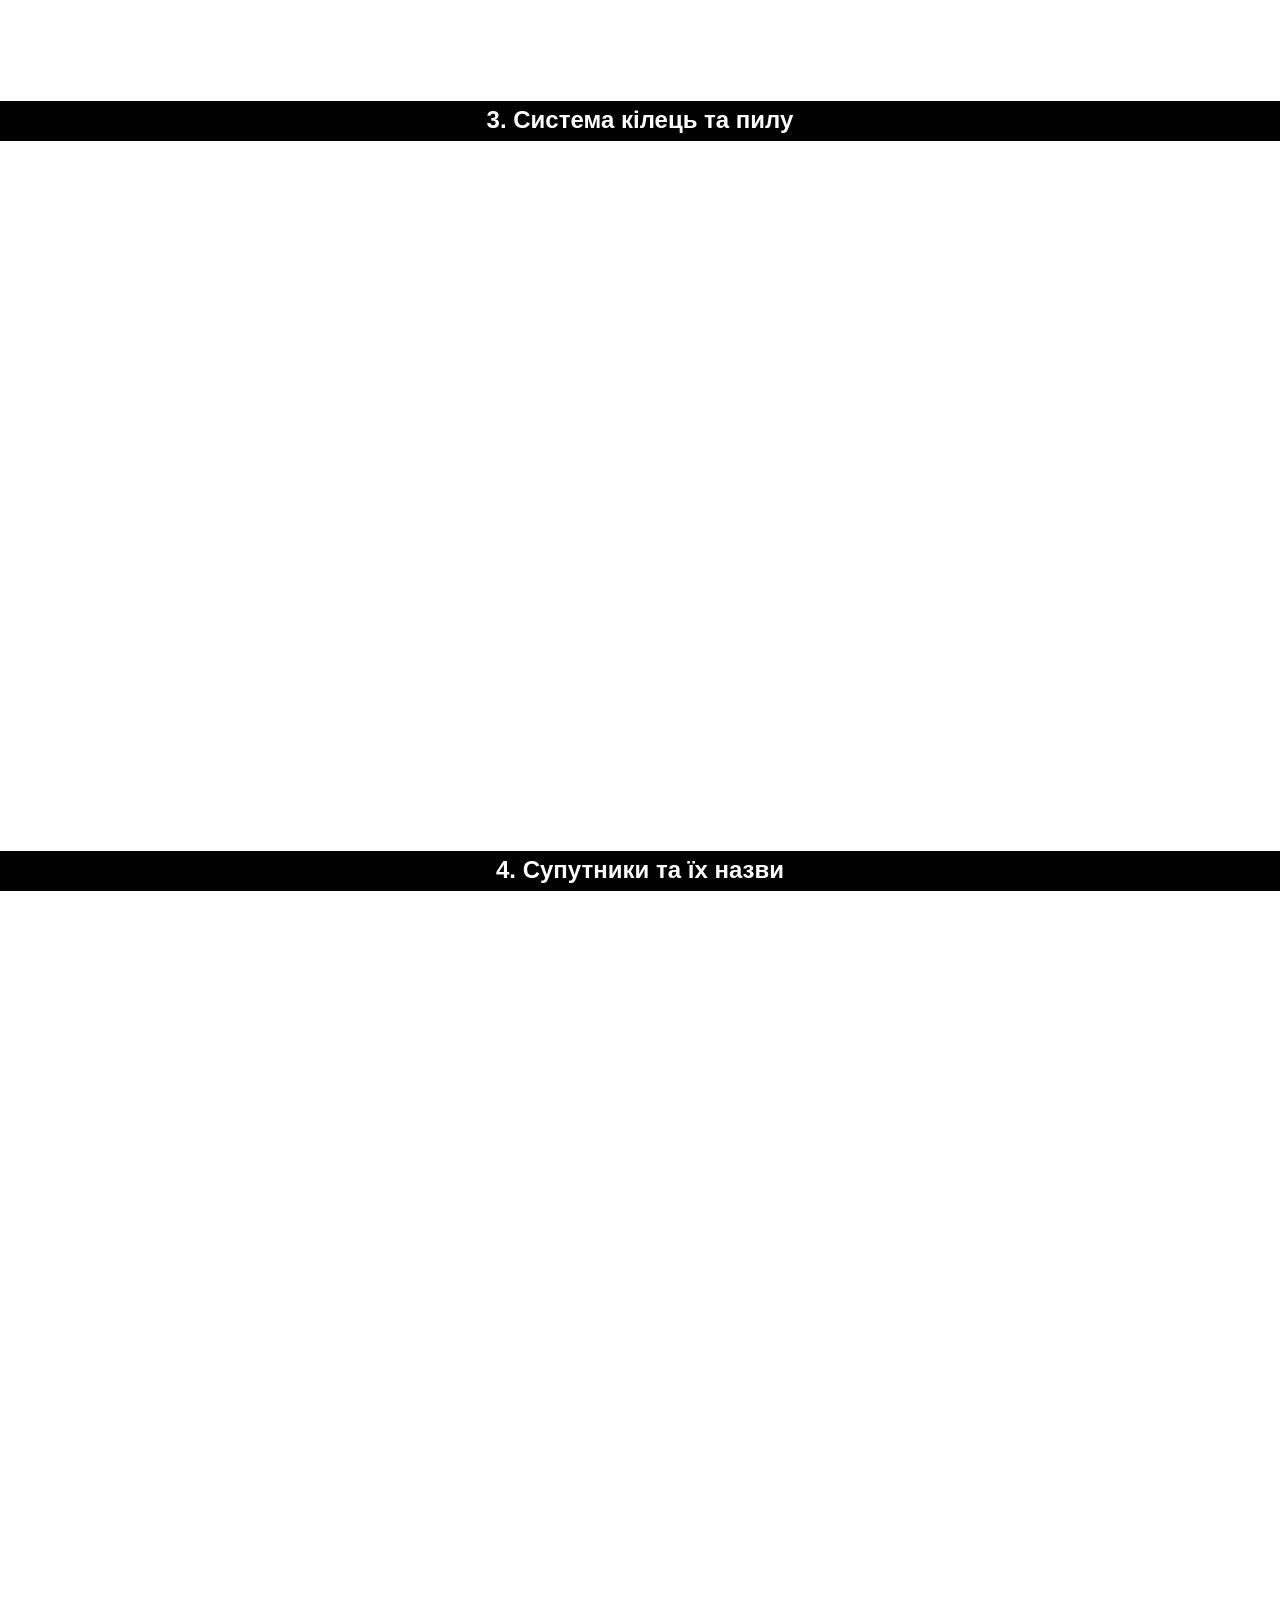
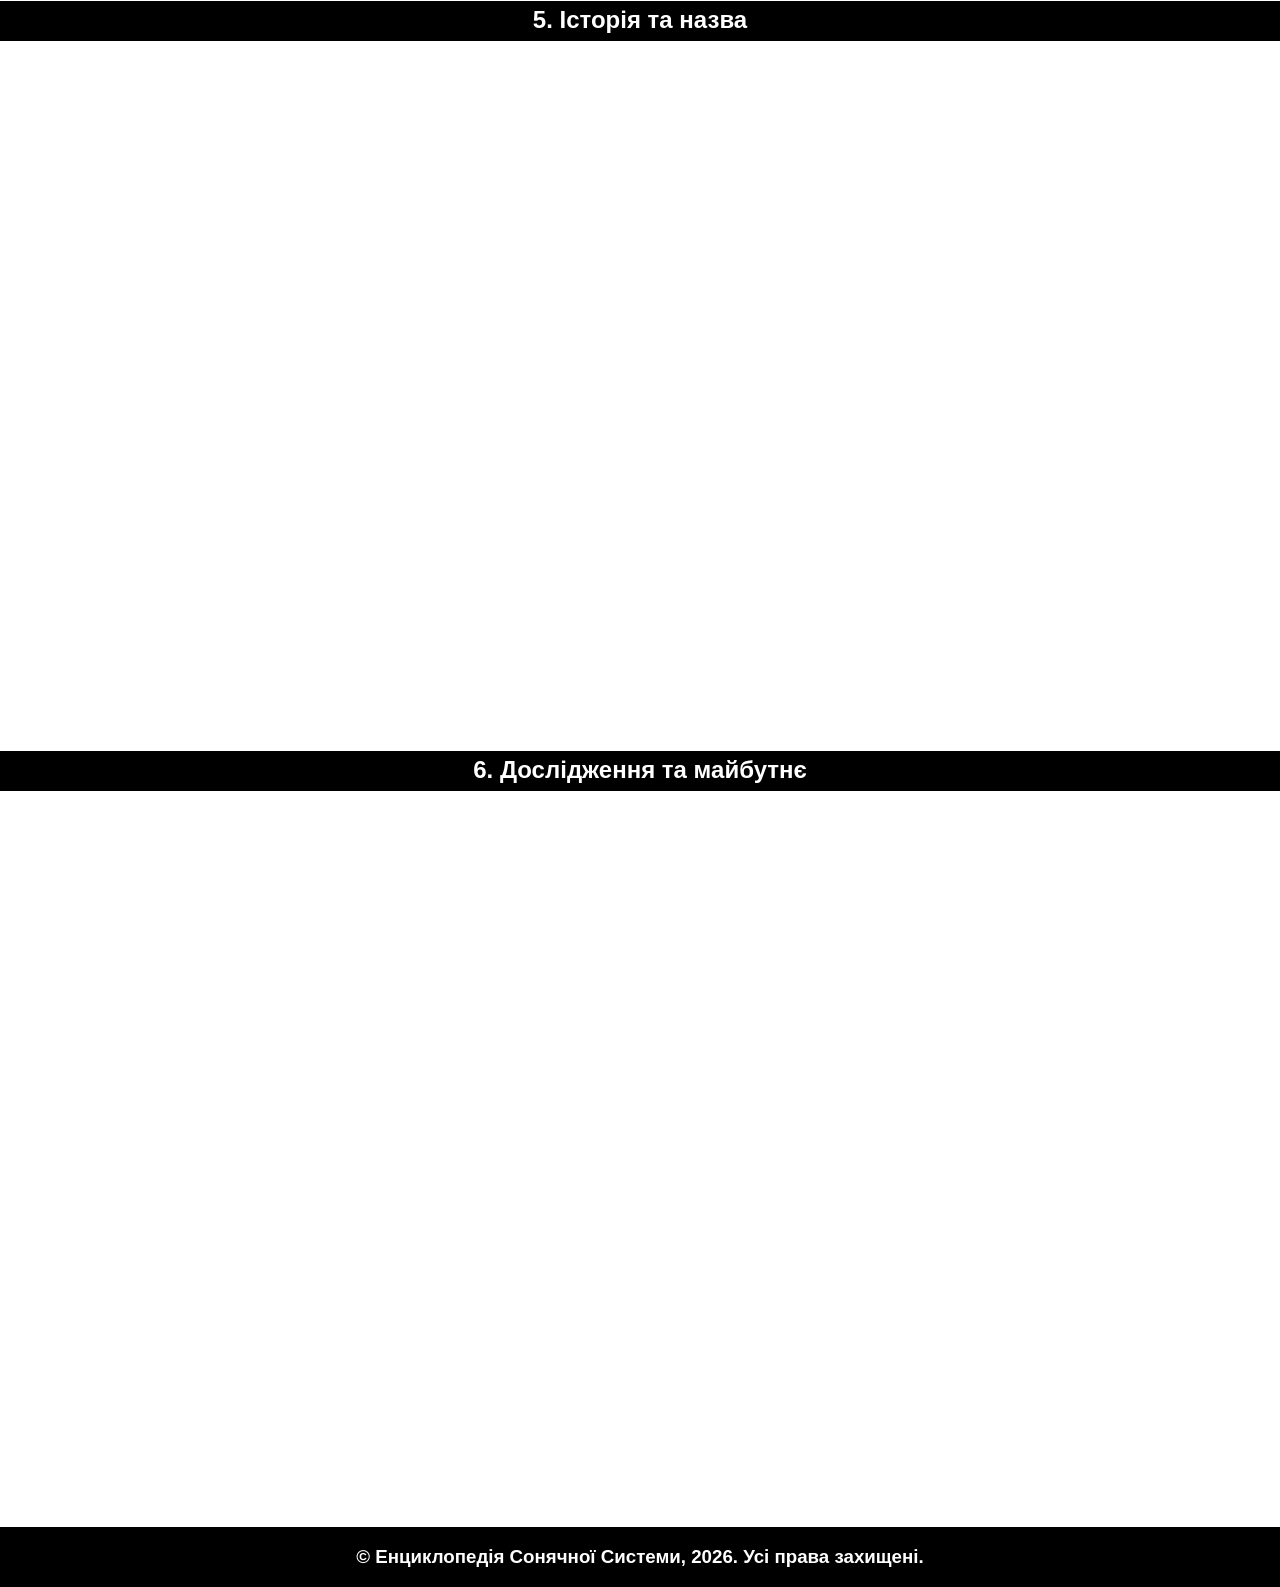
<file: uranus.html>
<!DOCTYPE html>
<html lang="uk">

<head>
    <meta charset="UTF-8">
    <meta name="viewport" content="width=device-width, initial-scale=1.0">
    <title> Енциклопедія Сонячної Системи | Уран </title>
    <link rel="stylesheet" href="main.css">
</head>

<body>
    <header>
        <h1> Уран </h1>
    </header>

    <nav>
        <a href="index.html" class="go-back-btn">← Повернутися до Сонячної Системи</a>
    </nav>

    <div class="sticky-fact-theme">
        <h2>1. Орбітальні та фізичні дива</h2>
    </div>

    <div class="fact-container">
        <div class="fact">
            <h2>Нахил осі</h2>
            <p>Уран — єдина планета, що "лежить на боці", оскільки її вісь нахилена під кутом 98 градусів, що призводить до екстремальної зміни пір року.</p>
        </div>

        <div class="fact">
            <h2>Крижаний гігант</h2>
            <p>На відміну від газових Юпітера та Сатурна, надра Урана складаються переважно з "льодів" води, метану та аміаку над невеликим кам'яним ядром.</p>
        </div>

        <div class="fact">
            <h2>Найхолоніша планета</h2>
            <p>Хоча Нептун знаходиться далі від Сонця, саме на Урані зафіксовано найнижчу температуру в системі, яка становить рекордні -224°C.</p>
        </div>

        <div class="fact">
            <h2>Ретроградне обертання</h2>
            <p>Уран обертається навколо своєї осі у зворотному напрямку порівняно з більшістю планет, подібно до Венери, тобто Сонце там сходить на заході.</p>
        </div>

        <div class="fact">
            <h2>Магнітна асиметрія</h2>
            <p>Магнітне поле планети зміщене від центру та нахилене на 60 градусів до осі обертання, що створює дуже складну та нестабільну магнітосферу.</p>
        </div>
    </div>

    <div class="sticky-fact-theme">
        <h2>2. Атмосфера та кольори</h2>
    </div>

    <div class="fact-container">
        <div class="fact">
            <h2>Метановий відтінок</h2>
            <p>Верхні шари атмосфери поглинають червоне світло через наявність метану, що надає планеті її характерного спокійного блакитно-зеленого кольору.</p>
        </div>

        <div class="fact">
            <h2>Швидкість вітрів</h2>
            <p>Незважаючи на низьку температуру, вітри на Урані можуть досягати швидкості 900 кілометрів на годину, переміщуючи величезні маси крижаних хмар.</p>
        </div>

        <div class="fact">
            <h2>Запах тухлих яєць</h2>
            <p>Вчені виявили, що хмари Урана містять велику кількість сірководню — сполуки, яка надає планеті вкрай неприємного для людини запаху.</p>
        </div>

        <div class="fact">
            <h2>Склад газів</h2>
            <p>Атмосфера планети складається переважно з водню та гелію з домішками метану, який утворює верхній непрозорий шар хмарного покриву планети.</p>
        </div>

        <div class="fact">
            <h2>Спокійний вигляд</h2>
            <p>На відміну від Юпітера, Уран виглядає майже ідеально гладким кулею, оскільки його внутрішнє тепло занадто слабке для активного штормоутворення.</p>
        </div>
    </div>

    <div class="sticky-fact-theme">
        <h2>3. Система кілець та пилу</h2>
    </div>

    <div class="fact-container">
        <div class="fact">
            <h2>Темні кільця</h2>
            <p>Уран має 13 відомих кілець, які є надзвичайно темними та вузькими, що робить їх набагато складнішими для спостереження, ніж кільця Сатурна.</p>
        </div>

        <div class="fact">
            <h2>Склад часток</h2>
            <p>Кільця планети складаються з дуже великих часток діаметром до десяти метрів, які покриті невідомим темним матеріалом, схожим на органіку.</p>
        </div>

        <div class="fact">
            <h2>Відкиття кілець</h2>
            <p>Цікаво, що кільця Урана були відкриті лише у 1977 році випадково, коли планета закрила собою зірку, і астрономи помітили миготіння світла.</p>
        </div>

        <div class="fact">
            <h2>Епсилон-кільце</h2>
            <p>Найяскравіше та найщільніше кільце Урана називається Епсилон; воно утримується на місці двома маленькими супутниками-пастухами — Корделією та Офелією.</p>
        </div>

        <div class="fact">
            <h2>Пил між кільцями</h2>
            <p>Окрім основних щільних структур, навколо планети існують розріджені смуги дрібного пилу, які постійно змінюються під дією сонячного вітру.</p>
        </div>
    </div>

    <div class="sticky-fact-theme">
        <h2>4. Супутники та їх назви</h2>
    </div>

    <div class="fact-container">
        <div class="fact">
            <h2>Шекспірівські імена</h2>
            <p>На відміну від інших планет, супутники Урана названі не на честь міфічних героїв, а на честь персонажів творів Вільяма Шекспіра та Александра Поупа.</p>
        </div>

        <div class="fact">
            <h2>Міранда</h2>
            <p>Цей невеликий місяць має найхаотичніший ландшафт у системі з гігантськими каньйонами глибиною до 20 км, що виглядають як невдало зібраний пазл.</p>
        </div>

        <div class="fact">
            <h2>Титанія та Оберон</h2>
            <p>Це два найбільші супутники планети, які були відкриті Вільямом Гершелем ще у 1787 році і мають склад з льоду та каміння в рівних пропорціях.</p>
        </div>

        <div class="fact">
            <h2>Аріель та Умбріель</h2>
            <p>Ці супутники мають дуже темні поверхні, поцятковані численними кратерами, що свідчить про їхню давню історію та відсутність геологічної активності.</p>
        </div>

        <div class="fact">
            <h2>Кількість супутників</h2>
            <p>На сьогодні астрономам відомо про 28 супутників Урана, більшість з яких є дуже дрібними астероїдами, захопленими гравітацією планети.</p>
        </div>
    </div>

    <div class="sticky-fact-theme">
        <h2>5. Історія та назва</h2>
    </div>

    <div class="fact-container">
        <div class="fact">
            <h2>Перша "телескопічна" планета</h2>
            <p>Уран став першою планетою, відкритою за допомогою телескопа, оскільки він занадто тьмяний, щоб давні люди могли впевнено його бачити.</p>
        </div>

        <div class="fact">
            <h2>Вільям Гершель</h2>
            <p>Видатний астроном відкрив Уран у 1781 році, хоча спочатку помилково прийняв його за комету або туманну зірку через повільний рух по небу.</p>
        </div>

        <div class="fact">
            <h2>Назва на честь бога</h2>
            <p>Планета названа на честь давньогрецького бога неба Урана, що робить її єдиною планетою, назва якої походить із грецької, а не римської міфології.</p>
        </div>

        <div class="fact">
            <h2>Георгієва зірка</h2>
            <p>Гершель спочатку хотів назвати планету на честь короля Георга III, але ця ідея не знайшла підтримки серед наукової спільноти інших країн світу.</p>
        </div>

        <div class="fact">
            <h2>Символ планети</h2>
            <p>Астрономічний символ Урана поєднує в собі символи Марса та Сонця, оскільки Уран вважався небесним світлом, що панує над людською уявою.</p>
        </div>
    </div>

    <div class="sticky-fact-theme">
        <h2>6. Дослідження та майбутнє</h2>
    </div>

    <div class="fact-container">
        <div class="fact">
            <h2>Візит Вояджера-2</h2>
            <p>Єдиним апаратом, що пролітав повз Уран, був "Вояджер-2" у 1986 році, який передав тисячі знімків та основну масу наукових даних про систему.</p>
        </div>

        <div class="fact">
            <h2>Тривалість польоту</h2>
            <p>Сучасним космічним апаратам потрібно від 9 до 15 років, щоб досягти Урана, що робить місії до цієї планети надзвичайно дорогими та складними.</p>
        </div>

        <div class="fact">
            <h2>Очікування місії</h2>
            <p>NASA та ESA активно обговорюють запуск флагманської місії "Uranus Orbiter and Probe" у 2030-х роках для детального вивчення атмосфери та місяців.</p>
        </div>

        <div class="fact">
            <h2>Спостереження Габбла</h2>
            <p>Оскільки нових місій поки немає, основні знання про погоду та кільця ми отримуємо завдяки потужним космічним телескопам із земної орбіти.</p>
        </div>

        <div class="fact">
            <h2>Загадка формування</h2>
            <p>Вчені досі намагаються зрозуміти, як саме Уран опинився на такій далекій орбіті, припускаючи, що він міг мігрувати з центральних районів системи.</p>
        </div>
    </div>

    <footer>
        <h3>© Енциклопедія Сонячної Системи, 2026. Усі права захищені.</h3>
    </footer>

</body>
</html>
</file>
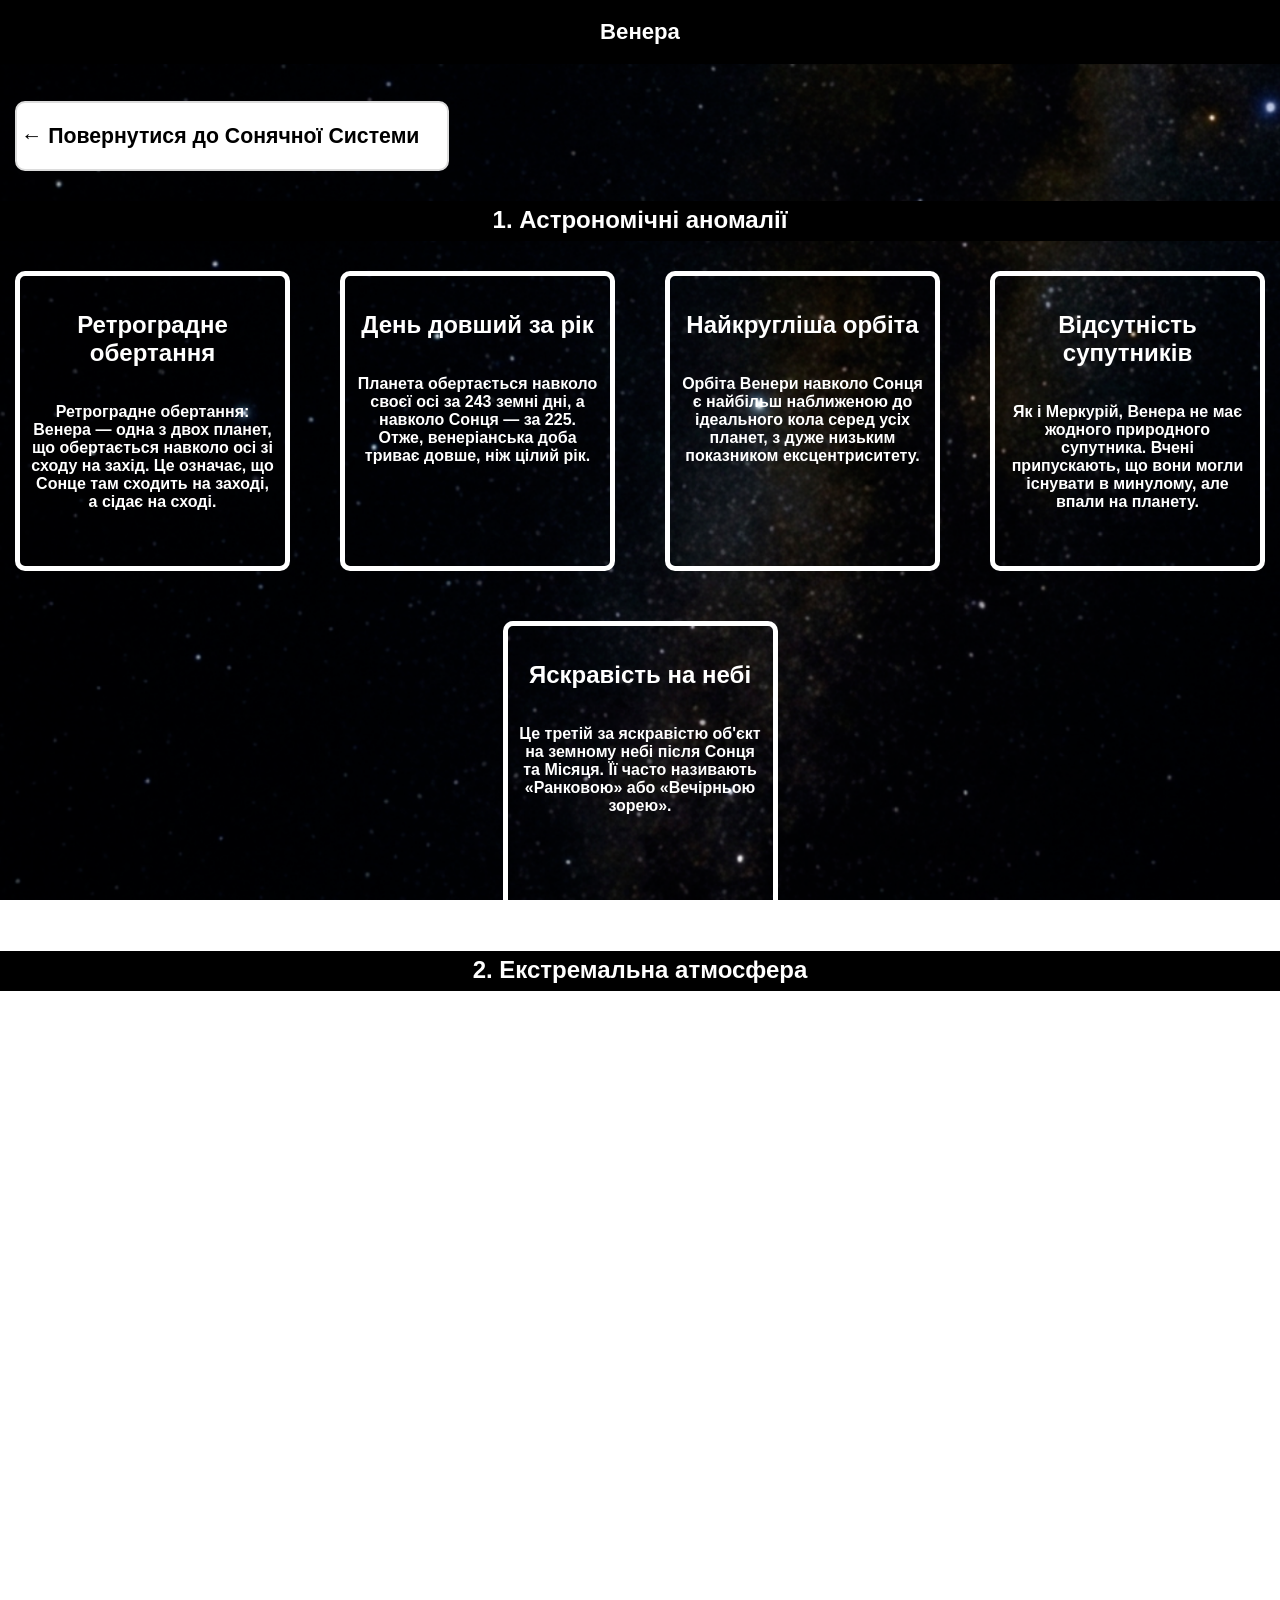
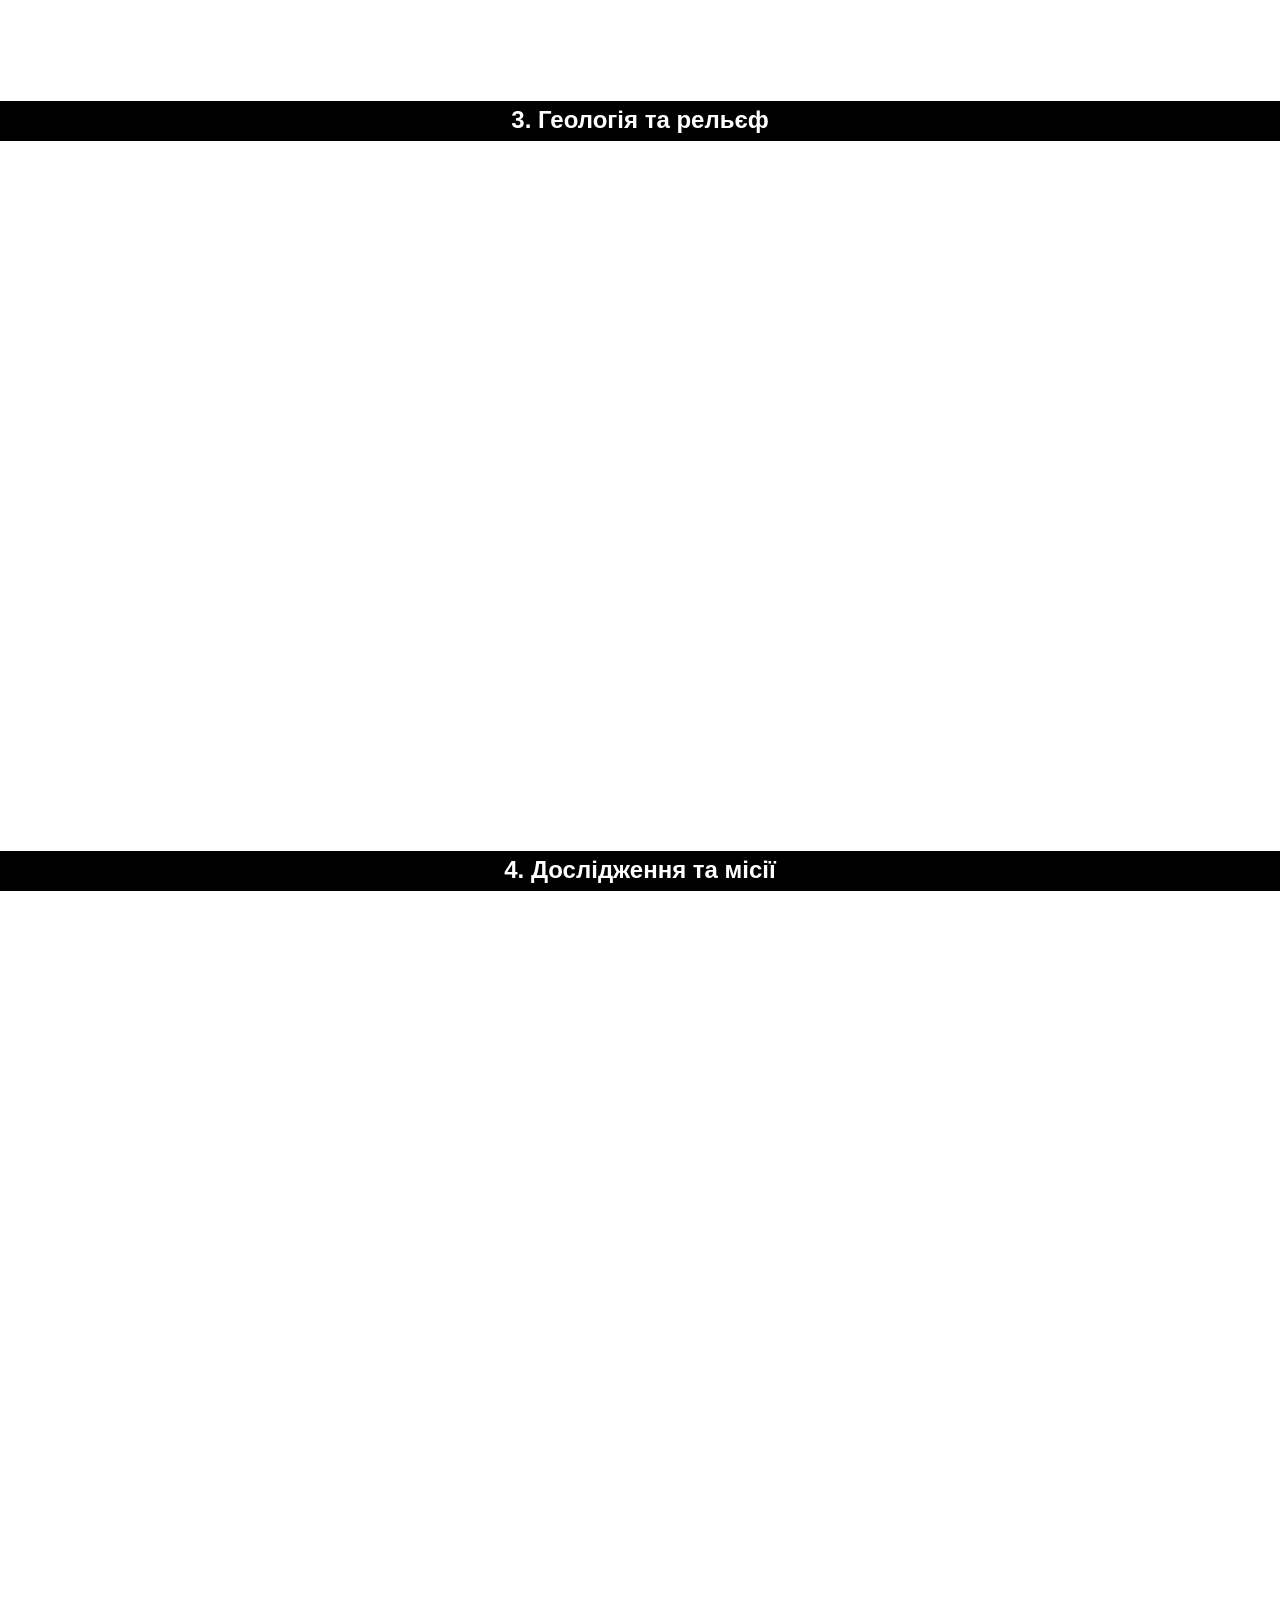
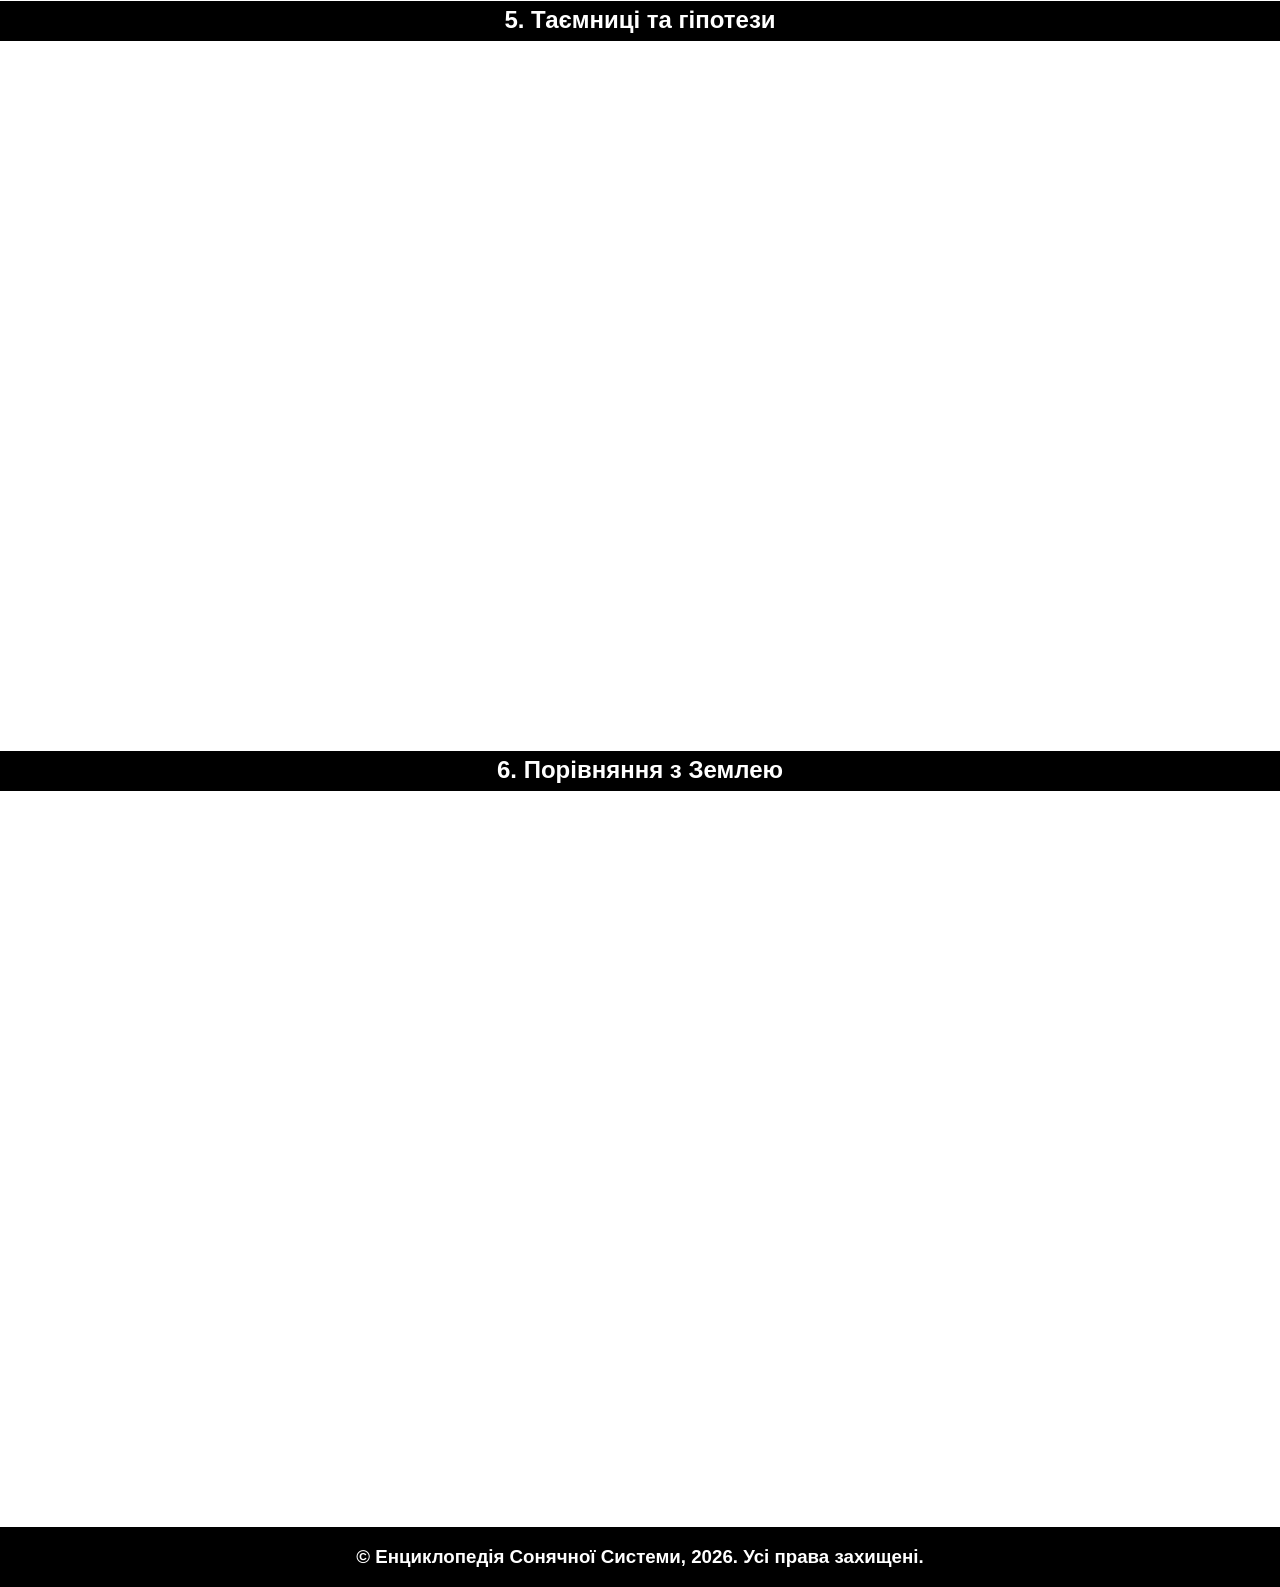
<file: venus.html>
<!DOCTYPE html>
<html lang="uk">

<head>
    <meta charset="UTF-8">
    <meta name="viewport" content="width=device-width, initial-scale=1.0">
    <title> Енциклопедія Сонячної Системи | Венера </title>
    <link rel="stylesheet" href="main.css">
</head>

<body>
    <header>
        <h1>Венера</h1>
    </header>

    <nav>
        <a href="index.html" class="go-back-btn">← Повернутися до Сонячної Системи</a>
    </nav>

    <div class="sticky-fact-theme">
        <h2>1. Астрономічні аномалії</h2>
    </div>

    <div class="fact-container">
        <div class="fact">
            <h2>Ретроградне обертання</h2>
            <p>Ретроградне обертання: Венера — одна з двох планет, що обертається навколо осі зі сходу на захід. Це означає, що Сонце там сходить на заході, а сідає на сході.</p>
        </div>

        <div class="fact">
            <h2>День довший за рік</h2>
            <p>Планета обертається навколо своєї осі за 243 земні дні, а навколо Сонця — за 225. Отже, венеріанська доба триває довше, ніж цілий рік.</p>
        </div>

        <div class="fact">
            <h2>Найкругліша орбіта</h2>
            <p>Орбіта Венери навколо Сонця є найбільш наближеною до ідеального кола серед усіх планет, з дуже низьким показником ексцентриситету.</p>
        </div>

        <div class="fact">
            <h2>Відсутність супутників</h2>
            <p>Як і Меркурій, Венера не має жодного природного супутника. Вчені припускають, що вони могли існувати в минулому, але впали на планету.</p>
        </div>

        <div class="fact">
            <h2>Яскравість на небі</h2>
            <p>Це третій за яскравістю об'єкт на земному небі після Сонця та Місяця. Її часто називають «Ранковою» або «Вечірньою зорею».</p>
        </div>
    </div>

    <div class="sticky-fact-theme">
        <h2>2. Екстремальна атмосфера</h2>
    </div>

    <div class="fact-container">
        <div class="fact">
            <h2>Склад атмосфери</h2>
            <p>Атмосфера Венери на 96% складається з вуглекислого газу. Це створює некерований парниковий ефект, що робить її найгарячішою планетою.</p>
        </div>

        <div class="fact">
            <h2>Пекельна температура</h2>
            <p>Середня температура на поверхні становить близько 465°C. Це вище за температуру плавлення свинцю, цинку та багатьох інших металів.</p>
        </div>

        <div class="fact">
            <h2>Шалений тиск</h2>
            <p>Тиск на поверхні Венери у 92 рази перевищує земний. Це еквівалентно зануренню на глибину близько 900 метрів під воду в земному океані.</p>
        </div>

        <div class="fact">
            <h2>Хмари з кислоти</h2>
            <p>Хмари Венери складаються переважно з крапель сірчаної кислоти. Вони настільки щільні, що повністю приховують поверхню від візуального спостереження.</p>
        </div>

        <div class="fact">
            <h2>Суперротація вітрів</h2>
            <p>Вітри у верхніх шарах атмосфери рухаються зі швидкістю 360 км/год, що у 60 разів швидше за швидкість власного обертання самої планети.</p>
        </div>
    </div>

    <div class="sticky-fact-theme">
        <h2>3. Геологія та рельєф</h2>
    </div>

    <div class="fact-container">
        <div class="fact">
            <h2>Вулканічна планета</h2>
            <p>На Венері більше вулканів, ніж на будь-якій іншій планеті Сонячної системи — понад 1600 великих об'єктів та тисячі дрібних кратерів.</p>
        </div>

        <div class="fact">
            <h2>Молодв поверхня</h2>
            <p>Геологічний вік поверхні становить від 300 до 600 мільйонів років. Це свідчить про те, що планета колись повністю оновилася лавою.</p>
        </div>

        <div class="fact">
            <h2>Рівнини та гори</h2>
            <p>Близько 80% поверхні вкрито гладкими вулканічними рівнинами. Також є два великі «материки» — Земля Іштар та Земля Афродіти.</p>
        </div>

        <div class="fact">
            <h2>Гори Максвелла</h2>
            <p>Це найвищий гірський хребет Венери, піки якого сягають 11 кілометрів заввишки. Це вище за земний Еверест відносно середнього рівня.</p>
        </div>

        <div class="fact">
            <h2>Венеціанські канвли</h2>
            <p>На поверхні виявлено довгі звивисті жолоби, утворені потоками лави. Найдовший з них, Baltis Vallis, тягнеться на понад 6000 кілометрів.</p>
        </div>
    </div>

    <div class="sticky-fact-theme">
        <h2>4. Дослідження та місії</h2>
    </div>

    <div class="fact-container">
        <div class="fact">
            <h2>Радянські "Венери"</h2>
            <p>Серія зондів «Венера» стала першою, що передала знімки з поверхні. Апарат «Венера-13» витримав пекельні умови протягом 127 хвилин.</p>
        </div>

        <div class="fact">
            <h2>Місія Magellan</h2>
            <p>У 1990-х роках апарат NASA за допомогою радара склав карту 98% поверхні планети, виявивши деталі рельєфу крізь непрозорі густі хмари.</p>
        </div>

        <div class="fact">
            <h2>Venus Express</h2>
            <p>Зонд Європейського космічного агентства працював на орбіті 8 років, вивчаючи динаміку атмосфери та виявивши ознаки сучасної вулканічної активності.</p>
        </div>

        <div class="fact">
            <h2>Труднощі посадки</h2>
            <p> Жоден апарат на поверхні не вижив більше двох годин. Висока температура та тиск швидко руйнують електроніку та корпус будь-якого зонда.</p>
        </div>

        <div class="fact">
            <h2>Майбутні місії</h2>
            <p>NASA та ESA готують нові місії (VERITAS, DAVINCI+, EnVision) для вивчення складу атмосфери та пошуку доказів існування океанів у минулому.</p>
        </div>
    </div>

    <div class="sticky-fact-theme">
        <h2>5. Таємниці та гіпотези</h2>
    </div>

    <div class="fact-container">
        <div class="fact">
            <h2>Минуле з водою</h2>
            <p>Вчені вважають, що мільярди років тому на Венері могли бути океани рідкої води та клімат, придатний для життя, поки не стався парниковий ефект.</p>
        </div>

        <div class="fact">
            <h2>Фосфін у хмарах</h2>
            <p>У 2020 році вчені оголосили про виявлення фосфіну в атмосфері. На Землі цей газ виробляється мікробами, що викликало суперечки про життя.</p>
        </div>

        <div class="fact">
            <h2>Сніг із металу</h2>
            <p>На вершинах гір Венери виявлено дивний блискучий шар. Вчені припускають, що це «сніг» із металевих сполук, як-от сульфід свинцю.</p>
        </div>

        <div class="fact">
            <h2>Відсутність магнітосфери</h2>
            <p>Попри схожі із Землею розміри, Венера має дуже слабке магнітне поле. Це може бути наслідком надто повільного обертання ядра.</p>
        </div>

        <div class="fact">
            <h2>Втрата кисню</h2>
            <p>Оскільки планета не має магнітного захисту, сонячний вітер поступово «здуває» водень та кисень з верхніх шарів атмосфери в космос. </p>
        </div>
    </div>

    <div class="sticky-fact-theme">
        <h2>6. Порівняння з Землею</h2>
    </div>

    <div class="fact-container">
        <div class="fact">
            <h2>Планета-близнюк</h2>
            <p>Венеру називають близнюком Землі через схожий розмір (95% діаметра Землі), масу та гравітацію. Людина там відчувала б майже звичну вагу.</p>
        </div>

        <div class="fact">
            <h2>Внутрішня будова</h2>
            <p>Вважається, що Венера має залізне ядро, кам'янисту мантію та кору, подібні за структурою до земних, але без тектоніки плит.</p>
        </div>

        <div class="fact">
            <h2>Різниця в еволюції</h2>
            <p>Хоча планети починали однаково, Венера стала прикладом того, що стається, коли парникові гази накопичуються без природного циклу.</p>
        </div>

        <div class="fact">
            <h2>Освітлення на поверхні</h2>
            <p>Навіть удень на поверхні Венери панують сутінки. Через щільні хмари сонячне світло стає розсіяним і набуває помаранчевого відтінку.</p>
        </div>

        <div class="fact">
            <h2>Близькість до нас</h2>
            <p>Венера є найближчою планетою до Землі. У моменти максимального зближення відстань до неї становить близько 38-41 мільйонів кілометрів.</p>
        </div>
    </div>

    <footer>
        <h3> © Енциклопедія Сонячної Системи, 2026. Усі права захищені. </h3>
    </footer>

</body>
</html>
</file>
<file: main.css>
* body {
    font-family: 'Inter', sans-serif;
    color: white;
    background-image: url('galaxy-sky-alt2.png');
    background-size: cover;
    background-attachment: fixed;
    background-repeat: no-repeat;
    margin: 0;
}

header {
    background-color: black;
    position: sticky;
    top: 0px;
    text-align: center;
    padding-top: 4px;
    padding-bottom: 4px;
    z-index: 9999999999;
}

header h1 {
    font-size: 22.15px;
}

header h2 {
    font-size: 19.8px;
}


nav {
    margin-top: 37.5px;
}

main {
    display: grid;
    grid-template-columns: 1fr 1fr;
    gap: 50px;
    justify-items: center;
}

p {
    font-weight: bold;
    font-size: 16px;
    letter-spacing: 0.2;
}

img {
    max-width: 290px;
    max-height: 290px;
    object-fit: contain;
    margin-top: 10px;
}

.main-redirect-card {
    display: flex;
    flex-direction: column;
    align-items: center;
    height: 550px !important;
    max-width: 475px !important;
    border: 5px solid white;
    border-radius: 10px;
    text-align: center;
    padding: 15px;
    padding-bottom: 40px;
    margin-bottom: 50px;
    grid-column: span 2;
    overflow: visible;
    position: relative;
}

.main-redirect-card img {
    filter: drop-shadow(0 0 4px rgba(255, 255, 255, 0.3));
    transition: filter 0.4s ease-in-out, transform 0.4s ease-in-out;
}

.main-redirect-card img:hover {
    filter: drop-shadow(0 0 6.25px rgba(255, 255, 255, 0.85));
    transition: filter 0.4s ease-in-out, transform 0.4s ease-in-out;
}

.main-redirect-card img:active {
    filter: drop-shadow(0 0 6.25px rgba(255, 255, 255, 0.925));
    transition: filter 0.4s ease-in-out, transform 0.4s ease-in-out;
}

.redirect-card {
    height: 550px !important;
    width: 475px !important;
    border: 5px solid white;
    border-radius: 10px;
    text-align: center;
    padding: 15px;
    padding-bottom: 40px;
    overflow: visible;
    position: relative;
    align-self: start;
    transition: 0.5s ease-in-out, transform 0.5s ease-in-out;
}

.redirect-card img {
    filter: drop-shadow(0 0 4px rgba(255, 255, 255, 0.25));
    transition: filter 0.4s ease-in-out, transform 0.4s ease-in-out;
}

.redirect-card img:hover {
    filter: drop-shadow(0 0 6.25px rgba(255, 255, 255, 0.735));
    transition: filter 0.4s ease-in-out, transform 0.4s ease-in-out;
}

.redirect-card img:active {
    filter: drop-shadow(0 0 6.25px rgba(255, 255, 255, 0.875));
    transition: filter 0.4s ease-in-out, transform 0.4s ease-in-out;
}

.button {
    background-color: white;
    padding: 12.5px;
    border: 3.5px solid rgb(185, 185, 185);
    border-radius: 7px;
    width: 87.5%;
    position: absolute;
    bottom: 40px;
    transition: 0.4s ease-in-out, transform 0.4s ease-in-out
}

.button:hover {
    background-color: cyan;
    border: 3.5px solid #02b5a3;
}

.button:active {
    background-color: #adfff7;
    border: 3.5px solid #65cfc4;
}

.fact {
    padding: 10px;
    padding-top: 15px;
    padding-bottom: 15px;
    text-align: center;
    height: 260px !important;
    width: 245px !important;
    border: 5px solid white;
    border-radius: 10px;
    display: flex;
    flex-direction: column;
    align-items: center;
    transition: 0.55s ease-in-out, transform 0.55s ease-in-out;
}

.fact:hover {
    transform: scale(1.07);
}

a {
    color: black;
    text-decoration: none;
    font-weight: bold;
    font-size: 21.25px;
}

.sticky-fact-theme {
    background-color: black;
    margin-bottom: 30px;
    margin-top: 30px;
    width: 100%;
    height: 40px;
    position: sticky;
    top: 0;
    display: flex;
    flex-direction: column;
    align-items: center;
    display: block !important;
    text-align: center;
    padding: 0 !important;
}

.sticky-fact-theme h2 {
    padding-top: 5px;
}

.button:hover {
    background-color: cyan;
    border: 3.5px solid #02b5a3;
}

.button:active {
    background-color: #adfff7;
    border: 3.5px solid #65cfc4;
}

.go-back-btn {
    width: 33%;
    height: 60px;
    display: flex;
    align-items: center;
    background-color: white;
    padding-left: 4px;
    padding-right: 4px;
    padding-top: 3px;
    padding-bottom: 3px;
    margin-left: 15px;
    border: 2px solid gainsboro;
    border-radius: 10px;
    text-decoration: none;
    transition: 0.4s ease-in-out, transform 0.4s ease-in-out;
}

.go-back-btn:hover {
    background-color: cyan;
    border: 3.5px solid #02b5a3;
}

.go-back-btn:active {
    background-color: #adfff7;
    border: 3.5px solid #65cfc4;
}

.fact-container {
    display: grid;
    grid-template-columns: 1fr 1fr;
    gap: 50px;
    justify-content: center;
    display: flex;
    align-items: column;
    flex-wrap: wrap;
}


footer {
    margin-top: 56px;
    background-color: black;
    display: flex;
    flex-direction: column;
    align-items: center;
}

@media (max-width: 650px) {

    header {
        height: 100px;
        margin-bottom: 12.5px;
    }

    .main-redirect-card {
        height: 350px !important;
        max-width: 255px !important;
    }

    .main-redirect-card p {
        font-size: 12.7px;
    }

    .main-redirect-card h1 {
        font-size: 26px;
    }

    .redirect-card {
        height: 350px !important;
        max-width: 255px !important;
    }

    .redirect-card p {
        font-size: 12.7px;
        margin-bottom: 1000px;
    }

    .redirect-card h1 {
        font-size: 26px;
    }

    .button {
        padding: 7px;
        border: 3px solid rgb(185, 185, 185);
        border-radius: 7px;
        width: 87.5%;
        position: absolute;
        bottom: 20px;
        margin-left: -7.5px;
        margin-bottom: -10px;
    }

    .button a {
        font-size: 19px;
    }

    img {
        max-width: 150px;
        max-height: 150px;
        object-fit: contain;
        margin-top: 10px;
    }
}
</file>
